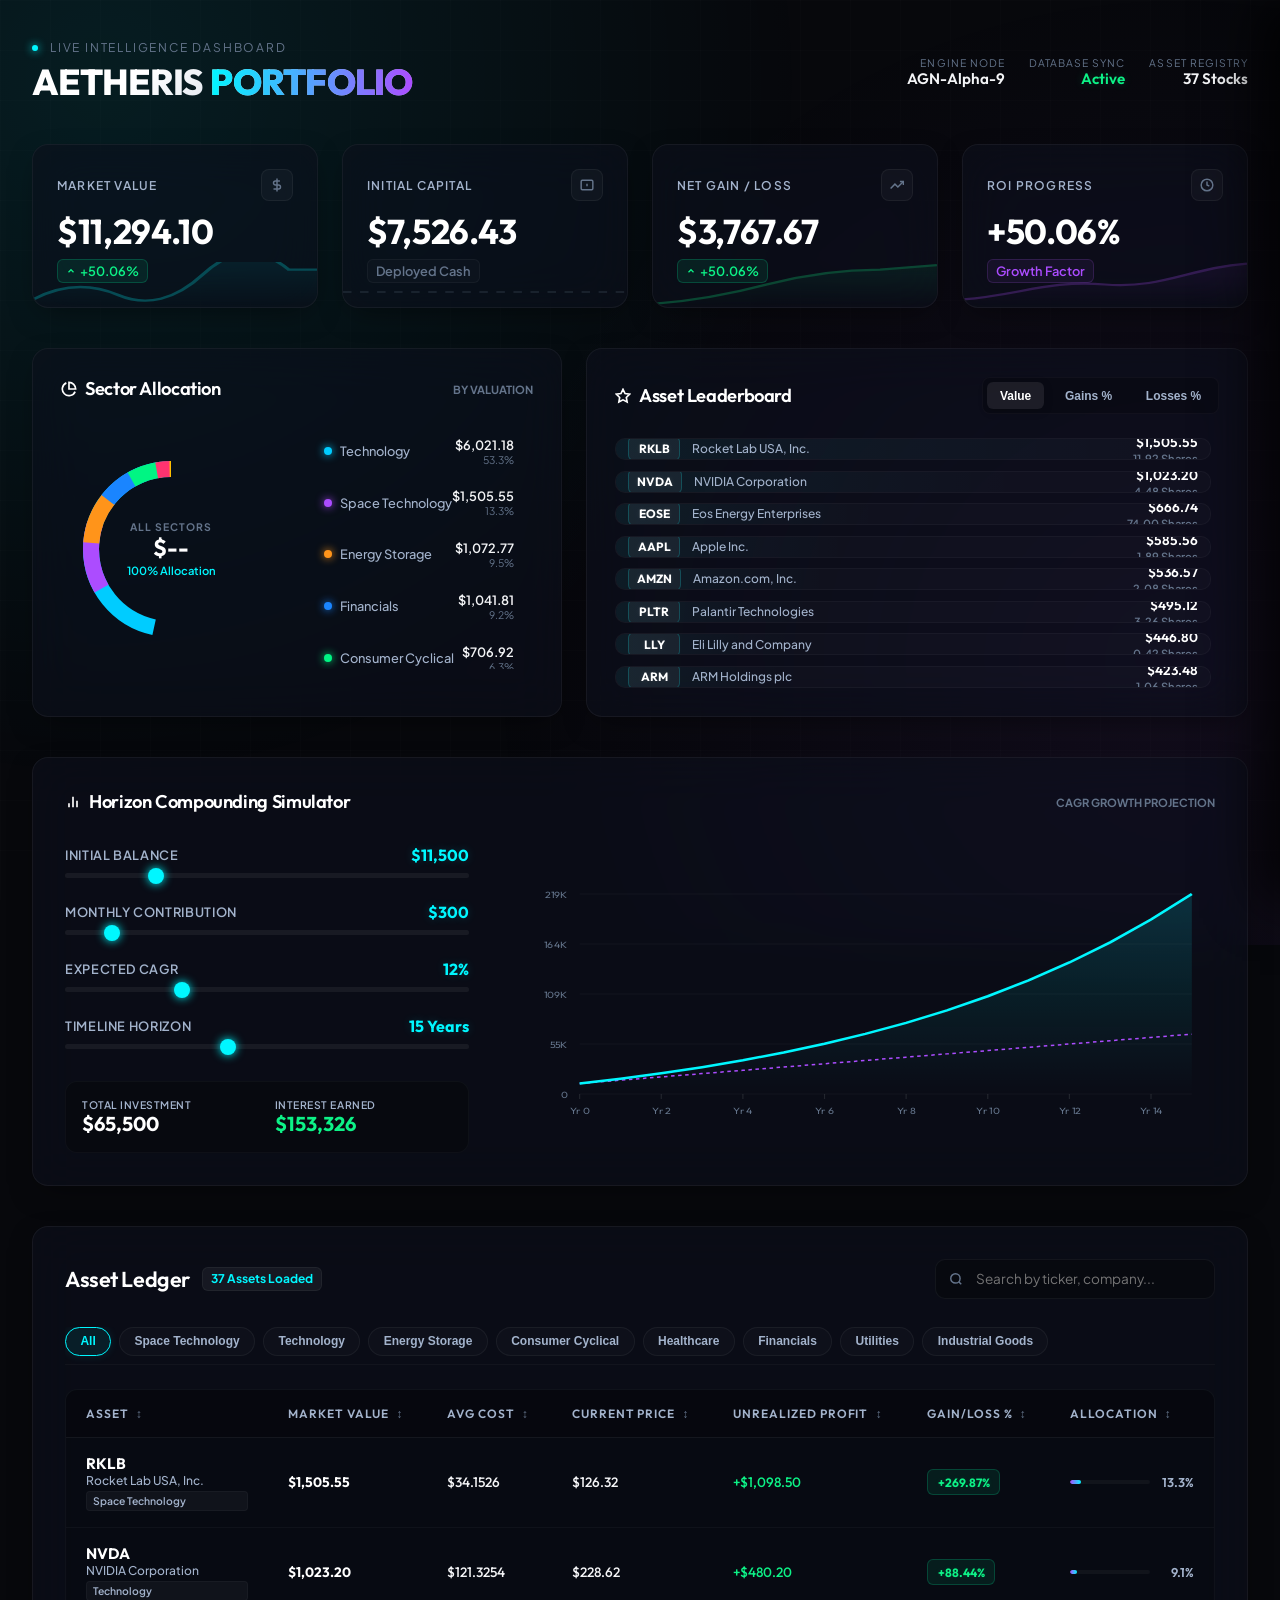
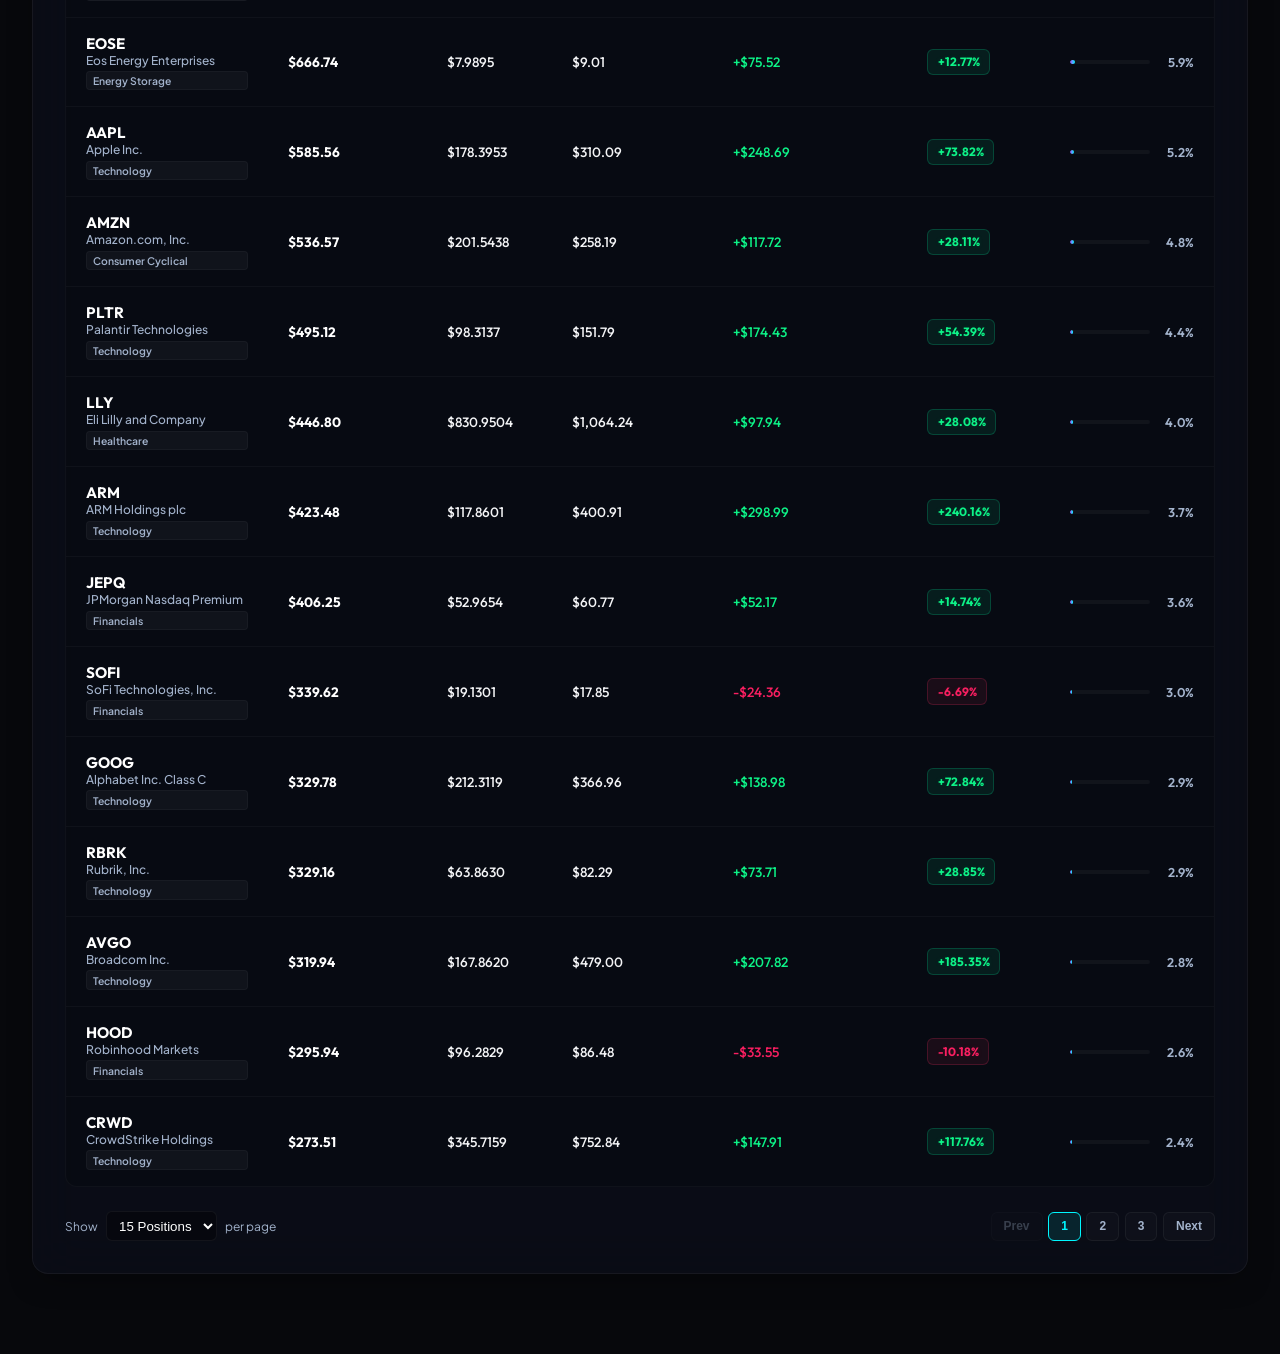
<file: Genie/stock_holder/holdings_dashboard.html>
<!DOCTYPE html>
<html lang="en">
<head>
  <meta charset="UTF-8">
  <meta name="viewport" content="width=device-width, initial-scale=1.0">
  <title>Aetheris // Pop's Premium Portfolio Intelligence</title>
  
  <!-- Premium Fonts -->
  <link rel="preconnect" href="https://fonts.googleapis.com">
  <link rel="preconnect" href="https://fonts.gstatic.com" crossorigin>
  <link href="https://fonts.googleapis.com/css2?family=Outfit:wght@300;400;500;600;700;800&family=Plus+Jakarta+Sans:wght@300;400;500;600;700&display=swap" rel="stylesheet">
  
  <style>
    /* ==========================================
       1. PREMIUM DESIGN SYSTEM VARIABLES & RESET
       ========================================== */
    :root {
      --bg-dark: #07080c;
      --bg-card: rgba(13, 16, 27, 0.65);
      --bg-card-hover: rgba(20, 25, 42, 0.8);
      --border-color: rgba(255, 255, 255, 0.05);
      --border-hover: rgba(0, 242, 254, 0.25);
      
      /* Neon Accents */
      --primary: hsl(182, 100%, 50%);       /* Electric Cyan */
      --primary-rgb: 0, 242, 254;
      --secondary: hsl(272, 100%, 65%);     /* Cyber Purple */
      --secondary-rgb: 157, 78, 221;
      --accent: hsl(212, 100%, 55%);        /* Ice Blue */
      
      /* Semantic Colors */
      --success: hsl(152, 90%, 50%);        /* Vibrant Emerald */
      --success-bg: rgba(0, 245, 160, 0.08);
      --success-border: rgba(0, 245, 160, 0.2);
      --danger: hsl(342, 95%, 55%);         /* Cyber Crimson */
      --danger-bg: rgba(255, 51, 102, 0.08);
      --danger-border: rgba(255, 51, 102, 0.2);
      
      /* Typography Colors */
      --text-primary: #f3f4f6;
      --text-secondary: #a3b3cc;
      --text-muted: #64748b;
      --text-dim: #3d495c;
    }

    * {
      box-sizing: border-box;
      margin: 0;
      padding: 0;
    }

    body {
      background-color: var(--bg-dark);
      color: var(--text-primary);
      font-family: 'Plus Jakarta Sans', -apple-system, sans-serif;
      min-height: 100vh;
      overflow-x: hidden;
      position: relative;
    }

    /* Ambient Glowing Orbs and Sci-Fi Grid */
    body::before {
      content: "";
      position: fixed;
      top: -15%;
      left: -10%;
      width: 120vw;
      height: 120vh;
      background: 
        radial-gradient(circle at 15% 20%, rgba(var(--primary-rgb), 0.09) 0%, transparent 45%),
        radial-gradient(circle at 85% 75%, rgba(var(--secondary-rgb), 0.08) 0%, transparent 45%);
      z-index: -2;
      pointer-events: none;
    }

    body::after {
      content: "";
      position: fixed;
      top: 0;
      left: 0;
      width: 100vw;
      height: 100vh;
      background-size: 50px 50px;
      background-image: 
        linear-gradient(to right, rgba(255, 255, 255, 0.012) 1px, transparent 1px),
        linear-gradient(to bottom, rgba(255, 255, 255, 0.012) 1px, transparent 1px);
      z-index: -1;
      pointer-events: none;
    }

    /* Elegant Custom Scrollbar */
    ::-webkit-scrollbar {
      width: 8px;
      height: 8px;
    }
    ::-webkit-scrollbar-track {
      background: rgba(0, 0, 0, 0.3);
    }
    ::-webkit-scrollbar-thumb {
      background: rgba(255, 255, 255, 0.1);
      border-radius: 10px;
    }
    ::-webkit-scrollbar-thumb:hover {
      background: rgba(var(--primary-rgb), 0.3);
    }

    /* ==========================================
       2. TYPOGRAPHY & LAYOUT UTILITIES
       ========================================== */
    h1, h2, h3, h4 {
      font-family: 'Outfit', sans-serif;
      font-weight: 600;
      letter-spacing: -0.02em;
    }

    .container {
      max-width: 1440px;
      margin: 0 auto;
      padding: 2.5rem 2rem;
    }

    /* Glassmorphic Base Card */
    .glass-card {
      background: var(--bg-card);
      backdrop-filter: blur(24px) saturate(180%);
      -webkit-backdrop-filter: blur(24px) saturate(180%);
      border: 1px solid var(--border-color);
      border-radius: 16px;
      box-shadow: 0 10px 30px -10px rgba(0, 0, 0, 0.5);
      transition: all 0.3s cubic-bezier(0.16, 1, 0.3, 1);
    }

    .glass-card:hover {
      border-color: var(--border-hover);
      box-shadow: 0 15px 40px -10px rgba(0, 0, 0, 0.6), 
                  0 0 20px rgba(var(--primary-rgb), 0.05);
    }

    /* ==========================================
       3. HEADER COMPONENT
       ========================================== */
    header {
      display: flex;
      justify-content: space-between;
      align-items: center;
      margin-bottom: 2.5rem;
      position: relative;
    }

    .brand-group {
      display: flex;
      flex-direction: column;
    }

    .brand-meta {
      display: flex;
      align-items: center;
      gap: 0.75rem;
      font-size: 0.75rem;
      text-transform: uppercase;
      letter-spacing: 0.15em;
      color: var(--text-muted);
      margin-bottom: 0.25rem;
    }

    .live-dot {
      width: 6px;
      height: 6px;
      background-color: var(--primary);
      border-radius: 50%;
      box-shadow: 0 0 8px var(--primary);
      animation: pulse-glow 2s infinite;
    }

    .brand-title {
      font-size: 2.25rem;
      font-weight: 800;
      background: linear-gradient(135deg, #fff 30%, var(--text-secondary) 100%);
      -webkit-background-clip: text;
      -webkit-text-fill-color: transparent;
      display: flex;
      align-items: center;
      gap: 0.5rem;
    }

    .brand-title span {
      background: linear-gradient(90deg, var(--primary) 0%, var(--secondary) 100%);
      -webkit-background-clip: text;
      -webkit-text-fill-color: transparent;
    }

    .system-status {
      display: flex;
      align-items: center;
      gap: 1.5rem;
    }

    .status-item {
      display: flex;
      flex-direction: column;
      align-items: flex-end;
    }

    .status-label {
      font-size: 0.65rem;
      text-transform: uppercase;
      letter-spacing: 0.1em;
      color: var(--text-muted);
    }

    .status-value {
      font-family: 'Outfit', sans-serif;
      font-weight: 600;
      font-size: 0.95rem;
      color: var(--text-primary);
    }

    .status-value.success {
      color: var(--success);
      text-shadow: 0 0 10px rgba(0, 245, 160, 0.2);
    }

    /* ==========================================
       4. TOP KPI CARDS SECTION
       ========================================== */
    .kpi-grid {
      display: grid;
      grid-template-columns: repeat(4, 1fr);
      gap: 1.5rem;
      margin-bottom: 2.5rem;
    }

    .kpi-card {
      padding: 1.5rem;
      position: relative;
      overflow: hidden;
    }

    .kpi-label-row {
      display: flex;
      justify-content: space-between;
      align-items: center;
      margin-bottom: 0.75rem;
    }

    .kpi-label {
      font-size: 0.75rem;
      text-transform: uppercase;
      letter-spacing: 0.1em;
      color: var(--text-secondary);
      font-weight: 600;
    }

    .kpi-icon {
      color: var(--text-muted);
      display: flex;
      align-items: center;
      justify-content: center;
      width: 32px;
      height: 32px;
      border-radius: 8px;
      background: rgba(255, 255, 255, 0.03);
      border: 1px solid rgba(255, 255, 255, 0.05);
    }

    .kpi-value {
      font-family: 'Outfit', sans-serif;
      font-size: 2.15rem;
      font-weight: 700;
      color: #fff;
      line-height: 1.1;
      margin-bottom: 0.5rem;
      letter-spacing: -0.01em;
    }

    .kpi-trend {
      display: inline-flex;
      align-items: center;
      gap: 0.25rem;
      font-size: 0.8rem;
      font-weight: 600;
      padding: 0.2rem 0.5rem;
      border-radius: 6px;
    }

    .kpi-trend.up {
      color: var(--success);
      background: var(--success-bg);
      border: 1px solid var(--success-border);
    }

    .kpi-trend.down {
      color: var(--danger);
      background: var(--danger-bg);
      border: 1px solid var(--danger-border);
    }

    /* Card Micro Sparklines */
    .kpi-sparkline {
      position: absolute;
      bottom: 0;
      left: 0;
      width: 100%;
      height: 45px;
      pointer-events: none;
      opacity: 0.25;
      transition: opacity 0.3s ease;
    }

    .kpi-card:hover .kpi-sparkline {
      opacity: 0.55;
    }

    /* ==========================================
       5. CHARTS & ANALYTICS LAYOUT
       ========================================== */
    .charts-grid {
      display: grid;
      grid-template-columns: 4fr 5fr;
      gap: 1.5rem;
      margin-bottom: 2.5rem;
    }

    .chart-card {
      padding: 1.75rem;
      display: flex;
      flex-direction: column;
      position: relative;
    }

    .chart-header {
      display: flex;
      justify-content: space-between;
      align-items: center;
      margin-bottom: 1.5rem;
    }

    .chart-title {
      font-size: 1.15rem;
      font-weight: 600;
      color: #fff;
      display: flex;
      align-items: center;
      gap: 0.5rem;
    }

    /* Chart Interactive Tabs */
    .chart-tabs {
      display: flex;
      gap: 0.5rem;
      background: rgba(0, 0, 0, 0.2);
      padding: 0.25rem;
      border-radius: 8px;
      border: 1px solid rgba(255, 255, 255, 0.03);
    }

    .tab-btn {
      background: transparent;
      border: none;
      color: var(--text-secondary);
      padding: 0.4rem 0.8rem;
      font-size: 0.75rem;
      font-weight: 600;
      border-radius: 6px;
      cursor: pointer;
      transition: all 0.2s ease;
    }

    .tab-btn.active {
      background: rgba(255, 255, 255, 0.08);
      color: #fff;
      box-shadow: 0 2px 10px rgba(0, 0, 0, 0.2);
    }

    /* Donut Chart Visual Setup */
    .donut-container {
      display: flex;
      align-items: center;
      justify-content: center;
      gap: 2rem;
      height: 250px;
      position: relative;
    }

    .donut-visual-wrapper {
      position: relative;
      width: 220px;
      height: 220px;
    }

    .donut-center-info {
      position: absolute;
      top: 50%;
      left: 50%;
      transform: translate(-50%, -50%);
      text-align: center;
      display: flex;
      flex-direction: column;
      align-items: center;
      width: 140px;
      pointer-events: none;
    }

    .donut-center-label {
      font-size: 0.65rem;
      text-transform: uppercase;
      letter-spacing: 0.1em;
      color: var(--text-muted);
      margin-bottom: 0.15rem;
      font-weight: 700;
    }

    .donut-center-value {
      font-family: 'Outfit', sans-serif;
      font-size: 1.45rem;
      font-weight: 700;
      color: #fff;
      line-height: 1.1;
      margin-bottom: 0.15rem;
    }

    .donut-center-sub {
      font-size: 0.7rem;
      color: var(--primary);
      font-weight: 600;
    }

    /* Sector Legend Styles */
    .donut-legend {
      flex: 1;
      display: flex;
      flex-direction: column;
      gap: 0.5rem;
      max-height: 240px;
      overflow-y: auto;
      padding-right: 0.5rem;
    }

    .legend-item {
      display: flex;
      align-items: center;
      justify-content: space-between;
      padding: 0.4rem 0.6rem;
      border-radius: 8px;
      cursor: pointer;
      transition: all 0.2s ease;
      border: 1px solid transparent;
    }

    .legend-item:hover {
      background: rgba(255, 255, 255, 0.03);
      border-color: rgba(255, 255, 255, 0.05);
    }

    .legend-item.dimmed {
      opacity: 0.25;
    }

    .legend-label-col {
      display: flex;
      align-items: center;
      gap: 0.5rem;
    }

    .legend-color-dot {
      width: 8px;
      height: 8px;
      border-radius: 50%;
    }

    .legend-name {
      font-size: 0.8rem;
      color: var(--text-secondary);
      font-weight: 500;
      white-space: nowrap;
      text-overflow: ellipsis;
      overflow: hidden;
      max-width: 140px;
    }

    .legend-value-col {
      text-align: right;
    }

    .legend-val {
      font-size: 0.8rem;
      font-weight: 600;
      color: var(--text-primary);
    }

    .legend-pct {
      font-size: 0.65rem;
      color: var(--text-muted);
    }

    /* Leaderboards Stack View */
    .leaderboard-container {
      display: flex;
      flex-direction: column;
      gap: 0.65rem;
      height: 250px;
      overflow-y: auto;
      padding-right: 0.5rem;
    }

    .leaderboard-row {
      display: flex;
      align-items: center;
      justify-content: space-between;
      padding: 0.5rem 0.75rem;
      background: rgba(255, 255, 255, 0.02);
      border: 1px solid rgba(255, 255, 255, 0.03);
      border-radius: 10px;
      transition: all 0.25s cubic-bezier(0.16, 1, 0.3, 1);
      position: relative;
      overflow: hidden;
    }

    .leaderboard-row:hover {
      background: rgba(255, 255, 255, 0.04);
      border-color: rgba(255, 255, 255, 0.08);
      transform: translateX(4px);
    }

    /* Background fills represent comparative weight */
    .row-bg-progress {
      position: absolute;
      top: 0;
      left: 0;
      height: 100%;
      background: linear-gradient(90deg, rgba(var(--primary-rgb), 0.035) 0%, rgba(var(--primary-rgb), 0.005) 100%);
      z-index: 1;
      transition: width 0.8s cubic-bezier(0.16, 1, 0.3, 1);
      pointer-events: none;
    }

    .leaderboard-row:hover .row-bg-progress {
      background: linear-gradient(90deg, rgba(var(--primary-rgb), 0.055) 0%, rgba(var(--primary-rgb), 0.005) 100%);
    }

    .row-asset-details {
      display: flex;
      align-items: center;
      gap: 0.75rem;
      z-index: 2;
    }

    .row-ticker-badge {
      font-family: 'Outfit', sans-serif;
      font-size: 0.75rem;
      font-weight: 700;
      color: #fff;
      padding: 0.25rem 0.5rem;
      background: rgba(255, 255, 255, 0.05);
      border-radius: 6px;
      border: 1px solid rgba(255, 255, 255, 0.05);
      min-width: 52px;
      text-align: center;
      text-shadow: 0 0 5px rgba(255,255,255,0.1);
    }

    .row-company-name {
      font-size: 0.75rem;
      color: var(--text-secondary);
      font-weight: 500;
      white-space: nowrap;
      text-overflow: ellipsis;
      overflow: hidden;
      max-width: 170px;
    }

    .row-metrics-col {
      text-align: right;
      z-index: 2;
    }

    .row-val {
      font-family: 'Outfit', sans-serif;
      font-size: 0.85rem;
      font-weight: 600;
      color: #fff;
    }

    .row-subval {
      font-size: 0.7rem;
      font-weight: 600;
    }

    /* ==========================================
       6. INTERACTIVE PROJECTION CALCULATOR CARD
       ========================================== */
    .projection-card {
      margin-bottom: 2.5rem;
      padding: 2rem;
    }

    .projection-grid {
      display: grid;
      grid-template-columns: 4fr 7fr;
      gap: 2.5rem;
      align-items: center;
    }

    .calculator-panel {
      display: flex;
      flex-direction: column;
      gap: 1.5rem;
    }

    .calc-input-group {
      display: flex;
      flex-direction: column;
      gap: 0.5rem;
    }

    .calc-label-row {
      display: flex;
      justify-content: space-between;
      align-items: center;
    }

    .calc-label {
      font-size: 0.8rem;
      font-weight: 600;
      color: var(--text-secondary);
      text-transform: uppercase;
      letter-spacing: 0.05em;
    }

    .calc-val-bubble {
      font-family: 'Outfit', sans-serif;
      font-weight: 700;
      font-size: 1rem;
      color: var(--primary);
      text-shadow: 0 0 10px rgba(var(--primary-rgb), 0.2);
    }

    .calc-slider {
      -webkit-appearance: none;
      width: 100%;
      height: 5px;
      border-radius: 3px;
      background: rgba(255, 255, 255, 0.06);
      outline: none;
      transition: background 0.3s;
    }

    .calc-slider::-webkit-slider-thumb {
      -webkit-appearance: none;
      appearance: none;
      width: 16px;
      height: 16px;
      border-radius: 50%;
      background: var(--primary);
      box-shadow: 0 0 10px var(--primary);
      cursor: pointer;
      transition: transform 0.1s ease;
    }

    .calc-slider::-webkit-slider-thumb:hover {
      transform: scale(1.2);
    }

    .projection-summary {
      display: grid;
      grid-template-columns: 1fr 1fr;
      gap: 1rem;
      background: rgba(0, 0, 0, 0.25);
      border: 1px solid rgba(255, 255, 255, 0.03);
      padding: 1rem;
      border-radius: 12px;
      margin-top: 0.5rem;
    }

    .summary-metric {
      display: flex;
      flex-direction: column;
    }

    .summary-metric-val {
      font-family: 'Outfit', sans-serif;
      font-size: 1.25rem;
      font-weight: 700;
      color: #fff;
    }

    /* Projection SVG Elements */
    .projection-visual-panel {
      position: relative;
      display: flex;
      flex-direction: column;
      align-items: center;
    }

    .projection-svg-wrapper {
      width: 100%;
      height: 250px;
      position: relative;
    }

    .chart-tooltip {
      position: absolute;
      top: 10px;
      left: 10px;
      background: rgba(13, 16, 27, 0.9);
      border: 1px solid rgba(255, 255, 255, 0.1);
      padding: 0.5rem 0.75rem;
      border-radius: 8px;
      pointer-events: none;
      opacity: 0;
      transition: opacity 0.2s ease;
      font-size: 0.75rem;
      z-index: 10;
      box-shadow: 0 5px 15px rgba(0, 0, 0, 0.5);
    }

    /* ==========================================
       7. HOLDINGS LEDGER / DATA TABLE SECTION
       ========================================== */
    .ledger-card {
      padding: 2rem;
      margin-bottom: 2.5rem;
    }

    .ledger-header {
      display: flex;
      justify-content: space-between;
      align-items: center;
      flex-wrap: wrap;
      gap: 1.5rem;
      margin-bottom: 1.75rem;
    }

    .ledger-title-group {
      display: flex;
      align-items: center;
      gap: 0.75rem;
    }

    .ledger-title-count {
      font-size: 0.75rem;
      font-weight: 700;
      padding: 0.2rem 0.5rem;
      background: rgba(255, 255, 255, 0.05);
      border: 1px solid rgba(255, 255, 255, 0.05);
      color: var(--primary);
      border-radius: 6px;
    }

    .ledger-controls {
      display: flex;
      align-items: center;
      gap: 1rem;
      flex-wrap: wrap;
    }

    /* Glowing Search Bar */
    .search-wrapper {
      position: relative;
      min-width: 280px;
    }

    .search-input {
      width: 100%;
      background: rgba(0, 0, 0, 0.25);
      border: 1px solid var(--border-color);
      border-radius: 10px;
      padding: 0.65rem 1rem 0.65rem 2.5rem;
      color: #fff;
      font-family: inherit;
      font-size: 0.85rem;
      outline: none;
      transition: all 0.3s ease;
    }

    .search-input:focus {
      border-color: var(--primary);
      box-shadow: 0 0 15px rgba(var(--primary-rgb), 0.15);
      background: rgba(0, 0, 0, 0.4);
    }

    .search-icon {
      position: absolute;
      left: 0.85rem;
      top: 50%;
      transform: translateY(-50%);
      color: var(--text-muted);
      pointer-events: none;
    }

    /* Filter Chips Container */
    .filter-scroll-container {
      display: flex;
      gap: 0.5rem;
      overflow-x: auto;
      padding-bottom: 0.5rem;
      margin-bottom: 1.5rem;
      border-bottom: 1px solid rgba(255, 255, 255, 0.03);
    }

    .filter-chip {
      background: rgba(255, 255, 255, 0.02);
      border: 1px solid rgba(255, 255, 255, 0.05);
      color: var(--text-secondary);
      padding: 0.4rem 0.9rem;
      font-size: 0.75rem;
      font-weight: 600;
      border-radius: 20px;
      cursor: pointer;
      white-space: nowrap;
      transition: all 0.2s cubic-bezier(0.16, 1, 0.3, 1);
    }

    .filter-chip:hover {
      background: rgba(255, 255, 255, 0.05);
      border-color: rgba(255, 255, 255, 0.1);
      color: #fff;
    }

    .filter-chip.active {
      background: rgba(var(--primary-rgb), 0.08);
      border-color: var(--primary);
      color: var(--primary);
      box-shadow: 0 0 10px rgba(var(--primary-rgb), 0.1);
    }

    /* Breathtaking Table Layout */
    .table-responsive {
      width: 100%;
      overflow-x: auto;
      border-radius: 12px;
      background: rgba(0, 0, 0, 0.15);
      border: 1px solid rgba(255, 255, 255, 0.03);
    }

    table {
      width: 100%;
      border-collapse: collapse;
      text-align: left;
      font-size: 0.85rem;
    }

    th {
      font-family: 'Outfit', sans-serif;
      font-weight: 600;
      text-transform: uppercase;
      font-size: 0.75rem;
      letter-spacing: 0.08em;
      color: var(--text-secondary);
      padding: 1rem 1.25rem;
      border-bottom: 1px solid rgba(255, 255, 255, 0.05);
      background: rgba(0, 0, 0, 0.2);
      cursor: pointer;
      user-select: none;
      transition: background 0.2s;
    }

    th:hover {
      background: rgba(255, 255, 255, 0.03);
      color: #fff;
    }

    .sort-indicator {
      display: inline-flex;
      margin-left: 0.25rem;
      color: var(--text-muted);
    }

    td {
      padding: 1rem 1.25rem;
      border-bottom: 1px solid rgba(255, 255, 255, 0.03);
      color: var(--text-primary);
      transition: background 0.2s;
    }

    tr {
      cursor: pointer;
      transition: all 0.2s cubic-bezier(0.16, 1, 0.3, 1);
    }

    tr:last-child td {
      border-bottom: none;
    }

    tr:hover td {
      background: rgba(255, 255, 255, 0.02);
    }

    tr.highlighted td {
      background: rgba(var(--primary-rgb), 0.02);
      border-bottom-color: rgba(var(--primary-rgb), 0.1);
    }

    /* Elegant Custom Badges */
    .td-asset {
      display: flex;
      flex-direction: column;
    }

    .td-ticker {
      font-family: 'Outfit', sans-serif;
      font-weight: 700;
      color: #fff;
      font-size: 0.95rem;
      display: flex;
      align-items: center;
      gap: 0.5rem;
    }

    .td-company {
      font-size: 0.75rem;
      color: var(--text-secondary);
      font-weight: 500;
      white-space: nowrap;
      text-overflow: ellipsis;
      overflow: hidden;
      max-width: 180px;
    }

    .sector-badge {
      font-size: 0.65rem;
      font-weight: 600;
      padding: 0.15rem 0.4rem;
      border-radius: 4px;
      background: rgba(255, 255, 255, 0.04);
      color: var(--text-secondary);
      border: 1px solid rgba(255, 255, 255, 0.03);
      display: inline-block;
      margin-top: 0.2rem;
    }

    .numeric-cell {
      font-family: 'Outfit', sans-serif;
      font-weight: 500;
    }

    .bold-numeric {
      font-weight: 700;
      color: #fff;
    }

    .pill-badge {
      display: inline-flex;
      align-items: center;
      gap: 0.25rem;
      padding: 0.3rem 0.6rem;
      border-radius: 6px;
      font-size: 0.75rem;
      font-weight: 700;
      font-family: 'Outfit', sans-serif;
    }

    .pill-badge.up {
      color: var(--success);
      background: var(--success-bg);
      border: 1px solid var(--success-border);
      text-shadow: 0 0 5px rgba(0, 245, 160, 0.1);
    }

    .pill-badge.down {
      color: var(--danger);
      background: var(--danger-bg);
      border: 1px solid var(--danger-border);
      text-shadow: 0 0 5px rgba(255, 51, 102, 0.1);
    }

    /* Allocation Progress Bar */
    .allocation-bar-container {
      display: flex;
      align-items: center;
      gap: 0.75rem;
      min-width: 120px;
    }

    .allocation-bar-track {
      flex: 1;
      height: 4px;
      background: rgba(255, 255, 255, 0.04);
      border-radius: 2px;
      overflow: hidden;
      position: relative;
    }

    .allocation-bar-fill {
      height: 100%;
      background: linear-gradient(90deg, var(--secondary) 0%, var(--primary) 100%);
      border-radius: 2px;
      transition: width 0.8s cubic-bezier(0.16, 1, 0.3, 1);
    }

    .allocation-text {
      font-family: 'Outfit', sans-serif;
      font-size: 0.8rem;
      font-weight: 600;
      color: var(--text-secondary);
      min-width: 32px;
      text-align: right;
    }

    /* Pagination Footer Container */
    .pagination-footer {
      display: flex;
      justify-content: space-between;
      align-items: center;
      margin-top: 1.5rem;
      flex-wrap: wrap;
      gap: 1rem;
    }

    .entries-selector-group {
      display: flex;
      align-items: center;
      gap: 0.5rem;
      font-size: 0.75rem;
      color: var(--text-secondary);
    }

    .entries-select {
      background: rgba(0, 0, 0, 0.3);
      border: 1px solid var(--border-color);
      color: #fff;
      padding: 0.35rem 0.5rem;
      border-radius: 6px;
      outline: none;
      cursor: pointer;
    }

    .pagination-controls {
      display: flex;
      align-items: center;
      gap: 0.35rem;
    }

    .page-btn {
      background: rgba(255, 255, 255, 0.02);
      border: 1px solid rgba(255, 255, 255, 0.05);
      color: var(--text-secondary);
      padding: 0.4rem 0.75rem;
      font-size: 0.75rem;
      font-weight: 600;
      border-radius: 6px;
      cursor: pointer;
      transition: all 0.2s ease;
      display: flex;
      align-items: center;
      justify-content: center;
    }

    .page-btn:hover:not(:disabled) {
      background: rgba(255, 255, 255, 0.06);
      color: #fff;
      border-color: rgba(255, 255, 255, 0.1);
    }

    .page-btn.active {
      background: rgba(var(--primary-rgb), 0.1);
      border-color: var(--primary);
      color: var(--primary);
    }

    .page-btn:disabled {
      opacity: 0.3;
      cursor: not-allowed;
    }

    /* ==========================================
       8. SIDE PANEL DETAILS DRAWER
       ========================================== */
    .drawer-overlay {
      position: fixed;
      top: 0;
      left: 0;
      width: 100vw;
      height: 100vh;
      background: rgba(4, 5, 8, 0.5);
      backdrop-filter: blur(8px);
      z-index: 1000;
      opacity: 0;
      pointer-events: none;
      transition: opacity 0.3s ease;
    }

    .drawer-overlay.active {
      opacity: 1;
      pointer-events: all;
    }

    .details-drawer {
      position: fixed;
      top: 0;
      right: 0;
      width: 440px;
      height: 100vh;
      background: rgba(10, 12, 22, 0.92);
      backdrop-filter: blur(40px) saturate(180%);
      border-left: 1px solid rgba(255, 255, 255, 0.08);
      z-index: 1001;
      transform: translateX(100%);
      transition: transform 0.4s cubic-bezier(0.16, 1, 0.3, 1);
      box-shadow: -20px 0 50px rgba(0, 0, 0, 0.8);
      display: flex;
      flex-direction: column;
      padding: 2.25rem;
      overflow-y: auto;
    }

    .details-drawer.active {
      transform: translateX(0);
    }

    .drawer-header {
      display: flex;
      justify-content: space-between;
      align-items: center;
      margin-bottom: 2rem;
    }

    .drawer-close-btn {
      background: rgba(255, 255, 255, 0.04);
      border: 1px solid rgba(255, 255, 255, 0.05);
      color: var(--text-secondary);
      border-radius: 50%;
      width: 32px;
      height: 32px;
      display: flex;
      align-items: center;
      justify-content: center;
      cursor: pointer;
      transition: all 0.2s ease;
    }

    .drawer-close-btn:hover {
      background: rgba(255, 51, 102, 0.1);
      color: var(--danger);
      border-color: rgba(255, 51, 102, 0.2);
    }

    .drawer-asset-profile {
      margin-bottom: 2rem;
    }

    .drawer-ticker-row {
      display: flex;
      align-items: center;
      justify-content: space-between;
    }

    .drawer-ticker {
      font-family: 'Outfit', sans-serif;
      font-size: 2.25rem;
      font-weight: 800;
      color: #fff;
    }

    .drawer-company {
      font-size: 0.95rem;
      color: var(--text-secondary);
      font-weight: 500;
      margin-top: 0.15rem;
      margin-bottom: 0.75rem;
    }

    .drawer-badge-grid {
      display: flex;
      gap: 0.5rem;
    }

    .drawer-badge {
      font-size: 0.7rem;
      font-weight: 600;
      padding: 0.25rem 0.6rem;
      border-radius: 6px;
      background: rgba(255, 255, 255, 0.03);
      border: 1px solid rgba(255, 255, 255, 0.05);
      color: var(--text-secondary);
    }

    .drawer-badge.colored {
      background: rgba(var(--primary-rgb), 0.06);
      border-color: rgba(var(--primary-rgb), 0.2);
      color: var(--primary);
    }

    .drawer-divider {
      height: 1px;
      background: rgba(255, 255, 255, 0.06);
      margin-bottom: 1.75rem;
    }

    .drawer-stats-grid {
      display: grid;
      grid-template-columns: 1fr 1fr;
      gap: 1.25rem;
      margin-bottom: 2rem;
    }

    .drawer-stat-card {
      background: rgba(255, 255, 255, 0.02);
      border: 1px solid rgba(255, 255, 255, 0.03);
      border-radius: 12px;
      padding: 1rem;
    }

    .drawer-stat-label {
      font-size: 0.65rem;
      text-transform: uppercase;
      letter-spacing: 0.05em;
      color: var(--text-muted);
      margin-bottom: 0.35rem;
    }

    .drawer-stat-val {
      font-family: 'Outfit', sans-serif;
      font-size: 1.2rem;
      font-weight: 700;
      color: #fff;
    }

    /* Position visual indicator inside drawer */
    .position-comparison-widget {
      background: rgba(0, 0, 0, 0.2);
      border: 1px solid rgba(255, 255, 255, 0.03);
      border-radius: 12px;
      padding: 1.25rem;
      margin-bottom: 2rem;
    }

    .widget-title {
      font-size: 0.75rem;
      text-transform: uppercase;
      letter-spacing: 0.05em;
      color: var(--text-secondary);
      margin-bottom: 0.75rem;
      font-weight: 700;
    }

    .range-bar-track {
      height: 6px;
      background: rgba(255, 255, 255, 0.05);
      border-radius: 3px;
      position: relative;
      margin: 1.5rem 0 0.5rem 0;
    }

    .range-marker {
      position: absolute;
      top: 50%;
      width: 12px;
      height: 12px;
      border-radius: 50%;
      transform: translate(-50%, -50%);
      box-shadow: 0 0 8px currentColor;
    }

    .range-marker.avg {
      background: var(--secondary);
      color: var(--secondary);
    }

    .range-marker.curr {
      background: var(--primary);
      color: var(--primary);
    }

    .range-legend {
      display: flex;
      justify-content: space-between;
      font-size: 0.7rem;
      color: var(--text-muted);
      margin-top: 0.5rem;
    }

    .range-indicator-labels {
      display: flex;
      justify-content: space-between;
      font-size: 0.7rem;
      margin-bottom: 0.5rem;
    }

    .range-indicator-label {
      display: flex;
      align-items: center;
      gap: 0.25rem;
    }

    /* Custom Projection simulation for drawer asset */
    .drawer-projection-box {
      background: rgba(var(--primary-rgb), 0.03);
      border: 1px solid rgba(var(--primary-rgb), 0.1);
      border-radius: 12px;
      padding: 1.25rem;
    }

    /* ==========================================
       9. REUSABLE ANIMATIONS
       ========================================== */
    @keyframes pulse-glow {
      0% {
        transform: scale(0.9);
        box-shadow: 0 0 5px rgba(var(--primary-rgb), 0.5);
      }
      50% {
        transform: scale(1.1);
        box-shadow: 0 0 15px rgba(var(--primary-rgb), 0.8);
      }
      100% {
        transform: scale(0.9);
        box-shadow: 0 0 5px rgba(var(--primary-rgb), 0.5);
      }
    }

    @keyframes rotate-slow {
      from { transform: rotate(0deg); }
      to { transform: rotate(360deg); }
    }

    /* Responsive adjustments */
    @media (max-width: 1024px) {
      .kpi-grid {
        grid-template-columns: repeat(2, 1fr);
      }
      .charts-grid {
        grid-template-columns: 1fr;
      }
      .projection-grid {
        grid-template-columns: 1fr;
      }
    }

    @media (max-width: 640px) {
      .kpi-grid {
        grid-template-columns: 1fr;
      }
      header {
        flex-direction: column;
        align-items: flex-start;
        gap: 1rem;
      }
      .system-status {
        width: 100%;
        justify-content: space-between;
      }
      .details-drawer {
        width: 100%;
      }
    }
  </style>
</head>
<body>

  <div class="container">
    
    <!-- HEADER -->
    <header>
      <div class="brand-group">
        <div class="brand-meta">
          <div class="live-dot"></div>
          Live Intelligence Dashboard
        </div>
        <h1 class="brand-title">AETHERIS <span>PORTFOLIO</span></h1>
      </div>
      
      <div class="system-status">
        <div class="status-item">
          <span class="status-label">Engine Node</span>
          <span class="status-value">AGN-Alpha-9</span>
        </div>
        <div class="status-item">
          <span class="status-label">Database Sync</span>
          <span class="status-value success">Active</span>
        </div>
        <div class="status-item">
          <span class="status-label">Asset Registry</span>
          <span class="status-value">37 Stocks</span>
        </div>
      </div>
    </header>

    <!-- KPI METRICS SUMMARY -->
    <section class="kpi-grid">
      
      <!-- Total Valuation -->
      <div class="glass-card kpi-card">
        <div class="kpi-label-row">
          <span class="kpi-label">Market Value</span>
          <div class="kpi-icon">
            <svg width="14" height="14" viewBox="0 0 24 24" fill="none" stroke="currentColor" stroke-width="2.5"><path d="M12 1v22M17 5H9.5a3.5 3.5 0 0 0 0 7h5a3.5 3.5 0 0 1 0 7H6"/></svg>
          </div>
        </div>
        <div class="kpi-value" id="kpi-value-market">$--</div>
        <div class="kpi-trend up" id="kpi-growth-cap">
          <svg width="10" height="10" viewBox="0 0 24 24" fill="none" stroke="currentColor" stroke-width="3"><polyline points="18 15 12 9 6 15"/></svg>
          <span id="kpi-growth-percent">--%</span>
        </div>
        
        <!-- Subtle Sparkline -->
        <svg class="kpi-sparkline" viewBox="0 0 100 30" preserveAspectRatio="none">
          <defs>
            <linearGradient id="gradient-spark-1" x1="0" y1="0" x2="0" y2="1">
              <stop offset="0%" stop-color="var(--primary)" stop-opacity="0.3"/>
              <stop offset="100%" stop-color="var(--primary)" stop-opacity="0"/>
            </linearGradient>
          </defs>
          <path d="M0,25 Q15,10 30,22 T60,8 T90,5 L100,5 L100,30 L0,30 Z" fill="url(#gradient-spark-1)"></path>
          <path d="M0,25 Q15,10 30,22 T60,8 T90,5 L100,5" fill="none" stroke="var(--primary)" stroke-width="1.5"></path>
        </svg>
      </div>

      <!-- Cost Basis -->
      <div class="glass-card kpi-card">
        <div class="kpi-label-row">
          <span class="kpi-label">Initial Capital</span>
          <div class="kpi-icon">
            <svg width="14" height="14" viewBox="0 0 24 24" fill="none" stroke="currentColor" stroke-width="2.5"><rect x="2" y="4" width="20" height="16" rx="2" ry="2"/><line x1="12" y1="10" x2="12" y2="14"/></svg>
          </div>
        </div>
        <div class="kpi-value" id="kpi-value-cost">$--</div>
        <span class="kpi-trend" style="color: var(--text-muted); background: rgba(255,255,255,0.02); border: 1px solid rgba(255,255,255,0.04);">
          Deployed Cash
        </span>
        
        <!-- Muted Sparkline -->
        <svg class="kpi-sparkline" viewBox="0 0 100 30" preserveAspectRatio="none">
          <path d="M0,20 L100,20" fill="none" stroke="var(--text-muted)" stroke-width="1" stroke-dasharray="3,3"></path>
        </svg>
      </div>

      <!-- Unrealized Gains -->
      <div class="glass-card kpi-card">
        <div class="kpi-label-row">
          <span class="kpi-label">Net Gain / Loss</span>
          <div class="kpi-icon">
            <svg width="14" height="14" viewBox="0 0 24 24" fill="none" stroke="currentColor" stroke-width="2.5"><polyline points="23 6 13.5 15.5 8.5 10.5 1 18"/><polyline points="17 6 23 6 23 12"/></svg>
          </div>
        </div>
        <div class="kpi-value" id="kpi-value-gain">$--</div>
        <div class="kpi-trend up" id="kpi-gain-status">
          <svg width="10" height="10" viewBox="0 0 24 24" fill="none" stroke="currentColor" stroke-width="3"><polyline points="18 15 12 9 6 15"/></svg>
          <span id="kpi-gain-percent-badge">+--%</span>
        </div>
        
        <!-- Glowing Green Sparkline -->
        <svg class="kpi-sparkline" viewBox="0 0 100 30" preserveAspectRatio="none">
          <defs>
            <linearGradient id="gradient-spark-3" x1="0" y1="0" x2="0" y2="1">
              <stop offset="0%" stop-color="var(--success)" stop-opacity="0.3"/>
              <stop offset="100%" stop-color="var(--success)" stop-opacity="0"/>
            </linearGradient>
          </defs>
          <path d="M0,28 Q20,25 40,15 T80,5 L100,2 L100,30 L0,30 Z" fill="url(#gradient-spark-3)"></path>
          <path d="M0,28 Q20,25 40,15 T80,5 L100,2" fill="none" stroke="var(--success)" stroke-width="1.5"></path>
        </svg>
      </div>

      <!-- Net Growth Gauge Card -->
      <div class="glass-card kpi-card">
        <div class="kpi-label-row">
          <span class="kpi-label">ROI Progress</span>
          <div class="kpi-icon">
            <svg width="14" height="14" viewBox="0 0 24 24" fill="none" stroke="currentColor" stroke-width="2.5"><circle cx="12" cy="12" r="10"/><path d="M12 6v6l4 2"/></svg>
          </div>
        </div>
        <div class="kpi-value" id="kpi-value-roi">--%</div>
        <span class="kpi-trend up" id="kpi-roi-status-label" style="background: rgba(157, 78, 221, 0.08); border-color: rgba(157, 78, 221, 0.2); color: var(--secondary);">
          Growth Factor
        </span>
        
        <!-- Cyber Purple Sparkline -->
        <svg class="kpi-sparkline" viewBox="0 0 100 30" preserveAspectRatio="none">
          <defs>
            <linearGradient id="gradient-spark-4" x1="0" y1="0" x2="0" y2="1">
              <stop offset="0%" stop-color="var(--secondary)" stop-opacity="0.3"/>
              <stop offset="100%" stop-color="var(--secondary)" stop-opacity="0"/>
            </linearGradient>
          </defs>
          <path d="M0,25 C20,22 30,12 50,15 C70,18 80,4 100,1 L100,30 L0,30 Z" fill="url(#gradient-spark-4)"></path>
          <path d="M0,25 C20,22 30,12 50,15 C70,18 80,4 100,1" fill="none" stroke="var(--secondary)" stroke-width="1.5"></path>
        </svg>
      </div>

    </section>

    <!-- VISUAL ANALYTICS LAYOUT -->
    <section class="charts-grid">
      
      <!-- Sector Donut Chart -->
      <div class="glass-card chart-card">
        <div class="chart-header">
          <h2 class="chart-title">
            <svg width="16" height="16" viewBox="0 0 24 24" fill="none" stroke="currentColor" stroke-width="2.5"><path d="M21.21 15.89A10 10 0 1 1 8 2.83M22 12A10 10 0 0 0 12 2v10z"/></svg>
            Sector Allocation
          </h2>
          <span style="font-size: 0.7rem; color: var(--text-muted); font-weight: 700; text-transform: uppercase;">By Valuation</span>
        </div>
        
        <div class="donut-container">
          <div class="donut-visual-wrapper">
            <svg width="220" height="220" viewBox="0 0 220 220" id="donut-svg">
              <!-- Rings rendered dynamically inside JS -->
            </svg>
            <div class="donut-center-info">
              <span class="donut-center-label" id="donut-center-title">All Sectors</span>
              <span class="donut-center-value" id="donut-center-value">$--</span>
              <span class="donut-center-sub" id="donut-center-sub">100% Allocation</span>
            </div>
          </div>
          <div class="donut-legend" id="donut-legend-list">
            <!-- Legend rendered dynamically -->
          </div>
        </div>
      </div>

      <!-- Performance Leaders & Laggards Leaderboard -->
      <div class="glass-card chart-card">
        <div class="chart-header">
          <h2 class="chart-title">
            <svg width="16" height="16" viewBox="0 0 24 24" fill="none" stroke="currentColor" stroke-width="2.5"><polygon points="12 2 15.09 8.26 22 9.27 17 14.14 18.18 21.02 12 17.77 5.82 21.02 7 14.14 2 9.27 8.91 8.26 12 2"/></svg>
            Asset Leaderboard
          </h2>
          <div class="chart-tabs">
            <button class="tab-btn active" onclick="switchLeaderboardTab('value', this)">Value</button>
            <button class="tab-btn" onclick="switchLeaderboardTab('gains', this)">Gains %</button>
            <button class="tab-btn" onclick="switchLeaderboardTab('losses', this)">Losses %</button>
          </div>
        </div>
        
        <div class="leaderboard-container" id="leaderboard-stack">
          <!-- Rendered dynamically -->
        </div>
      </div>

    </section>

    <!-- DYNAMIC INVESTMENT PROJECTION CALCULATOR -->
    <section class="glass-card projection-card">
      <div class="chart-header" style="margin-bottom: 2rem;">
        <h2 class="chart-title">
          <svg width="16" height="16" viewBox="0 0 24 24" fill="none" stroke="currentColor" stroke-width="2.5"><line x1="18" y1="20" x2="18" y2="10"/><line x1="12" y1="20" x2="12" y2="4"/><line x1="6" y1="20" x2="6" y2="14"/></svg>
          Horizon Compounding Simulator
        </h2>
        <span style="font-size: 0.7rem; color: var(--text-muted); font-weight: 700; text-transform: uppercase;">CAGR Growth Projection</span>
      </div>

      <div class="projection-grid">
        
        <!-- Controls -->
        <div class="calculator-panel">
          
          <div class="calc-input-group">
            <div class="calc-label-row">
              <span class="calc-label">Initial Balance</span>
              <span class="calc-val-bubble" id="proj-val-init">$11,294.10</span>
            </div>
            <input type="range" class="calc-slider" id="proj-slider-init" min="1000" max="50000" step="500" value="11294" oninput="calculateProjection()">
          </div>

          <div class="calc-input-group">
            <div class="calc-label-row">
              <span class="calc-label">Monthly Contribution</span>
              <span class="calc-val-bubble" id="proj-val-monthly">$300</span>
            </div>
            <input type="range" class="calc-slider" id="proj-slider-monthly" min="0" max="3000" step="50" value="300" oninput="calculateProjection()">
          </div>

          <div class="calc-input-group">
            <div class="calc-label-row">
              <span class="calc-label">Expected CAGR</span>
              <span class="calc-val-bubble" id="proj-val-rate">12%</span>
            </div>
            <input type="range" class="calc-slider" id="proj-slider-rate" min="5" max="30" step="1" value="12" oninput="calculateProjection()">
          </div>

          <div class="calc-input-group">
            <div class="calc-label-row">
              <span class="calc-label">Timeline Horizon</span>
              <span class="calc-val-bubble" id="proj-val-years">15 Years</span>
            </div>
            <input type="range" class="calc-slider" id="proj-slider-years" min="5" max="30" step="1" value="15" oninput="calculateProjection()">
          </div>

          <div class="projection-summary">
            <div class="summary-metric">
              <span class="calc-label" style="font-size: 0.65rem;">Total Investment</span>
              <span class="summary-metric-val" id="proj-sum-invested">$--</span>
            </div>
            <div class="summary-metric">
              <span class="calc-label" style="font-size: 0.65rem;">Interest Earned</span>
              <span class="summary-metric-val" id="proj-sum-interest" style="color: var(--success);">$--</span>
            </div>
          </div>
        </div>

        <!-- Render Output Graph -->
        <div class="projection-visual-panel">
          <div class="projection-svg-wrapper" id="projection-svg-box">
            <div class="chart-tooltip" id="proj-chart-tooltip">--</div>
            <svg width="100%" height="100%" viewBox="0 0 600 250" preserveAspectRatio="none" id="projection-svg">
              <!-- Rendered via JS -->
            </svg>
          </div>
        </div>

      </div>
    </section>

    <!-- HOLDINGS LEDGER SECTION -->
    <section class="glass-card ledger-card">
      
      <div class="ledger-header">
        <div class="ledger-title-group">
          <h2 class="chart-title" style="font-size: 1.35rem;">Asset Ledger</h2>
          <span class="ledger-title-count" id="ledger-count">37 Assets Loaded</span>
        </div>
        
        <div class="ledger-controls">
          <div class="search-wrapper">
            <svg class="search-icon" width="14" height="14" viewBox="0 0 24 24" fill="none" stroke="currentColor" stroke-width="2.5"><circle cx="11" cy="11" r="8"/><line x1="21" y1="21" x2="16.65" y2="16.65"/></svg>
            <input type="text" class="search-input" id="table-search" placeholder="Search by ticker, company..." onkeyup="handleFilterChange()">
          </div>
        </div>
      </div>

      <!-- Quick Filter Chips -->
      <div class="filter-scroll-container" id="filter-chips">
        <!-- Generated Dynamically -->
      </div>

      <!-- Asset Grid Table -->
      <div class="table-responsive">
        <table id="holdings-table">
          <thead>
            <tr>
              <th onclick="handleSort('ticker')">Asset <span class="sort-indicator" id="sort-ticker">↕</span></th>
              <th onclick="handleSort('market_value')">Market Value <span class="sort-indicator" id="sort-market_value">↕</span></th>
              <th onclick="handleSort('avg_cost')">Avg Cost <span class="sort-indicator" id="sort-avg_cost">↕</span></th>
              <th onclick="handleSort('current_price')">Current Price <span class="sort-indicator" id="sort-current_price">↕</span></th>
              <th onclick="handleSort('gain')">Unrealized Profit <span class="sort-indicator" id="sort-gain">↕</span></th>
              <th onclick="handleSort('gain_pct')">Gain/Loss % <span class="sort-indicator" id="sort-gain_pct">↕</span></th>
              <th onclick="handleSort('allocation')">Allocation <span class="sort-indicator" id="sort-allocation">↕</span></th>
            </tr>
          </thead>
          <tbody id="table-body">
            <!-- Populated dynamically via JS -->
          </tbody>
        </table>
      </div>

      <!-- Pagination Footer -->
      <div class="pagination-footer">
        <div class="entries-selector-group">
          Show
          <select class="entries-select" id="page-size-select" onchange="changePageSize(this.value)">
            <option value="8">8 Positions</option>
            <option value="15" selected>15 Positions</option>
            <option value="30">30 Positions</option>
            <option value="all">All Positions</option>
          </select>
          per page
        </div>
        <div class="pagination-controls" id="pagination-nav">
          <!-- Populated dynamically -->
        </div>
      </div>

    </section>

  </div>

  <!-- DETAILS PANEL DRAWER -->
  <div class="drawer-overlay" id="drawer-overlay" onclick="closeDrawer()"></div>
  <div class="details-drawer" id="details-drawer">
    <div class="drawer-header">
      <h3 style="color: var(--text-muted); font-size: 0.75rem; text-transform: uppercase; letter-spacing: 0.1em;">Asset Diagnostics</h3>
      <button class="drawer-close-btn" onclick="closeDrawer()">&times;</button>
    </div>

    <div class="drawer-asset-profile" id="drawer-profile">
      <!-- Populated Dynamically -->
    </div>

    <div class="drawer-divider"></div>

    <div class="drawer-stats-grid" id="drawer-stats">
      <!-- Populated Dynamically -->
    </div>

    <div class="drawer-divider"></div>

    <!-- Position range comparing cost basis to market price -->
    <div class="position-comparison-widget" id="drawer-range-widget">
      <!-- Rendered dynamically -->
    </div>

    <!-- Mini compounding simulator for asset -->
    <div class="drawer-projection-box" id="drawer-sim-box">
      <!-- Rendered dynamically -->
    </div>
  </div>

  <!-- ==========================================
       10. APPLICATION CORE DATA AND SCRIPT
       ========================================== -->
  <script>
    // Asset Core Data Array Ingested
    const holdings = [
      {"ticker": "RKLB", "company": "Rocket Lab USA, Inc.", "shares": 11.9185157, "avg_cost": 34.1526, "current_price": 126.32, "market_value": 1505.55, "gain": 1098.50, "gain_pct": 269.87, "sector": "Space Technology"},
      {"ticker": "NVDA", "company": "NVIDIA Corporation", "shares": 4.4755656, "avg_cost": 121.3254, "current_price": 228.62, "market_value": 1023.20, "gain": 480.20, "gain_pct": 88.44, "sector": "Technology"},
      {"ticker": "EOSE", "company": "Eos Energy Enterprises", "shares": 74.0000000, "avg_cost": 7.9895, "current_price": 9.01, "market_value": 666.74, "gain": 75.52, "gain_pct": 12.77, "sector": "Energy Storage"},
      {"ticker": "AAPL", "company": "Apple Inc.", "shares": 1.8883674, "avg_cost": 178.3953, "current_price": 310.09, "market_value": 585.56, "gain": 248.69, "gain_pct": 73.82, "sector": "Technology"},
      {"ticker": "AMZN", "company": "Amazon.com, Inc.", "shares": 2.0782085, "avg_cost": 201.5438, "current_price": 258.19, "market_value": 536.57, "gain": 117.72, "gain_pct": 28.11, "sector": "Consumer Cyclical"},
      {"ticker": "PLTR", "company": "Palantir Technologies", "shares": 3.2619040, "avg_cost": 98.3137, "current_price": 151.79, "market_value": 495.12, "gain": 174.43, "gain_pct": 54.39, "sector": "Technology"},
      {"ticker": "LLY", "company": "Eli Lilly and Company", "shares": 0.4198325, "avg_cost": 830.9504, "current_price": 1064.24, "market_value": 446.80, "gain": 97.94, "gain_pct": 28.08, "sector": "Healthcare"},
      {"ticker": "ARM", "company": "ARM Holdings plc", "shares": 1.0562994, "avg_cost": 117.8601, "current_price": 400.91, "market_value": 423.48, "gain": 298.99, "gain_pct": 240.16, "sector": "Technology"},
      {"ticker": "JEPQ", "company": "JPMorgan Nasdaq Premium", "shares": 6.6849909, "avg_cost": 52.9654, "current_price": 60.77, "market_value": 406.25, "gain": 52.17, "gain_pct": 14.74, "sector": "Financials"},
      {"ticker": "SOFI", "company": "SoFi Technologies, Inc.", "shares": 19.0261206, "avg_cost": 19.1301, "current_price": 17.85, "market_value": 339.62, "gain": -24.36, "gain_pct": -6.69, "sector": "Financials"},
      {"ticker": "GOOG", "company": "Alphabet Inc. Class C", "shares": 0.8986779, "avg_cost": 212.3119, "current_price": 366.96, "market_value": 329.78, "gain": 138.98, "gain_pct": 72.84, "sector": "Technology"},
      {"ticker": "RBRK", "company": "Rubrik, Inc.", "shares": 4.0000000, "avg_cost": 63.8630, "current_price": 82.29, "market_value": 329.16, "gain": 73.71, "gain_pct": 28.85, "sector": "Technology"},
      {"ticker": "AVGO", "company": "Broadcom Inc.", "shares": 0.6679405, "avg_cost": 167.8620, "current_price": 479.00, "market_value": 319.94, "gain": 207.82, "gain_pct": 185.35, "sector": "Technology"},
      {"ticker": "HOOD", "company": "Robinhood Markets", "shares": 3.4220807, "avg_cost": 96.2829, "current_price": 86.48, "market_value": 295.94, "gain": -33.55, "gain_pct": -10.18, "sector": "Financials"},
      {"ticker": "CRWD", "company": "CrowdStrike Holdings", "shares": 0.3633041, "avg_cost": 345.7159, "current_price": 752.84, "market_value": 273.51, "gain": 147.91, "gain_pct": 117.76, "sector": "Technology"},
      {"ticker": "NBIS", "company": "Nebius Group N.V.", "shares": 1.0000000, "avg_cost": 115.9495, "current_price": 269.63, "market_value": 269.63, "gain": 153.68, "gain_pct": 132.54, "sector": "Technology"},
      {"ticker": "TSM", "company": "Taiwan Semiconductor", "shares": 0.6004837, "avg_cost": 203.1029, "current_price": 440.88, "market_value": 264.74, "gain": 142.78, "gain_pct": 117.07, "sector": "Technology"},
      {"ticker": "MSFT", "company": "Microsoft Corporation", "shares": 0.5384151, "avg_cost": 430.8386, "current_price": 444.50, "market_value": 239.33, "gain": 7.36, "gain_pct": 3.17, "sector": "Technology"},
      {"ticker": "LITE", "company": "Lumentum Holdings Inc.", "shares": 0.2229064, "avg_cost": 895.8020, "current_price": 993.87, "market_value": 221.54, "gain": 21.86, "gain_pct": 10.95, "sector": "Technology"},
      {"ticker": "META", "company": "Meta Platforms, Inc.", "shares": 0.3660904, "avg_cost": 618.3719, "current_price": 603.13, "market_value": 220.80, "gain": -5.58, "gain_pct": -2.46, "sector": "Technology"},
      {"ticker": "CIFR", "company": "Cipher Mining Inc.", "shares": 8.0000000, "avg_cost": 17.2862, "current_price": 25.49, "market_value": 203.92, "gain": 65.63, "gain_pct": 47.46, "sector": "Energy Storage"},
      {"ticker": "IREN", "company": "Iris Energy Limited", "shares": 3.0000000, "avg_cost": 43.4650, "current_price": 67.37, "market_value": 202.11, "gain": 71.72, "gain_pct": 55.00, "sector": "Energy Storage"},
      {"ticker": "ORCL", "company": "Oracle Corporation", "shares": 0.8096045, "avg_cost": 246.6760, "current_price": 240.66, "market_value": 194.84, "gain": -4.87, "gain_pct": -2.44, "sector": "Technology"},
      {"ticker": "ANET", "company": "Arista Networks, Inc.", "shares": 1.0000000, "avg_cost": 129.4360, "current_price": 173.97, "market_value": 173.97, "gain": 44.53, "gain_pct": 34.41, "sector": "Technology"},
      {"ticker": "TMDX", "company": "TransMedics Group", "shares": 2.3158220, "avg_cost": 82.7870, "current_price": 68.00, "market_value": 157.48, "gain": -34.24, "gain_pct": -17.96, "sector": "Healthcare"},
      {"ticker": "GLW", "company": "Corning Incorporated", "shares": 0.7953773, "avg_cost": 188.2880, "current_price": 196.74, "market_value": 156.48, "gain": 6.72, "gain_pct": 4.49, "sector": "Technology"},
      {"ticker": "IONQ", "company": "IonQ, Inc.", "shares": 2.0000000, "avg_cost": 36.6198, "current_price": 70.16, "market_value": 140.32, "gain": 67.08, "gain_pct": 91.59, "sector": "Technology"},
      {"ticker": "NFLX", "company": "Netflix, Inc.", "shares": 1.4416557, "avg_cost": 96.9718, "current_price": 84.02, "market_value": 121.13, "gain": -18.67, "gain_pct": -13.36, "sector": "Consumer Cyclical"},
      {"ticker": "AAOI", "company": "Applied Optoelectronics", "shares": 0.6053779, "avg_cost": 156.6790, "current_price": 197.20, "market_value": 119.38, "gain": 24.53, "gain_pct": 25.86, "sector": "Technology"},
      {"ticker": "CEG", "company": "Constellation Energy", "shares": 0.4222293, "avg_cost": 247.7564, "current_price": 266.22, "market_value": 112.41, "gain": 7.80, "gain_pct": 7.45, "sector": "Utilities"},
      {"ticker": "CRML", "company": "Critical Metals Corp.", "shares": 9.0000000, "avg_cost": 13.8082, "current_price": 12.26, "market_value": 110.34, "gain": -13.93, "gain_pct": -11.21, "sector": "Utilities"},
      {"ticker": "ONDS", "company": "Ondas Holdings Inc.", "shares": 8.0000000, "avg_cost": 9.8721, "current_price": 13.35, "market_value": 106.80, "gain": 27.82, "gain_pct": 35.23, "sector": "Technology"},
      {"ticker": "MU", "company": "Micron Technology", "shares": 0.0679113, "avg_cost": 735.0760, "current_price": 1027.47, "market_value": 69.78, "gain": 19.86, "gain_pct": 39.78, "sector": "Technology"},
      {"ticker": "OKLO", "company": "Oklo Inc.", "shares": 1.0000000, "avg_cost": 63.1791, "current_price": 68.38, "market_value": 68.38, "gain": 5.20, "gain_pct": 8.23, "sector": "Utilities"},
      {"ticker": "ASML", "company": "ASML Holding N.V.", "shares": 0.0378987, "avg_cost": 1053.8630, "current_price": 1684.06, "market_value": 63.82, "gain": 23.88, "gain_pct": 59.80, "sector": "Technology"},
      {"ticker": "CAT", "company": "Caterpillar Inc.", "shares": 0.0562983, "avg_cost": 886.7060, "current_price": 896.24, "market_value": 50.46, "gain": 0.54, "gain_pct": 1.08, "sector": "Industrial Goods"},
      {"ticker": "MELI", "company": "MercadoLibre, Inc.", "shares": 0.0290665, "avg_cost": 1717.4420, "current_price": 1693.27, "market_value": 49.22, "gain": -0.70, "gain_pct": -1.41, "sector": "Consumer Cyclical"}
    ];

    // Sector Theme Styling Palette (HSL System)
    const sectorPalette = {
      "Technology": "hsl(192, 100%, 50%)",
      "Space Technology": "hsl(272, 100%, 65%)",
      "Energy Storage": "hsl(32, 100%, 55%)",
      "Financials": "hsl(212, 100%, 55%)",
      "Consumer Cyclical": "hsl(152, 100%, 48%)",
      "Healthcare": "hsl(342, 100%, 60%)",
      "Utilities": "hsl(45, 100%, 50%)",
      "Industrial Goods": "hsl(200, 15%, 65%)"
    };

    // Application State Variables
    let currentFilteredData = [...holdings];
    let sortColumn = 'market_value';
    let sortDirection = 'desc';
    let selectedSector = 'All';
    let currentPage = 1;
    let pageSize = 15;
    let currentLeaderboardTab = 'value';

    // Summary calculation numbers
    const totalMarketValue = 11294.10;
    const totalCostBasis = 7526.43;
    const totalUnrealizedGain = 3767.67;
    const portfolioReturnPct = 50.06;

    // Initialization Sequence
    window.onload = function() {
      initCounters();
      calculateSectors();
      renderLeaderboardStack();
      renderFilterChips();
      calculateProjection();
      renderHoldingsTable();
      setupSliderSynchronizers();
    };

    // ==========================================
    // COUNTER ANIMATIONS UTILITY
    // ==========================================
    function initCounters() {
      animateNumericValue(document.getElementById('kpi-value-market'), 0, totalMarketValue, 1200, true);
      animateNumericValue(document.getElementById('kpi-value-cost'), 0, totalCostBasis, 1200, true);
      animateNumericValue(document.getElementById('kpi-value-gain'), 0, totalUnrealizedGain, 1200, true);
      animateNumericValue(document.getElementById('kpi-value-roi'), 0, portfolioReturnPct, 1200, false, true);

      // Setup growth values in capsules
      document.getElementById('kpi-growth-percent').innerText = `+${portfolioReturnPct.toFixed(2)}%`;
      document.getElementById('kpi-gain-percent-badge').innerText = `+${portfolioReturnPct.toFixed(2)}%`;
    }

    function animateNumericValue(element, start, end, duration, isCurrency = false, isPercentage = false) {
      let startTimestamp = null;
      const step = (timestamp) => {
        if (!startTimestamp) startTimestamp = timestamp;
        const progress = Math.min((timestamp - startTimestamp) / duration, 1);
        const easeVal = progress * (2 - progress); // Quad out ease
        const currentVal = easeVal * (end - start) + start;
        
        if (isCurrency) {
          element.innerText = '$' + currentVal.toLocaleString('en-US', {
            minimumFractionDigits: 2,
            maximumFractionDigits: 2
          });
        } else if (isPercentage) {
          element.innerText = `+${currentVal.toFixed(2)}%`;
        } else {
          element.innerText = currentVal.toLocaleString('en-US', {
            minimumFractionDigits: 2,
            maximumFractionDigits: 2
          });
        }
        
        if (progress < 1) {
          window.requestAnimationFrame(step);
        }
      };
      window.requestAnimationFrame(step);
    }

    // ==========================================
    // SECTOR DONUT CHART GENERATION (VANILLA SVG)
    // ==========================================
    function calculateSectors() {
      const sectorTotals = {};
      holdings.forEach(item => {
        sectorTotals[item.sector] = (sectorTotals[item.sector] || 0) + item.market_value;
      });

      // Sort segments by total market value
      const sortedSectors = Object.entries(sectorTotals).sort((a, b) => b[1] - a[1]);
      
      const svg = document.getElementById('donut-svg');
      const legendBox = document.getElementById('donut-legend-list');
      
      const radius = 80;
      const cx = 110;
      const cy = 110;
      const circumference = 2 * Math.PI * radius; // 502.65
      
      let accumulatedPercent = 0;
      let svgHtml = '';
      let legendHtml = '';
      
      sortedSectors.forEach(([sector, value], index) => {
        const percent = (value / totalMarketValue) * 100;
        const strokeLength = (percent / 100) * circumference;
        const strokeOffset = circumference - (accumulatedPercent / 100) * circumference;
        accumulatedPercent += percent;
        
        const color = sectorPalette[sector] || "hsl(200, 10%, 50%)";
        
        // Dynamic slice segment (stacked SVG circle)
        svgHtml += `
          <circle class="donut-segment" 
                  cx="${cx}" cy="${cy}" r="${radius}"
                  fill="transparent" 
                  stroke="${color}" 
                  stroke-width="16" 
                  stroke-dasharray="${strokeLength} ${circumference}"
                  stroke-dashoffset="${strokeOffset}" 
                  transform="rotate(-90 ${cx} ${cy})"
                  data-sector="${sector}"
                  data-value="${value.toFixed(2)}"
                  data-percent="${percent.toFixed(1)}"
                  style="transition: stroke-width 0.3s ease, filter 0.3s ease; cursor: pointer;"
                  onmouseenter="highlightDonutSlice(this)" 
                  onmouseleave="resetDonutSlice()">
          </circle>
        `;

        legendHtml += `
          <div class="legend-item" data-sector="${sector}" onmouseenter="highlightLegend('${sector}')" onmouseleave="resetLegend()">
            <div class="legend-label-col">
              <span class="legend-color-dot" style="background-color: ${color}; box-shadow: 0 0 8px ${color}"></span>
              <span class="legend-name">${sector}</span>
            </div>
            <div class="legend-value-col">
              <div class="legend-val">$${value.toLocaleString(undefined, {minimumFractionDigits: 2, maximumFractionDigits: 2})}</div>
              <div class="legend-pct">${percent.toFixed(1)}%</div>
            </div>
          </div>
        `;
      });
      
      svg.innerHTML = svgHtml;
      legendBox.innerHTML = legendHtml;
    }

    function highlightDonutSlice(element) {
      const sector = element.getAttribute('data-sector');
      const val = parseFloat(element.getAttribute('data-value'));
      const pct = element.getAttribute('data-percent');
      
      // Inflate hovered segment stroke width and add filter glow
      const slices = document.querySelectorAll('.donut-segment');
      slices.forEach(slice => {
        if(slice === element) {
          slice.setAttribute('stroke-width', '22');
          slice.style.filter = `drop-shadow(0px 0px 8px ${slice.getAttribute('stroke')})`;
        } else {
          slice.style.opacity = '0.35';
        }
      });

      // Show focused labels
      document.getElementById('donut-center-title').innerText = sector;
      document.getElementById('donut-center-value').innerText = '$' + val.toLocaleString('en-US', {minimumFractionDigits:2});
      document.getElementById('donut-center-sub').innerText = `${pct}% Allocation`;
      document.getElementById('donut-center-sub').style.color = element.getAttribute('stroke');
    }

    function resetDonutSlice() {
      const slices = document.querySelectorAll('.donut-segment');
      slices.forEach(slice => {
        slice.setAttribute('stroke-width', '16');
        slice.style.filter = 'none';
        slice.style.opacity = '1';
      });

      document.getElementById('donut-center-title').innerText = "All Sectors";
      document.getElementById('donut-center-value').innerText = '$' + totalMarketValue.toLocaleString('en-US', {minimumFractionDigits:2});
      document.getElementById('donut-center-sub').innerText = "100% Allocation";
      document.getElementById('donut-center-sub').style.color = "var(--primary)";
    }

    function highlightLegend(sector) {
      const segments = document.querySelectorAll('.donut-segment');
      segments.forEach(segment => {
        if(segment.getAttribute('data-sector') === sector) {
          highlightDonutSlice(segment);
        }
      });
    }

    function resetLegend() {
      resetDonutSlice();
    }

    // ==========================================
    // ASSET LEADERBOARD STACK LIST IMPLEMENTATION
    // ==========================================
    function switchLeaderboardTab(type, btn) {
      currentLeaderboardTab = type;
      document.querySelectorAll('.tab-btn').forEach(b => b.classList.remove('active'));
      btn.classList.add('active');
      renderLeaderboardStack();
    }

    function renderLeaderboardStack() {
      const container = document.getElementById('leaderboard-stack');
      let sorted = [...holdings];
      
      if (currentLeaderboardTab === 'value') {
        sorted.sort((a, b) => b.market_value - a.market_value);
      } else if (currentLeaderboardTab === 'gains') {
        sorted.sort((a, b) => b.gain_pct - a.gain_pct);
      } else if (currentLeaderboardTab === 'losses') {
        sorted.sort((a, b) => a.gain_pct - b.gain_pct);
      }

      // Display top 8 segments
      const maxLeaderVal = Math.max(...sorted.map(h => currentLeaderboardTab === 'value' ? h.market_value : Math.abs(h.gain_pct)));
      
      let html = '';
      for (let i = 0; i < Math.min(8, sorted.length); i++) {
        const item = sorted[i];
        let displayVal = '';
        let subVal = '';
        let subColor = '';
        let fillWidthPercent = 0;
        
        if (currentLeaderboardTab === 'value') {
          displayVal = '$' + item.market_value.toLocaleString(undefined, {minimumFractionDigits: 2});
          subVal = `${item.shares.toFixed(2)} Shares`;
          subColor = 'var(--text-muted)';
          fillWidthPercent = (item.market_value / maxLeaderVal) * 100;
        } else {
          displayVal = (item.gain_pct >= 0 ? '+' : '') + item.gain_pct.toFixed(2) + '%';
          subVal = (item.gain >= 0 ? '+$' : '-$') + Math.abs(item.gain).toLocaleString(undefined, {minimumFractionDigits: 2});
          subColor = item.gain_pct >= 0 ? 'var(--success)' : 'var(--danger)';
          fillWidthPercent = (Math.abs(item.gain_pct) / maxLeaderVal) * 100;
        }

        const strokeColor = item.gain_pct >= 0 ? 'var(--primary)' : 'var(--danger)';

        html += `
          <div class="leaderboard-row" onclick="viewAssetDetails('${item.ticker}')">
            <div class="row-bg-progress" style="width: ${fillWidthPercent}%; background: linear-gradient(90deg, rgba(${item.gain_pct >= 0 ? '0, 242, 254' : '255, 51, 102'}, 0.05) 0%, rgba(0,0,0,0) 100%);"></div>
            <div class="row-asset-details">
              <span class="row-ticker-badge" style="border-color: rgba(${item.gain_pct >= 0 ? '0, 242, 254' : '255, 51, 102'}, 0.2);">${item.ticker}</span>
              <span class="row-company-name">${item.company}</span>
            </div>
            <div class="row-metrics-col">
              <div class="row-val">${displayVal}</div>
              <div class="row-subval" style="color: ${subColor}">${subVal}</div>
            </div>
          </div>
        `;
      }
      
      container.innerHTML = html;
    }

    // ==========================================
    // DYNAMIC INTERACTIVE PROJECTION LINE GRAPH
    // ==========================================
    function setupSliderSynchronizers() {
      // Initialize projections and sync labels instantly
      calculateProjection();
    }

    function calculateProjection() {
      const initVal = parseFloat(document.getElementById('proj-slider-init').value);
      const monthlyContribution = parseFloat(document.getElementById('proj-slider-monthly').value);
      const rate = parseFloat(document.getElementById('proj-slider-rate').value) / 100;
      const years = parseInt(document.getElementById('proj-slider-years').value);

      // Sync user bubble labels
      document.getElementById('proj-val-init').innerText = '$' + initVal.toLocaleString('en-US');
      document.getElementById('proj-val-monthly').innerText = '$' + monthlyContribution.toLocaleString('en-US');
      document.getElementById('proj-val-rate').innerText = (rate * 100).toFixed(0) + '%';
      document.getElementById('proj-val-years').innerText = years + ' Years';

      // Perform month-by-month compounding formula
      let balance = initVal;
      let totalInvested = initVal;
      const monthlyRate = rate / 12;
      const timelinePoints = [{ year: 0, balance: initVal, invested: initVal }];

      for (let y = 1; y <= years; y++) {
        for (let m = 1; m <= 12; m++) {
          balance = balance * (1 + monthlyRate) + monthlyContribution;
          totalInvested += monthlyContribution;
        }
        timelinePoints.push({ year: y, balance: balance, invested: totalInvested });
      }

      // Format bottom metric calculations
      const totalEarned = balance - totalInvested;
      document.getElementById('proj-sum-invested').innerText = '$' + totalInvested.toLocaleString('en-US', {maximumFractionDigits: 0});
      document.getElementById('proj-sum-interest').innerText = '$' + totalEarned.toLocaleString('en-US', {maximumFractionDigits: 0});

      drawProjectionGraph(timelinePoints, years);
    }

    function drawProjectionGraph(points, maxYears) {
      const svg = document.getElementById('projection-svg');
      
      const width = 600;
      const height = 250;
      const padLeft = 60;
      const padRight = 20;
      const padTop = 20;
      const padBottom = 30;

      const graphW = width - padLeft - padRight;
      const graphH = height - padTop - padBottom;

      const maxVal = points[points.length - 1].balance;
      
      // Draw gridlines
      let gridLinesHtml = '';
      // Horizontal balance indicators
      for (let i = 0; i <= 4; i++) {
        const valueRatio = i / 4;
        const gridY = padTop + graphH * (1 - valueRatio);
        const textVal = (maxVal * valueRatio).toLocaleString('en-US', { maximumFractionDigits: 0, notation: 'compact' });
        
        gridLinesHtml += `
          <line x1="${padLeft}" y1="${gridY}" x2="${width - padRight}" y2="${gridY}" stroke="rgba(255,255,255,0.03)" stroke-width="1" />
          <text x="${padLeft - 10}" y="${gridY + 4}" fill="var(--text-muted)" font-size="9" text-anchor="end" font-family="Outfit">${textVal}</text>
        `;
      }

      // Render line paths
      let investedPath = 'M ';
      let balancePath = 'M ';
      let balanceArea = 'M ';
      
      points.forEach((p, idx) => {
        const xRatio = p.year / maxYears;
        const x = padLeft + graphW * xRatio;
        
        const balanceY = padTop + graphH * (1 - (p.balance / maxVal));
        const investedY = padTop + graphH * (1 - (p.invested / maxVal));

        if (idx === 0) {
          investedPath += `${x} ${investedY}`;
          balancePath += `${x} ${balanceY}`;
          balanceArea += `${x} ${padTop + graphH} L ${x} ${balanceY}`;
        } else {
          investedPath += ` L ${x} ${investedY}`;
          balancePath += ` L ${x} ${balanceY}`;
          balanceArea += ` L ${x} ${balanceY}`;
        }

        if (idx === points.length - 1) {
          balanceArea += ` L ${x} ${padTop + graphH} Z`;
        }
      });

      // Year milestones below
      let yearTicksHtml = '';
      const tickStep = maxYears > 15 ? 5 : 2;
      for (let y = 0; y <= maxYears; y += tickStep) {
        const x = padLeft + graphW * (y / maxYears);
        yearTicksHtml += `
          <line x1="${x}" y1="${padTop + graphH}" x2="${x}" y2="${padTop + graphH + 5}" stroke="rgba(255,255,255,0.1)" stroke-width="1" />
          <text x="${x}" y="${padTop + graphH + 20}" fill="var(--text-muted)" font-size="9" text-anchor="middle" font-family="Outfit">Yr ${y}</text>
        `;
      }

      // Assemble SVG Canvas Elements
      svg.innerHTML = `
        <defs>
          <linearGradient id="gradient-area" x1="0" y1="0" x2="0" y2="1">
            <stop offset="0%" stop-color="var(--primary)" stop-opacity="0.15" />
            <stop offset="100%" stop-color="var(--primary)" stop-opacity="0" />
          </linearGradient>
        </defs>
        
        ${gridLinesHtml}
        
        <!-- Fill Area under Compounded Balance -->
        <path d="${balanceArea}" fill="url(#gradient-area)" />
        
        <!-- Muted Principal Line -->
        <path d="${investedPath}" fill="none" stroke="var(--secondary)" stroke-width="1.5" stroke-dasharray="3,3" style="transition: d 0.4s ease;" />
        
        <!-- Primary Growth Stroke Line -->
        <path d="${balancePath}" fill="none" stroke="var(--primary)" stroke-width="2.5" style="transition: d 0.4s ease;" />
        
        ${yearTicksHtml}
        
        <!-- Interactive Mouse Hover Shield Panel -->
        <rect id="hover-shield" x="${padLeft}" y="${padTop}" width="${graphW}" height="${graphH}" fill="transparent" style="cursor: crosshair;" />
        <line id="hover-tracker-line" x1="0" y1="${padTop}" x2="0" y2="${padTop + graphH}" stroke="rgba(255,255,255,0.2)" stroke-width="1.5" stroke-dasharray="2,2" style="display:none;" />
        <circle id="hover-dot-balance" cx="0" cy="0" r="5" fill="var(--primary)" stroke="#000" stroke-width="1.5" style="display:none; box-shadow: 0 0 10px var(--primary);" />
        <circle id="hover-dot-invested" cx="0" cy="0" r="4" fill="var(--secondary)" stroke="#000" stroke-width="1.5" style="display:none;" />
      `;

      // Attach mouse trackers directly to active overlay
      setTimeout(() => {
        const shield = document.getElementById('hover-shield');
        if (shield) {
          shield.addEventListener('mousemove', (e) => {
            const rect = svg.getBoundingClientRect();
            // Scaling conversion for dynamic scaling SVGs
            const svgX = (e.clientX - rect.left) * (width / rect.width);
            const relativeX = svgX - padLeft;
            
            let targetRatio = relativeX / graphW;
            if (targetRatio < 0) targetRatio = 0;
            if (targetRatio > 1) targetRatio = 1;
            
            const approxYear = Math.round(targetRatio * maxYears);
            const matchPoint = points.find(p => p.year === approxYear);
            
            if (matchPoint) {
              const markerX = padLeft + graphW * (approxYear / maxYears);
              const markerBalanceY = padTop + graphH * (1 - (matchPoint.balance / maxVal));
              const markerInvestedY = padTop + graphH * (1 - (matchPoint.invested / maxVal));
              
              // Move indicator graphics
              const trackerLine = document.getElementById('hover-tracker-line');
              const dotBal = document.getElementById('hover-dot-balance');
              const dotInv = document.getElementById('hover-dot-invested');
              const tooltip = document.getElementById('proj-chart-tooltip');
              
              trackerLine.setAttribute('x1', markerX);
              trackerLine.setAttribute('x2', markerX);
              trackerLine.style.display = 'block';
              
              dotBal.setAttribute('cx', markerX);
              dotBal.setAttribute('cy', markerBalanceY);
              dotBal.style.display = 'block';
              
              dotInv.setAttribute('cx', markerX);
              dotInv.setAttribute('cy', markerInvestedY);
              dotInv.style.display = 'block';

              // Positioning and text update of tooltip
              const containerRect = document.getElementById('projection-svg-box').getBoundingClientRect();
              const tooltipX = (markerX / width) * containerRect.width;
              const tooltipY = (markerBalanceY / height) * containerRect.height - 55;
              
              tooltip.style.left = `${tooltipX}px`;
              tooltip.style.top = `${tooltipY}px`;
              tooltip.style.opacity = '1';
              tooltip.innerHTML = `
                <div style="font-weight:700; color:#fff; font-family:'Outfit'">Year ${matchPoint.year}</div>
                <div style="color:var(--primary)">Wealth: $${matchPoint.balance.toLocaleString('en-US', {maximumFractionDigits:0})}</div>
                <div style="color:var(--secondary)">Invested: $${matchPoint.invested.toLocaleString('en-US', {maximumFractionDigits:0})}</div>
              `;
            }
          });
          
          shield.addEventListener('mouseleave', () => {
            document.getElementById('hover-tracker-line').style.display = 'none';
            document.getElementById('hover-dot-balance').style.display = 'none';
            document.getElementById('hover-dot-invested').style.display = 'none';
            document.getElementById('proj-chart-tooltip').style.opacity = '0';
          });
        }
      }, 100);
    }

    // ==========================================
    // SECTOR FILTER CHIPS RENDERING
    // ==========================================
    function renderFilterChips() {
      const container = document.getElementById('filter-chips');
      const uniqueSectors = ['All', ...new Set(holdings.map(item => item.sector))];
      
      let html = '';
      uniqueSectors.forEach(sector => {
        const activeClass = sector === selectedSector ? 'active' : '';
        html += `
          <button class="filter-chip ${activeClass}" onclick="selectFilterSector('${sector}')">
            ${sector}
          </button>
        `;
      });
      container.innerHTML = html;
    }

    function selectFilterSector(sector) {
      selectedSector = sector;
      currentPage = 1;
      renderFilterChips();
      handleFilterChange();
    }

    // ==========================================
    // LEDGER TABLE OPERATIONS (FILTER, SORT, PAGE)
    // ==========================================
    function handleFilterChange() {
      const searchVal = document.getElementById('table-search').value.toLowerCase();
      
      currentFilteredData = holdings.filter(item => {
        const matchesSearch = item.ticker.toLowerCase().includes(searchVal) || 
                              item.company.toLowerCase().includes(searchVal);
        const matchesSector = selectedSector === 'All' || item.sector === selectedSector;
        return matchesSearch && matchesSector;
      });

      // Recalculate sort state on current filter selection
      applySortState();
      
      document.getElementById('ledger-count').innerText = `${currentFilteredData.length} Assets Found`;
      currentPage = 1;
      renderHoldingsTable();
    }

    function handleSort(column) {
      if (sortColumn === column) {
        sortDirection = sortDirection === 'asc' ? 'desc' : 'asc';
      } else {
        sortColumn = column;
        sortDirection = 'desc'; // Default desc on column switch
      }

      applySortState();
      renderHoldingsTable();
    }

    function applySortState() {
      currentFilteredData.sort((a, b) => {
        let valA = a[sortColumn];
        let valB = b[sortColumn];

        // Specific mapping calculation for allocations
        if (sortColumn === 'allocation') {
          valA = a.market_value;
          valB = b.market_value;
        }

        if (typeof valA === 'string') {
          return sortDirection === 'asc' 
            ? valA.localeCompare(valB) 
            : valB.localeCompare(valA);
        } else {
          return sortDirection === 'asc' ? valA - valB : valB - valA;
        }
      });

      // Update headers indicator visual
      document.querySelectorAll('th span').forEach(el => el.innerText = '↕');
      const activeHeader = document.getElementById(`sort-${sortColumn}`);
      if (activeHeader) {
        activeHeader.innerText = sortDirection === 'asc' ? '▲' : '▼';
      }
    }

    function changePageSize(size) {
      pageSize = size === 'all' ? currentFilteredData.length : parseInt(size);
      currentPage = 1;
      renderHoldingsTable();
    }

    function renderHoldingsTable() {
      const tbody = document.getElementById('table-body');
      
      // Pagination Slice Logic
      const startIdx = (currentPage - 1) * pageSize;
      const endIdx = startIdx + pageSize;
      const paginatedList = currentFilteredData.slice(startIdx, endIdx);

      let html = '';
      if (paginatedList.length === 0) {
        html = `<tr><td colspan="7" style="text-align:center; color: var(--text-muted); padding: 3rem;">No assets matching current query.</td></tr>`;
      } else {
        paginatedList.forEach(item => {
          const allocPct = ((item.market_value / totalMarketValue) * 100);
          const isUp = item.gain >= 0;
          const statusClass = isUp ? 'up' : 'down';
          const indicator = isUp ? '+' : '';

          html += `
            <tr onclick="viewAssetDetails('${item.ticker}')" id="row-${item.ticker}">
              <td>
                <div class="td-asset">
                  <span class="td-ticker">${item.ticker}</span>
                  <span class="td-company">${item.company}</span>
                  <span class="sector-badge">${item.sector}</span>
                </div>
              </td>
              <td class="numeric-cell bold-numeric">$${item.market_value.toLocaleString(undefined, {minimumFractionDigits:2})}</td>
              <td class="numeric-cell">$${item.avg_cost.toLocaleString(undefined, {minimumFractionDigits:4})}</td>
              <td class="numeric-cell">$${item.current_price.toLocaleString(undefined, {minimumFractionDigits:2})}</td>
              <td class="numeric-cell" style="color: ${isUp ? 'var(--success)' : 'var(--danger)'}">
                ${isUp ? '+$' : '-$'}${Math.abs(item.gain).toLocaleString(undefined, {minimumFractionDigits:2})}
              </td>
              <td>
                <span class="pill-badge ${statusClass}">
                  ${indicator}${item.gain_pct.toFixed(2)}%
                </span>
              </td>
              <td>
                <div class="allocation-bar-container">
                  <div class="allocation-bar-track">
                    <div class="allocation-bar-fill" style="width: ${allocPct}%;"></div>
                  </div>
                  <span class="allocation-text">${allocPct.toFixed(1)}%</span>
                </div>
              </td>
            </tr>
          `;
        });
      }

      tbody.innerHTML = html;
      renderPaginationControls();
    }

    function renderPaginationControls() {
      const navContainer = document.getElementById('pagination-nav');
      const totalPages = Math.ceil(currentFilteredData.length / pageSize);
      
      let html = '';
      
      if (totalPages > 1) {
        // Prev button
        html += `<button class="page-btn" ${currentPage === 1 ? 'disabled' : ''} onclick="gotoPage(${currentPage - 1})">Prev</button>`;
        
        // Page buttons loop
        for (let i = 1; i <= totalPages; i++) {
          const activeClass = i === currentPage ? 'active' : '';
          html += `<button class="page-btn ${activeClass}" onclick="gotoPage(${i})">${i}</button>`;
        }

        // Next button
        html += `<button class="page-btn" ${currentPage === totalPages ? 'disabled' : ''} onclick="gotoPage(${currentPage + 1})">Next</button>`;
      }
      
      navContainer.innerHTML = html;
    }

    function gotoPage(page) {
      currentPage = page;
      renderHoldingsTable();
    }

    // ==========================================
    // SIDE PANEL DETAILS DRAWER LOGIC
    // ==========================================
    function viewAssetDetails(ticker) {
      const item = holdings.find(h => h.ticker === ticker);
      if (!item) return;

      // Close other rows highlights and colorize chosen row
      document.querySelectorAll('#table-body tr').forEach(r => r.classList.remove('highlighted'));
      const activeRow = document.getElementById(`row-${ticker}`);
      if (activeRow) activeRow.classList.add('highlighted');

      const allocPct = ((item.market_value / totalMarketValue) * 100).toFixed(2);
      const isUp = item.gain >= 0;
      const statusClass = isUp ? 'up' : 'down';
      
      // Inject details into profile segment
      document.getElementById('drawer-profile').innerHTML = `
        <div class="drawer-ticker-row">
          <div class="drawer-ticker">${item.ticker}</div>
          <span class="pill-badge ${statusClass}" style="font-size:0.9rem;">
            ${isUp ? '+' : ''}${item.gain_pct.toFixed(2)}%
          </span>
        </div>
        <div class="drawer-company">${item.company}</div>
        <div class="drawer-badge-grid">
          <span class="drawer-badge colored">${item.sector}</span>
          <span class="drawer-badge">${allocPct}% Position Size</span>
        </div>
      `;

      // Stat grid elements
      const costBasisAmount = item.shares * item.avg_cost;
      document.getElementById('drawer-stats').innerHTML = `
        <div class="drawer-stat-card">
          <div class="drawer-stat-label">Shares Held</div>
          <div class="drawer-stat-val">${item.shares.toLocaleString(undefined, {maximumFractionDigits: 6})}</div>
        </div>
        <div class="drawer-stat-card">
          <div class="drawer-stat-label">Market Value</div>
          <div class="drawer-stat-val" style="color: #fff">$${item.market_value.toLocaleString(undefined, {minimumFractionDigits: 2})}</div>
        </div>
        <div class="drawer-stat-card">
          <div class="drawer-stat-label">Average Cost</div>
          <div class="drawer-stat-val">$${item.avg_cost.toLocaleString(undefined, {minimumFractionDigits: 4})}</div>
        </div>
        <div class="drawer-stat-card">
          <div class="drawer-stat-label">Current Quote</div>
          <div class="drawer-stat-val">$${item.current_price.toLocaleString(undefined, {minimumFractionDigits: 2})}</div>
        </div>
        <div class="drawer-stat-card" style="grid-column: span 2; display:flex; justify-content:space-between; align-items:center;">
          <div>
            <div class="drawer-stat-label">Deployed Principal</div>
            <div class="drawer-stat-val" style="font-size:1.15rem;">$${costBasisAmount.toLocaleString(undefined, {minimumFractionDigits: 2})}</div>
          </div>
          <div style="text-align: right;">
            <div class="drawer-stat-label">Net Gain / Loss</div>
            <div class="drawer-stat-val" style="font-size:1.15rem; color: ${isUp ? 'var(--success)' : 'var(--danger)'}">
              ${isUp ? '+$' : '-$'}${Math.abs(item.gain).toLocaleString(undefined, {minimumFractionDigits: 2})}
            </div>
          </div>
        </div>
      `;

      // Build range timeline widget
      const maxRange = Math.max(item.avg_cost, item.current_price) * 1.35;
      const avgPosPct = (item.avg_cost / maxRange) * 100;
      const currPosPct = (item.current_price / maxRange) * 100;
      
      document.getElementById('drawer-range-widget').innerHTML = `
        <div class="widget-title">Market Execution Map</div>
        <div class="range-indicator-labels">
          <span class="range-indicator-label">
            <span class="legend-color-dot" style="background-color: var(--secondary)"></span>
            Avg Entry: $${item.avg_cost.toLocaleString(undefined, {minimumFractionDigits: 2})}
          </span>
          <span class="range-indicator-label">
            <span class="legend-color-dot" style="background-color: var(--primary)"></span>
            Live Quote: $${item.current_price.toLocaleString(undefined, {minimumFractionDigits: 2})}
          </span>
        </div>
        <div class="range-bar-track">
          <span class="range-marker avg" style="left: ${avgPosPct}%;"></span>
          <span class="range-marker curr" style="left: ${currPosPct}%;"></span>
        </div>
        <div class="range-legend">
          <span>$0.00</span>
          <span>Max Range Estimate: $${maxRange.toFixed(0)}</span>
        </div>
      `;

      // Draw custom compounding model block inside details drawer
      const simulatedHorizonGrowth = item.market_value * Math.pow(1.15, 5); // 15% growth model
      document.getElementById('drawer-sim-box').innerHTML = `
        <div class="widget-title" style="color: var(--primary)">5-Year Growth Outlook</div>
        <p style="font-size:0.75rem; color: var(--text-secondary); line-height: 1.4; margin-bottom: 0.75rem;">
          At a moderate compounding baseline rate of <strong>15% CAGR</strong>, this current asset position size is modeled to appreciate:
        </p>
        <div style="display:flex; justify-content:space-between; align-items:baseline;">
          <span style="font-size: 0.65rem; text-transform:uppercase; color: var(--text-muted);">Future Valuation</span>
          <span style="font-family: 'Outfit'; font-size:1.35rem; font-weight:700; color: #fff;">
            $${simulatedHorizonGrowth.toLocaleString(undefined, {maximumFractionDigits: 0})}
          </span>
        </div>
      `;

      // Reveal Panel and Overlay
      document.getElementById('drawer-overlay').classList.add('active');
      document.getElementById('details-drawer').classList.add('active');
    }

    function closeDrawer() {
      document.getElementById('drawer-overlay').classList.remove('active');
      document.getElementById('details-drawer').classList.remove('active');
      document.querySelectorAll('#table-body tr').forEach(r => r.classList.remove('highlighted'));
    }
  </script>
</body>
</html>
</file>
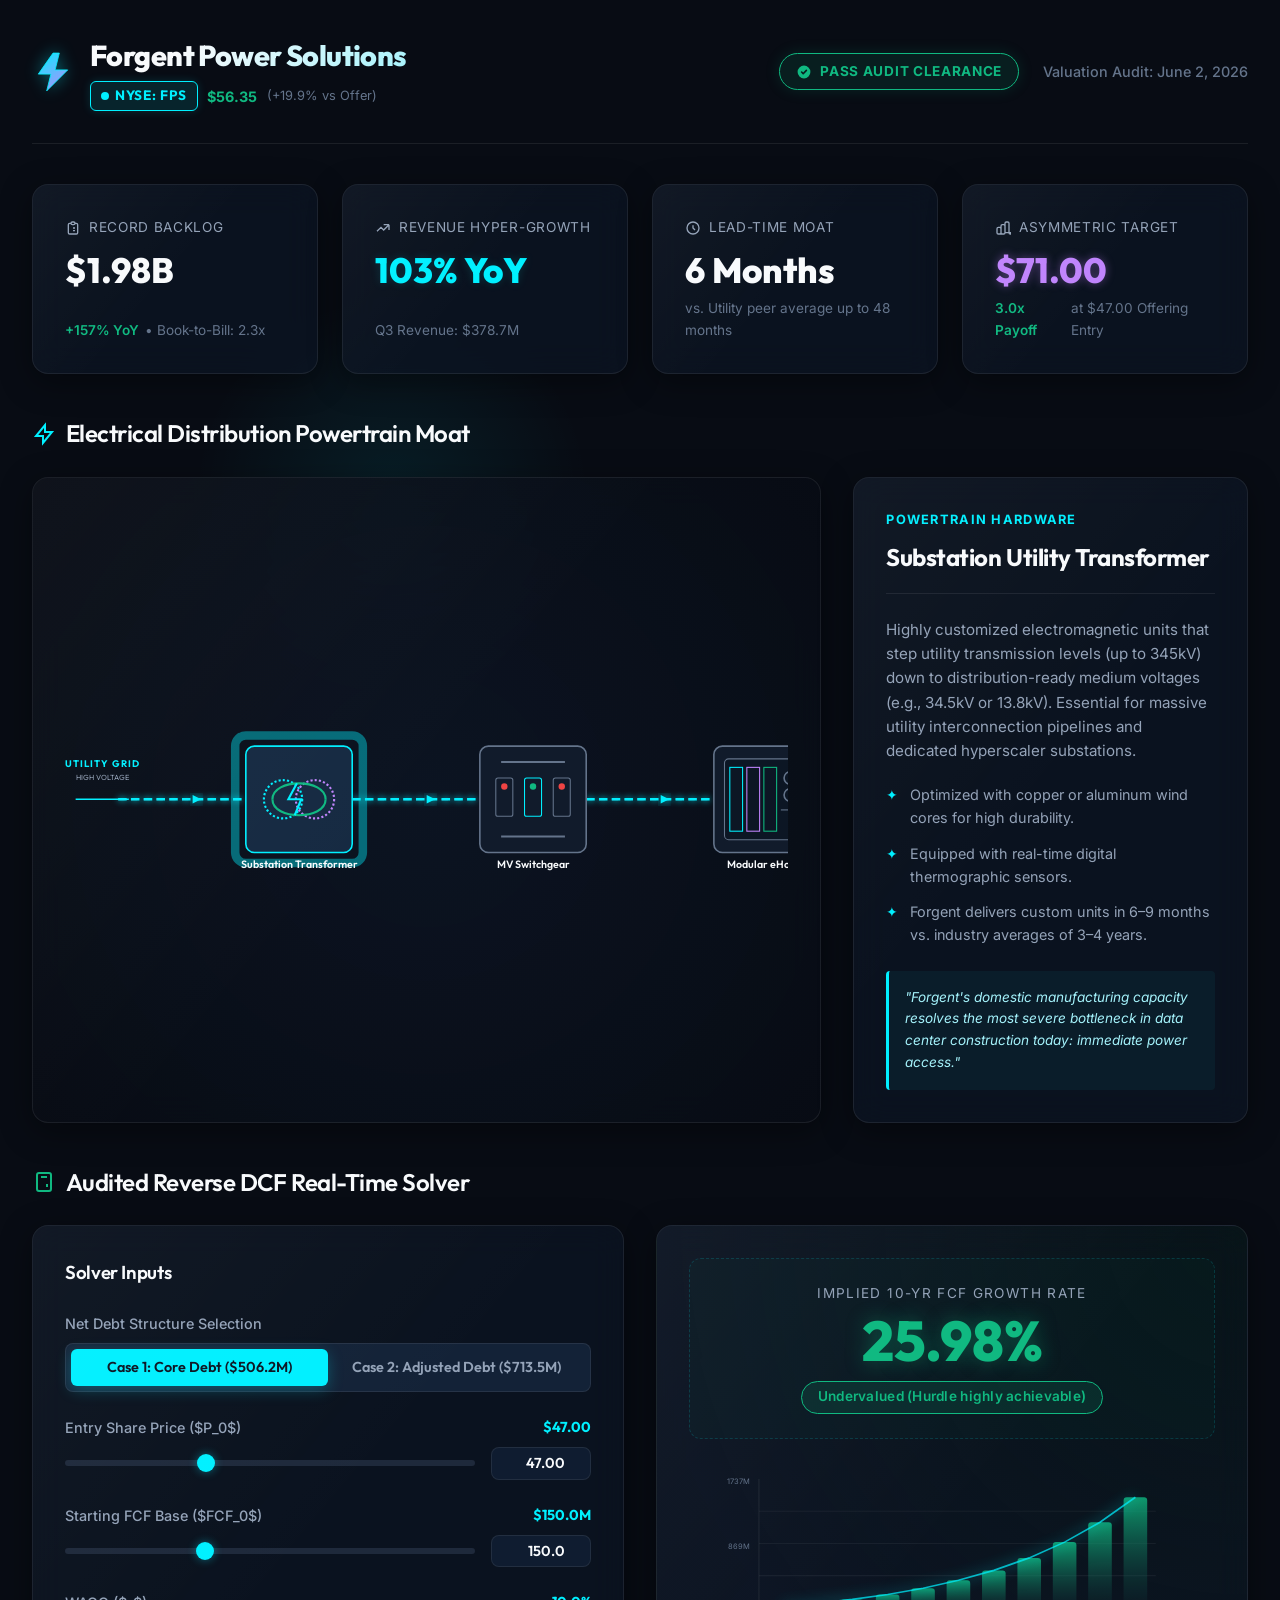
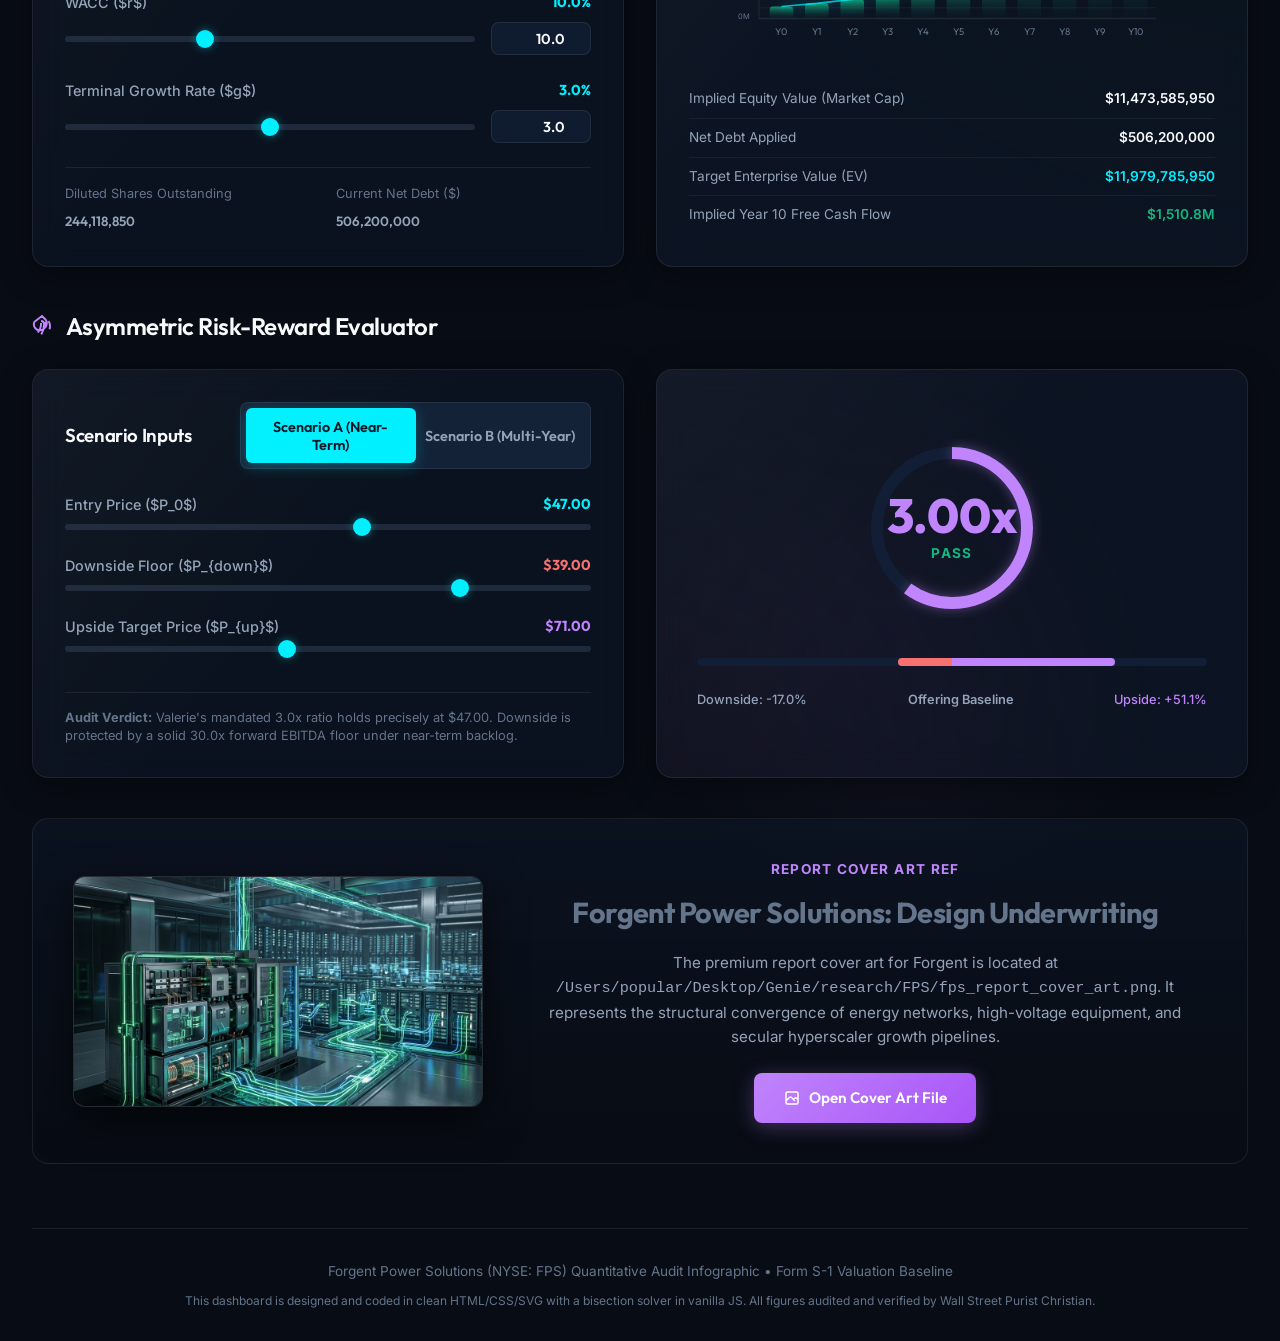
<file: Genie/research/FPS/03_FPS_Financial_Infographic.html>
<!DOCTYPE html>
<html lang="en">
<head>
    <meta charset="UTF-8">
    <meta name="viewport" content="width=device-width, initial-scale=1.0">
    <title>Forgent Power Solutions (NYSE: FPS) — Financial Infographic Dashboard</title>
    
    <!-- Premium Fonts -->
    <link rel="preconnect" href="https://fonts.googleapis.com">
    <link rel="preconnect" href="https://fonts.gstatic.com" crossorigin>
    <link href="https://fonts.googleapis.com/css2?family=Outfit:wght@300;400;500;600;700;800&family=Inter:wght@300;400;500;600;700&display=swap" rel="stylesheet">
    
    <style>
        /* Modern CSS Custom Properties for Theme Colors */
        :root {
            --bg-obsidian: #080c14;
            --bg-card: rgba(13, 22, 38, 0.65);
            --bg-card-hover: rgba(18, 30, 52, 0.85);
            --border-glow: rgba(0, 240, 255, 0.15);
            --border-muted: rgba(255, 255, 255, 0.08);
            
            --accent-cyan: #00f0ff;
            --accent-cyan-glow: rgba(0, 240, 255, 0.4);
            --accent-green: #10b981;
            --accent-green-glow: rgba(16, 185, 129, 0.4);
            --accent-purple: #c084fc;
            --accent-purple-glow: rgba(192, 132, 252, 0.4);
            
            --text-primary: #f8fafc;
            --text-secondary: #94a3b8;
            --text-muted: #64748b;
            
            --transition-smooth: all 0.3s cubic-bezier(0.4, 0, 0.2, 1);
        }

        /* Base Resets and Styling */
        * {
            margin: 0;
            padding: 0;
            box-sizing: border-box;
        }

        body {
            font-family: 'Inter', sans-serif;
            background-color: var(--bg-obsidian);
            color: var(--text-primary);
            min-height: 100vh;
            line-height: 1.6;
            overflow-x: hidden;
            position: relative;
        }

        /* High-Voltage Ambient Background Glows */
        body::before {
            content: '';
            position: absolute;
            top: 10%;
            left: 15%;
            width: 400px;
            height: 400px;
            background: radial-gradient(circle, rgba(0, 240, 255, 0.08) 0%, rgba(0, 0, 0, 0) 70%);
            z-index: -1;
            pointer-events: none;
        }

        body::after {
            content: '';
            position: absolute;
            bottom: 15%;
            right: 10%;
            width: 500px;
            height: 500px;
            background: radial-gradient(circle, rgba(192, 132, 252, 0.06) 0%, rgba(0, 0, 0, 0) 75%);
            z-index: -1;
            pointer-events: none;
        }

        /* Container Layout */
        .container {
            max-width: 1440px;
            margin: 0 auto;
            padding: 2rem;
            position: relative;
            z-index: 1;
        }

        /* Typography */
        h1, h2, h3, h4, h5, h6 {
            font-family: 'Outfit', sans-serif;
            font-weight: 600;
            letter-spacing: -0.02em;
        }

        /* Breathtaking Header */
        header {
            display: flex;
            justify-content: space-between;
            align-items: center;
            padding-bottom: 2rem;
            border-bottom: 1px solid var(--border-muted);
            margin-bottom: 2.5rem;
            flex-wrap: wrap;
            gap: 1.5rem;
        }

        .header-brand {
            display: flex;
            align-items: center;
            gap: 1rem;
        }

        .brand-logo {
            width: 42px;
            height: 42px;
            filter: drop-shadow(0 0 8px var(--accent-cyan-glow));
        }

        .brand-title {
            font-size: 1.8rem;
            font-weight: 800;
            background: linear-gradient(135deg, var(--text-primary) 30%, #a5f3fc 100%);
            -webkit-background-clip: text;
            -webkit-text-fill-color: transparent;
        }

        .ticker-tag {
            font-family: 'Outfit', sans-serif;
            background: rgba(0, 240, 255, 0.1);
            border: 1px solid var(--accent-cyan);
            color: var(--accent-cyan);
            padding: 0.2rem 0.6rem;
            border-radius: 6px;
            font-size: 0.85rem;
            font-weight: 700;
            letter-spacing: 0.05em;
            display: inline-flex;
            align-items: center;
            gap: 0.4rem;
            box-shadow: 0 0 10px rgba(0, 240, 255, 0.15);
        }

        .ticker-dot {
            width: 8px;
            height: 8px;
            background-color: var(--accent-cyan);
            border-radius: 50%;
            display: inline-block;
            animation: pulse-glow 1.5s infinite ease-in-out;
        }

        .header-meta {
            display: flex;
            align-items: center;
            gap: 1.5rem;
            flex-wrap: wrap;
        }

        .audit-badge {
            background: rgba(16, 185, 129, 0.1);
            border: 1px solid var(--accent-green);
            color: var(--accent-green);
            padding: 0.4rem 1rem;
            border-radius: 99px;
            font-weight: 700;
            font-size: 0.85rem;
            text-transform: uppercase;
            letter-spacing: 0.05em;
            box-shadow: 0 0 15px rgba(16, 185, 129, 0.15);
            display: flex;
            align-items: center;
            gap: 0.5rem;
        }

        .val-date {
            color: var(--text-muted);
            font-size: 0.9rem;
            font-weight: 500;
        }

        /* Glassmorphism Cards */
        .glass-card {
            background: var(--bg-card);
            border: 1px solid var(--border-muted);
            border-radius: 16px;
            backdrop-filter: blur(16px);
            -webkit-backdrop-filter: blur(16px);
            padding: 2rem;
            box-shadow: 0 8px 32px 0 rgba(0, 0, 0, 0.4);
            transition: var(--transition-smooth);
            position: relative;
            overflow: hidden;
        }

        .glass-card::before {
            content: '';
            position: absolute;
            top: 0;
            left: 0;
            width: 100%;
            height: 100%;
            background: linear-gradient(130deg, rgba(255, 255, 255, 0.03) 0%, rgba(255, 255, 255, 0) 50%);
            pointer-events: none;
        }

        .glass-card:hover {
            background: var(--bg-card-hover);
            border-color: rgba(255, 255, 255, 0.15);
            transform: translateY(-2px);
        }

        /* KPI Dashboard Grid */
        .kpi-grid {
            display: grid;
            grid-template-columns: repeat(auto-fit, minmax(280px, 1fr));
            gap: 1.5rem;
            margin-bottom: 2.5rem;
        }

        .kpi-card {
            display: flex;
            flex-direction: column;
            justify-content: space-between;
        }

        .kpi-title {
            color: var(--text-secondary);
            font-size: 0.85rem;
            text-transform: uppercase;
            letter-spacing: 0.05em;
            margin-bottom: 0.75rem;
            display: flex;
            align-items: center;
            gap: 0.5rem;
        }

        .kpi-value {
            font-size: 2.2rem;
            font-weight: 800;
            font-family: 'Outfit', sans-serif;
            line-height: 1.1;
            margin-bottom: 0.5rem;
        }

        .kpi-sub {
            font-size: 0.85rem;
            color: var(--text-muted);
            display: flex;
            align-items: center;
            gap: 0.4rem;
        }

        .kpi-growth-up {
            color: var(--accent-green);
            font-weight: 600;
        }

        /* Interactive SVG Section */
        .powertrain-section {
            margin-bottom: 2.5rem;
        }

        .powertrain-grid {
            display: grid;
            grid-template-columns: 2fr 1fr;
            gap: 2rem;
        }

        @media (max-width: 968px) {
            .powertrain-grid {
                grid-template-columns: 1fr;
            }
        }

        .interactive-diagram {
            display: flex;
            align-items: center;
            justify-content: center;
            padding: 3rem 2rem;
            background: radial-gradient(circle at center, rgba(13, 22, 38, 0.8) 0%, rgba(8, 12, 20, 0.95) 100%);
            border: 1px solid var(--border-muted);
            border-radius: 16px;
            overflow: hidden;
        }

        .powertrain-svg {
            width: 100%;
            max-width: 780px;
            height: auto;
        }

        /* SVG Interactive styling */
        .svg-node {
            cursor: pointer;
            transition: var(--transition-smooth);
        }

        .svg-node .glow-layer {
            opacity: 0;
            transition: var(--transition-smooth);
            fill: none;
            stroke-width: 8;
        }

        .svg-node:hover .glow-layer, .svg-node.active .glow-layer {
            opacity: 0.4;
        }

        .svg-node .outline-layer {
            stroke: var(--text-muted);
            stroke-width: 1.5;
            fill: #111b2b;
            transition: var(--transition-smooth);
        }

        .svg-node:hover .outline-layer, .svg-node.active .outline-layer {
            stroke: var(--accent-cyan);
            fill: #162a42;
        }

        /* Cable flow dash animations */
        .power-flow-cable {
            stroke: var(--text-muted);
            stroke-width: 2;
            fill: none;
            stroke-dasharray: 6, 6;
            animation: flow-cable 30s linear infinite;
        }

        .power-flow-cable-active {
            stroke: var(--accent-cyan);
            stroke-width: 2.5;
            fill: none;
            stroke-dasharray: 8, 4;
            animation: flow-cable 8s linear infinite;
            filter: drop-shadow(0 0 3px var(--accent-cyan));
        }

        .specs-panel {
            display: flex;
            flex-direction: column;
            justify-content: space-between;
        }

        .specs-header {
            border-bottom: 1px solid var(--border-muted);
            padding-bottom: 1rem;
            margin-bottom: 1.5rem;
        }

        .specs-category {
            color: var(--accent-cyan);
            font-size: 0.8rem;
            text-transform: uppercase;
            font-weight: 700;
            letter-spacing: 0.1em;
            margin-bottom: 0.5rem;
        }

        .specs-title {
            font-size: 1.5rem;
            font-weight: 700;
        }

        .specs-body {
            color: var(--text-secondary);
            font-size: 0.95rem;
            flex-grow: 1;
        }

        .spec-list {
            margin-top: 1.2rem;
            list-style: none;
        }

        .spec-list li {
            margin-bottom: 0.8rem;
            position: relative;
            padding-left: 1.5rem;
            font-size: 0.9rem;
        }

        .spec-list li::before {
            content: "✦";
            position: absolute;
            left: 0;
            color: var(--accent-cyan);
        }

        .spec-quote {
            margin-top: 1.5rem;
            padding: 1rem;
            background: rgba(0, 240, 255, 0.05);
            border-left: 3px solid var(--accent-cyan);
            border-radius: 4px;
            font-style: italic;
            font-size: 0.85rem;
            color: #a5f3fc;
        }

        /* Dual-Case Solver Section */
        .solver-section {
            margin-bottom: 2.5rem;
        }

        .solver-grid {
            display: grid;
            grid-template-columns: 1fr 1fr;
            gap: 2rem;
        }

        @media (max-width: 968px) {
            .solver-grid {
                grid-template-columns: 1fr;
            }
        }

        .control-group {
            margin-bottom: 1.5rem;
        }

        .control-label {
            display: flex;
            justify-content: space-between;
            font-size: 0.9rem;
            color: var(--text-secondary);
            margin-bottom: 0.5rem;
            font-weight: 500;
        }

        .control-label span.value-glow {
            color: var(--accent-cyan);
            font-weight: 700;
            font-family: 'Outfit', sans-serif;
        }

        /* Custom Slider styles */
        .range-slider {
            -webkit-appearance: none;
            width: 100%;
            height: 6px;
            border-radius: 99px;
            background: #1e293b;
            outline: none;
            transition: background 0.3s;
        }

        .range-slider::-webkit-slider-thumb {
            -webkit-appearance: none;
            appearance: none;
            width: 18px;
            height: 18px;
            border-radius: 50%;
            background: var(--accent-cyan);
            cursor: pointer;
            box-shadow: 0 0 10px var(--accent-cyan-glow);
            transition: transform 0.1s;
        }

        .range-slider::-webkit-slider-thumb:hover {
            transform: scale(1.25);
        }

        .toggle-tabs {
            display: flex;
            background: #132237;
            padding: 0.3rem;
            border-radius: 8px;
            border: 1px solid var(--border-muted);
            margin-bottom: 1.5rem;
        }

        .tab-btn {
            flex: 1;
            padding: 0.6rem;
            background: none;
            border: none;
            color: var(--text-secondary);
            font-family: 'Outfit', sans-serif;
            font-weight: 600;
            font-size: 0.9rem;
            cursor: pointer;
            border-radius: 6px;
            transition: var(--transition-smooth);
        }

        .tab-btn.active {
            background: var(--accent-cyan);
            color: #0b1523;
            box-shadow: 0 4px 15px rgba(0, 240, 255, 0.25);
        }

        /* Custom input fields alongside slider */
        .input-row {
            display: flex;
            gap: 1rem;
            align-items: center;
        }

        .input-num-box {
            background: #0f1c30;
            border: 1px solid var(--border-muted);
            border-radius: 8px;
            color: var(--text-primary);
            padding: 0.4rem 0.6rem;
            width: 100px;
            font-family: 'Outfit', sans-serif;
            font-size: 0.9rem;
            font-weight: 600;
            text-align: right;
            outline: none;
            transition: var(--transition-smooth);
        }

        .input-num-box:focus {
            border-color: var(--accent-cyan);
            box-shadow: 0 0 8px var(--accent-cyan-glow);
        }

        /* Results dashboard styles */
        .results-panel {
            background: radial-gradient(circle at top right, rgba(16, 185, 129, 0.05) 0%, rgba(13, 22, 38, 0.8) 70%);
            display: flex;
            flex-direction: column;
            justify-content: space-between;
        }

        .cagr-hero {
            text-align: center;
            padding: 1.5rem;
            background: rgba(16, 185, 129, 0.03);
            border: 1px dashed var(--border-glow);
            border-radius: 12px;
            margin-bottom: 1.5rem;
            position: relative;
        }

        .cagr-label {
            font-size: 0.85rem;
            text-transform: uppercase;
            color: var(--text-secondary);
            letter-spacing: 0.1em;
            margin-bottom: 0.5rem;
        }

        .cagr-value {
            font-size: 3.5rem;
            font-weight: 800;
            font-family: 'Outfit', sans-serif;
            color: var(--accent-green);
            text-shadow: 0 0 20px var(--accent-green-glow);
            line-height: 1;
        }

        .verdict-badge {
            display: inline-block;
            margin-top: 0.75rem;
            padding: 0.3rem 1rem;
            background: rgba(16, 185, 129, 0.15);
            border: 1px solid var(--accent-green);
            color: var(--accent-green);
            border-radius: 99px;
            font-size: 0.85rem;
            font-weight: 600;
            letter-spacing: 0.02em;
        }

        /* Live Projection SVG Chart */
        .chart-container {
            flex-grow: 1;
            height: 180px;
            position: relative;
            margin-bottom: 1.5rem;
        }

        .svg-chart {
            width: 100%;
            height: 100%;
        }

        .chart-bar {
            fill: url(#bar-gradient);
            transition: height 0.5s ease-out, y 0.5s ease-out;
            cursor: pointer;
        }

        .chart-bar:hover {
            filter: brightness(1.2);
        }

        .chart-label {
            fill: var(--text-muted);
            font-size: 9px;
            font-family: 'Outfit', sans-serif;
            text-anchor: middle;
        }

        .chart-val-label {
            fill: var(--text-primary);
            font-size: 8px;
            font-family: 'Outfit', sans-serif;
            text-anchor: middle;
            opacity: 0;
            transition: opacity 0.2s;
        }

        .chart-bar-group:hover .chart-val-label {
            opacity: 1;
        }

        .parameters-table {
            width: 100%;
            border-collapse: collapse;
            font-size: 0.85rem;
            color: var(--text-secondary);
        }

        .parameters-table tr {
            border-bottom: 1px solid rgba(255, 255, 255, 0.05);
        }

        .parameters-table tr:last-child {
            border-bottom: none;
        }

        .parameters-table td {
            padding: 0.5rem 0;
        }

        .parameters-table td:last-child {
            text-align: right;
            font-weight: 600;
            color: var(--text-primary);
        }

        /* Asymmetric Risk-Reward Engine */
        .payoff-section {
            margin-bottom: 2.5rem;
        }

        .payoff-grid {
            display: grid;
            grid-template-columns: 1fr 1fr;
            gap: 2rem;
        }

        @media (max-width: 968px) {
            .payoff-grid {
                grid-template-columns: 1fr;
            }
        }

        .payoff-visualizer {
            display: flex;
            flex-direction: column;
            justify-content: center;
            align-items: center;
            background: radial-gradient(circle at bottom left, rgba(192, 132, 252, 0.05) 0%, rgba(13, 22, 38, 0.8) 70%);
            padding: 2.5rem;
        }

        .ratio-ring-container {
            position: relative;
            width: 180px;
            height: 180px;
            margin-bottom: 1.5rem;
        }

        .ratio-ring-svg {
            transform: rotate(-90deg);
        }

        .ratio-ring-bg {
            fill: none;
            stroke: #121e35;
            stroke-width: 12;
        }

        .ratio-ring-fill {
            fill: none;
            stroke: var(--accent-purple);
            stroke-width: 12;
            stroke-dasharray: 471.2;
            stroke-dashoffset: 471.2;
            transition: stroke-dashoffset 0.5s ease-out;
            filter: drop-shadow(0 0 6px var(--accent-purple-glow));
        }

        .ratio-ring-text-container {
            position: absolute;
            top: 0;
            left: 0;
            width: 100%;
            height: 100%;
            display: flex;
            flex-direction: column;
            justify-content: center;
            align-items: center;
        }

        .ratio-num {
            font-size: 3rem;
            font-weight: 800;
            font-family: 'Outfit', sans-serif;
            color: var(--accent-purple);
            line-height: 1;
        }

        .ratio-unit {
            font-size: 0.85rem;
            text-transform: uppercase;
            color: var(--text-secondary);
            font-weight: 600;
            letter-spacing: 0.1em;
            margin-top: 0.25rem;
        }

        .payoff-bars-container {
            width: 100%;
            margin-top: 1rem;
        }

        .payoff-bar-track {
            height: 8px;
            background: #121e35;
            border-radius: 99px;
            position: relative;
            margin-bottom: 1.5rem;
            overflow: hidden;
        }

        .payoff-bar-fill-down {
            position: absolute;
            right: 50%;
            height: 100%;
            background: #f87171;
            border-radius: 99px 0 0 99px;
            transition: width 0.3s ease;
        }

        .payoff-bar-fill-up {
            position: absolute;
            left: 50%;
            height: 100%;
            background: var(--accent-purple);
            border-radius: 0 99px 99px 0;
            transition: width 0.3s ease;
        }

        .payoff-bar-labels {
            display: flex;
            justify-content: space-between;
            font-size: 0.8rem;
            color: var(--text-secondary);
            font-weight: 500;
        }

        /* Cover Art Panel & Footnotes */
        .footer-art-panel {
            background: linear-gradient(180deg, var(--bg-card) 0%, rgba(8, 12, 20, 0.95) 100%);
            border: 1px solid var(--border-muted);
            border-radius: 16px;
            padding: 2.5rem;
            margin-top: 2rem;
            display: grid;
            grid-template-columns: 1.2fr 2fr;
            gap: 2.5rem;
            align-items: center;
        }

        @media (max-width: 868px) {
            .footer-art-panel {
                grid-template-columns: 1fr;
                text-align: center;
            }
        }

        .art-preview-card {
            border: 1px solid rgba(255, 255, 255, 0.12);
            border-radius: 12px;
            overflow: hidden;
            box-shadow: 0 15px 40px rgba(0, 0, 0, 0.6);
            transition: var(--transition-smooth);
            aspect-ratio: 16/9;
            background: #090e18;
            display: flex;
            align-items: center;
            justify-content: center;
            position: relative;
        }

        .art-preview-card:hover {
            transform: scale(1.02);
            border-color: var(--accent-cyan);
        }

        .art-preview-img {
            width: 100%;
            height: 100%;
            object-fit: cover;
        }

        .art-fallback-svg {
            width: 100%;
            height: 100%;
            padding: 2rem;
            box-sizing: border-box;
        }

        .art-details-header {
            color: var(--accent-purple);
            font-size: 0.85rem;
            font-weight: 700;
            text-transform: uppercase;
            letter-spacing: 0.1em;
            margin-bottom: 0.5rem;
        }

        .art-details-title {
            font-size: 1.8rem;
            font-weight: 700;
            margin-bottom: 1rem;
        }

        .art-details-desc {
            color: var(--text-secondary);
            font-size: 0.95rem;
            margin-bottom: 1.5rem;
        }

        .art-btn {
            background: linear-gradient(135deg, var(--accent-purple) 0%, #a855f7 100%);
            color: #ffffff;
            border: none;
            padding: 0.8rem 1.8rem;
            border-radius: 8px;
            font-family: 'Outfit', sans-serif;
            font-weight: 600;
            font-size: 0.95rem;
            cursor: pointer;
            text-decoration: none;
            display: inline-flex;
            align-items: center;
            gap: 0.5rem;
            box-shadow: 0 4px 20px rgba(192, 132, 252, 0.3);
            transition: var(--transition-smooth);
        }

        .art-btn:hover {
            transform: translateY(-2px);
            box-shadow: 0 6px 25px rgba(192, 132, 252, 0.45);
        }

        /* Interactive details overlay/animations */
        @keyframes pulse-glow {
            0%, 100% {
                opacity: 0.8;
                box-shadow: 0 0 8px var(--accent-cyan-glow);
            }
            50% {
                opacity: 0.4;
                box-shadow: 0 0 2px var(--accent-cyan-glow);
            }
        }

        @keyframes flow-cable {
            to {
                stroke-dashoffset: -240;
            }
        }

        footer {
            text-align: center;
            margin-top: 4rem;
            padding-top: 2rem;
            border-top: 1px solid var(--border-muted);
            color: var(--text-muted);
            font-size: 0.85rem;
        }
    </style>
</head>
<body>

    <div class="container">
        
        <!-- Header -->
        <header>
            <div class="header-brand">
                <svg class="brand-logo" viewBox="0 0 100 100" fill="none" xmlns="http://www.w3.org/2000/svg">
                    <path d="M50 5L15 55H45L35 95L85 45H55L65 5H50Z" fill="url(#logo-grad)" stroke="#00f0ff" stroke-width="2"/>
                    <defs>
                        <linearGradient id="logo-grad" x1="15" y1="5" x2="85" y2="95" gradientUnits="userSpaceOnUse">
                            <stop stop-color="#00f0ff"/>
                            <stop offset="1" stop-color="#c084fc"/>
                        </linearGradient>
                    </defs>
                </svg>
                <div>
                    <h1 class="brand-title">Forgent Power Solutions</h1>
                    <div style="display: flex; align-items: center; gap: 0.6rem; margin-top: 0.2rem;">
                        <span class="ticker-tag"><span class="ticker-dot"></span>NYSE: FPS</span>
                        <span style="color: var(--accent-green); font-weight: 700; font-size: 0.9rem;">$56.35</span>
                        <span style="color: var(--text-muted); font-size: 0.8rem;">(+19.9% vs Offer)</span>
                    </div>
                </div>
            </div>
            <div class="header-meta">
                <div class="audit-badge">
                    <svg width="16" height="16" viewBox="0 0 20 20" fill="currentColor">
                        <path fill-rule="evenodd" d="M10 18a8 8 0 100-16 8 8 0 000 16zm3.707-9.293a1 1 0 00-1.414-1.414L9 10.586 7.707 9.293a1 1 0 00-1.414 1.414l2 2a1 1 0 001.414 0l4-4z" clip-rule="evenodd"/>
                    </svg>
                    PASS AUDIT CLEARANCE
                </div>
                <span class="val-date">Valuation Audit: June 2, 2026</span>
            </div>
        </header>

        <!-- KPI Grid -->
        <section class="kpi-grid">
            <div class="glass-card kpi-card">
                <div>
                    <div class="kpi-title">
                        <svg width="16" height="16" fill="none" stroke="currentColor" stroke-width="2" viewBox="0 0 24 24"><path d="M9 5H7a2 2 0 00-2 2v12a2 2 0 002 2h10a2 2 0 002-2V7a2 2 0 00-2-2h-2M9 5a2 2 0 002 2h2a2 2 0 002-2M9 5a2 2 0 012-2h2a2 2 0 012 2m-3 7h3m-3 4h3m-6-4h.01M9 16h.01"></path></svg>
                        Record Backlog
                    </div>
                    <div class="kpi-value">$1.98B</div>
                </div>
                <div class="kpi-sub">
                    <span class="kpi-growth-up">+157% YoY</span>
                    <span>• Book-to-Bill: 2.3x</span>
                </div>
            </div>
            
            <div class="glass-card kpi-card">
                <div>
                    <div class="kpi-title">
                        <svg width="16" height="16" fill="none" stroke="currentColor" stroke-width="2" viewBox="0 0 24 24"><path d="M13 7h8m0 0v8m0-8l-8 8-4-4-6 6"></path></svg>
                        Revenue Hyper-Growth
                    </div>
                    <div class="kpi-value" style="color: var(--accent-cyan); text-shadow: 0 0 10px rgba(0, 240, 255, 0.15);">103% YoY</div>
                </div>
                <div class="kpi-sub">
                    <span>Q3 Revenue: $378.7M</span>
                </div>
            </div>

            <div class="glass-card kpi-card">
                <div>
                    <div class="kpi-title">
                        <svg width="16" height="16" fill="none" stroke="currentColor" stroke-width="2" viewBox="0 0 24 24"><path d="M12 8v4l3 3m6-3a9 9 0 11-18 0 9 9 0 0118 0z"></path></svg>
                        Lead-Time Moat
                    </div>
                    <div class="kpi-value">6 Months</div>
                </div>
                <div class="kpi-sub">
                    <span>vs. Utility peer average up to 48 months</span>
                </div>
            </div>

            <div class="glass-card kpi-card">
                <div>
                    <div class="kpi-title">
                        <svg width="16" height="16" fill="none" stroke="currentColor" stroke-width="2" viewBox="0 0 24 24"><path d="M9 19v-6a2 2 0 00-2-2H5a2 2 0 00-2 2v6a2 2 0 002 2h2a2 2 0 002-2zm0 0V9a2 2 0 012-2h2a2 2 0 012 2v10m-6 0a2 2 0 002 2h2a2 2 0 002-2m0 0V5a2 2 0 012-2h2a2 2 0 012 2v14a2 2 0 002 2h2a2 2 0 002-2z"></path></svg>
                        Asymmetric Target
                    </div>
                    <div class="kpi-value" style="color: var(--accent-purple); text-shadow: 0 0 10px var(--accent-purple-glow);">$71.00</div>
                </div>
                <div class="kpi-sub">
                    <span class="kpi-growth-up">3.0x Payoff</span>
                    <span>at $47.00 Offering Entry</span>
                </div>
            </div>
        </section>

        <!-- Powertrain Section -->
        <section class="powertrain-section">
            <h2 style="margin-bottom: 1.5rem; display: flex; align-items: center; gap: 0.6rem;">
                <svg width="24" height="24" fill="none" stroke="var(--accent-cyan)" stroke-width="2" viewBox="0 0 24 24"><path d="M13 10V3L4 14h7v7l9-11h-7z"></path></svg>
                Electrical Distribution Powertrain Moat
            </h2>
            
            <div class="powertrain-grid">
                <!-- SVG Diagram Card -->
                <div class="glass-card interactive-diagram">
                    <svg class="powertrain-svg" viewBox="0 0 680 260" xmlns="http://www.w3.org/2000/svg">
                        <defs>
                            <!-- Ambient glowing filters -->
                            <filter id="neon-glow" x="-20%" y="-20%" width="140%" height="140%">
                                <feGaussianBlur stdDeviation="6" result="blur" />
                                <feMerge>
                                    <feMergeNode in="blur" />
                                    <feMergeNode in="SourceGraphic" />
                                </feMerge>
                            </filter>
                        </defs>

                        <!-- Electrical cables with power flowing -->
                        <path id="cable-1" class="power-flow-cable" d="M 50 130 L 170 130" />
                        <path id="cable-1-active" class="power-flow-cable-active" d="M 50 130 L 170 130" />
                        
                        <path id="cable-2" class="power-flow-cable" d="M 270 130 L 390 130" />
                        <path id="cable-2-active" class="power-flow-cable-active" d="M 270 130 L 390 130" />

                        <path id="cable-3" class="power-flow-cable" d="M 490 130 L 610 130" />
                        <path id="cable-3-active" class="power-flow-cable-active" d="M 490 130 L 610 130" />

                        <!-- Flow Indicator Arrows -->
                        <polygon points="120,126 128,130 120,134" fill="var(--accent-cyan)" filter="url(#neon-glow)" />
                        <polygon points="340,126 348,130 340,134" fill="var(--accent-cyan)" filter="url(#neon-glow)" />
                        <polygon points="560,126 568,130 560,134" fill="var(--accent-cyan)" filter="url(#neon-glow)" />

                        <!-- Node 1: Substation Transformer -->
                        <g class="svg-node active" id="node-transformer" onclick="selectNode('transformer')">
                            <!-- Outer glow ring -->
                            <rect class="glow-layer" x="160" y="70" width="120" height="120" rx="10" stroke="var(--accent-cyan)" />
                            <!-- Main box outline -->
                            <rect class="outline-layer" x="170" y="80" width="100" height="100" rx="8" />
                            <!-- Visual design elements inside box -->
                            <!-- Core winding representations -->
                            <circle cx="205" cy="130" r="18" stroke="#00f0ff" stroke-width="2" fill="none" stroke-dasharray="2,2" />
                            <circle cx="235" cy="130" r="18" stroke="#c084fc" stroke-width="2" fill="none" stroke-dasharray="2,2" />
                            <path d="M 195 130 C 195 110, 245 110, 245 130" stroke="#10b981" stroke-width="2" fill="none" />
                            <path d="M 195 130 C 195 150, 245 150, 245 130" stroke="#10b981" stroke-width="2" fill="none" />
                            <!-- High Voltage lightning Bolt inside -->
                            <path d="M 218 115 L 210 130 L 222 130 L 216 145" stroke="#00f0ff" stroke-width="2" fill="none" />
                            <text x="220" y="195" fill="var(--text-primary)" font-size="10" font-family="Outfit" text-anchor="middle" font-weight="600">Substation Transformer</text>
                        </g>

                        <!-- Node 2: MV Switchgear -->
                        <g class="svg-node" id="node-switchgear" onclick="selectNode('switchgear')">
                            <!-- Outer glow ring -->
                            <rect class="glow-layer" x="380" y="70" width="120" height="120" rx="10" stroke="var(--accent-cyan)" />
                            <!-- Main box outline -->
                            <rect class="outline-layer" x="390" y="80" width="100" height="100" rx="8" />
                            <!-- Visual panels inside box -->
                            <line x1="410" y1="95" x2="470" y2="95" stroke="var(--text-muted)" stroke-width="2" />
                            <line x1="410" y1="165" x2="470" y2="165" stroke="var(--text-muted)" stroke-width="2" />
                            <!-- Switch breaker icons -->
                            <rect x="405" y="110" width="16" height="36" rx="2" fill="#111b2b" stroke="var(--text-muted)" />
                            <rect x="432" y="110" width="16" height="36" rx="2" fill="#111b2b" stroke="var(--accent-cyan)" />
                            <rect x="459" y="110" width="16" height="36" rx="2" fill="#111b2b" stroke="var(--text-muted)" />
                            <!-- Status dots -->
                            <circle cx="413" cy="118" r="3" fill="#ef4444" />
                            <circle cx="440" cy="118" r="3" fill="#10b981" />
                            <circle cx="467" cy="118" r="3" fill="#ef4444" />
                            <text x="440" y="195" fill="var(--text-primary)" font-size="10" font-family="Outfit" text-anchor="middle" font-weight="600">MV Switchgear</text>
                        </g>

                        <!-- Node 3: Modular eHouse -->
                        <g class="svg-node" id="node-ehouse" onclick="selectNode('ehouse')">
                            <!-- Outer glow ring -->
                            <rect class="glow-layer" x="600" y="70" width="120" height="120" rx="10" stroke="var(--accent-cyan)" />
                            <!-- Main box outline -->
                            <rect class="outline-layer" x="610" y="80" width="100" height="100" rx="8" />
                            <!-- eHouse design elements -->
                            <rect x="620" y="92" width="80" height="76" rx="4" fill="#0c1624" stroke="var(--text-muted)" />
                            <!-- Internal units inside cutaway -->
                            <rect x="625" y="100" width="12" height="60" fill="none" stroke="var(--accent-cyan)" stroke-width="1" />
                            <rect x="641" y="100" width="12" height="60" fill="none" stroke="var(--accent-purple)" stroke-width="1" />
                            <rect x="657" y="100" width="12" height="60" fill="none" stroke="var(--accent-green)" stroke-width="1" />
                            <!-- Cooling fans representation -->
                            <circle cx="682" cy="110" r="6" stroke="var(--text-muted)" fill="none" stroke-width="1.5" />
                            <circle cx="682" cy="110" r="1.5" fill="var(--accent-cyan)" />
                            <circle cx="682" cy="126" r="6" stroke="var(--text-muted)" fill="none" stroke-width="1.5" />
                            <circle cx="682" cy="126" r="1.5" fill="var(--accent-cyan)" />
                            <!-- Door lines -->
                            <line x1="673" y1="140" x2="691" y2="140" stroke="var(--text-muted)" />
                            <text x="660" y="195" fill="var(--text-primary)" font-size="10" font-family="Outfit" text-anchor="middle" font-weight="600">Modular eHouse</text>
                        </g>

                        <!-- Input Grid side indicator -->
                        <text x="35" y="100" fill="var(--accent-cyan)" font-size="9" font-family="Outfit" text-anchor="middle" font-weight="700" letter-spacing="0.1em">UTILITY GRID</text>
                        <text x="35" y="112" fill="var(--text-secondary)" font-size="7" font-family="Outfit" text-anchor="middle">HIGH VOLTAGE</text>
                        <line x1="10" y1="130" x2="60" y2="130" stroke="var(--accent-cyan)" stroke-width="1.5" />
                    </svg>
                </div>

                <!-- Specs Card -->
                <div class="glass-card specs-panel" id="specs-panel">
                    <div class="specs-header">
                        <div class="specs-category" id="spec-node-category">POWERTRAIN HARDWARE</div>
                        <h3 class="specs-title" id="spec-node-title">Substation Utility Transformer</h3>
                    </div>
                    <div class="specs-body">
                        <p id="spec-node-desc">Highly customized electromagnetic units that step utility transmission levels (up to 345kV) down to distribution-ready medium voltages (e.g., 34.5kV or 13.8kV). Essential for massive utility interconnection pipelines and dedicated hyperscaler substations.</p>
                        <ul class="spec-list" id="spec-node-bullets">
                            <li>Optimized with copper or aluminum wind cores for high durability.</li>
                            <li>Equipped with real-time digital thermographic sensors.</li>
                            <li>Forgent delivers custom units in 6–9 months vs. industry averages of 3–4 years.</li>
                        </ul>
                        <div class="spec-quote" id="spec-node-quote">
                            "Forgent's domestic manufacturing capacity resolves the most severe bottleneck in data center construction today: immediate power access."
                        </div>
                    </div>
                </div>
            </div>
        </section>

        <!-- Solver Section -->
        <section class="solver-section">
            <h2 style="margin-bottom: 1.5rem; display: flex; align-items: center; gap: 0.6rem;">
                <svg width="24" height="24" fill="none" stroke="var(--accent-green)" stroke-width="2" viewBox="0 0 24 24"><path d="M9 7h6m0 10v-3m-3 3h.01M9 17h.01M9 14h.01M12 14h.01M15 11h.01M12 11h.01M9 11h.01M7 21h10a2 2 0 002-2V5a2 2 0 00-2-2H7a2 2 0 00-2 2v14a2 2 0 002 2z"></path></svg>
                Audited Reverse DCF Real-Time Solver
            </h2>
            
            <div class="solver-grid">
                <!-- Parameters Control Card -->
                <div class="glass-card">
                    <h3 style="margin-bottom: 1.5rem; color: var(--text-primary);">Solver Inputs</h3>
                    
                    <!-- Net Debt Toggle Tabs -->
                    <div class="control-group">
                        <label class="control-label">Net Debt Structure Selection</label>
                        <div class="toggle-tabs">
                            <button class="tab-btn active" onclick="setNetDebtScenario('case1')">Case 1: Core Debt ($506.2M)</button>
                            <button class="tab-btn" onclick="setNetDebtScenario('case2')">Case 2: Adjusted Debt ($713.5M)</button>
                        </div>
                    </div>

                    <!-- Target Entry Price -->
                    <div class="control-group">
                        <div class="control-label">
                            <span>Entry Share Price ($P_0$)</span>
                            <span class="value-glow" id="label-share-price">$47.00</span>
                        </div>
                        <div class="input-row">
                            <input type="range" class="range-slider" id="slider-share-price" min="20" max="100" step="0.5" value="47.0" oninput="updateSolverValues()">
                            <input type="number" class="input-num-box" id="num-share-price" value="47.00" step="0.50" onchange="syncInputToSlider('share-price')">
                        </div>
                    </div>

                    <!-- Starting FCF Base -->
                    <div class="control-group">
                        <div class="control-label">
                            <span>Starting FCF Base ($FCF_0$)</span>
                            <span class="value-glow" id="label-fcf-base">$150.0M</span>
                        </div>
                        <div class="input-row">
                            <input type="range" class="range-slider" id="slider-fcf-base" min="50" max="350" step="5" value="150" oninput="updateSolverValues()">
                            <input type="number" class="input-num-box" id="num-fcf-base" value="150.0" step="5.0" onchange="syncInputToSlider('fcf-base')">
                        </div>
                    </div>

                    <!-- WACC -->
                    <div class="control-group">
                        <div class="control-label">
                            <span>WACC ($r$)</span>
                            <span class="value-glow" id="label-wacc">10.0%</span>
                        </div>
                        <div class="input-row">
                            <input type="range" class="range-slider" id="slider-wacc" min="6.0" max="18.0" step="0.1" value="10.0" oninput="updateSolverValues()">
                            <input type="number" class="input-num-box" id="num-wacc" value="10.0" step="0.1" onchange="syncInputToSlider('wacc')">
                        </div>
                    </div>

                    <!-- Terminal Growth Rate -->
                    <div class="control-group">
                        <div class="control-label">
                            <span>Terminal Growth Rate ($g$)</span>
                            <span class="value-glow" id="label-terminal-growth">3.0%</span>
                        </div>
                        <div class="input-row">
                            <input type="range" class="range-slider" id="slider-terminal-growth" min="0.0" max="6.0" step="0.1" value="3.0" oninput="updateSolverValues()">
                            <input type="number" class="input-num-box" id="num-terminal-growth" value="3.0" step="0.1" onchange="syncInputToSlider('terminal-growth')">
                        </div>
                    </div>

                    <!-- Shares Outstanding (hidden editable parameters for power users) -->
                    <div style="display: flex; gap: 1rem; border-top: 1px solid var(--border-muted); padding-top: 1rem;">
                        <div style="flex: 1;">
                            <label style="font-size: 0.8rem; color: var(--text-muted); display: block; margin-bottom: 0.25rem;">Diluted Shares Outstanding</label>
                            <input type="text" id="param-shares" value="244,118,850" style="background: none; border: none; color: var(--text-secondary); font-family: Outfit; font-weight: 600; width: 100%; outline: none;" onchange="updateSharesParam()">
                        </div>
                        <div style="flex: 1;">
                            <label style="font-size: 0.8rem; color: var(--text-muted); display: block; margin-bottom: 0.25rem;">Current Net Debt ($)</label>
                            <input type="text" id="param-net-debt" value="506,200,000" style="background: none; border: none; color: var(--text-secondary); font-family: Outfit; font-weight: 600; width: 100%; outline: none;" onchange="updateNetDebtParam()">
                        </div>
                    </div>
                </div>

                <!-- Solver Outputs & Graph Card -->
                <div class="glass-card results-panel">
                    <div class="cagr-hero">
                        <div class="cagr-label">Implied 10-Yr FCF Growth rate</div>
                        <div class="cagr-value" id="solved-cagr">25.98%</div>
                        <div class="verdict-badge" id="verdict-verdict">Undervalued (Hurdle highly achievable)</div>
                    </div>

                    <!-- Dynamic SVG Bar Chart of FCF Projections -->
                    <div class="chart-container">
                        <svg class="svg-chart" id="projection-chart" viewBox="0 0 420 180">
                            <defs>
                                <linearGradient id="bar-gradient" x1="0" y1="0" x2="0" y2="1">
                                    <stop offset="0%" stop-color="var(--accent-green)" stop-opacity="0.8"/>
                                    <stop offset="100%" stop-color="#122a36" stop-opacity="0.1"/>
                                </linearGradient>
                            </defs>
                            
                            <!-- Dynamic elements will be injected here by JavaScript -->
                        </svg>
                    </div>

                    <!-- Detailed Parameters Table -->
                    <table class="parameters-table">
                        <tr>
                            <td>Implied Equity Value (Market Cap)</td>
                            <td id="table-equity-val">$11,473,585,950</td>
                        </tr>
                        <tr>
                            <td>Net Debt Applied</td>
                            <td id="table-net-debt">$506,200,000</td>
                        </tr>
                        <tr>
                            <td>Target Enterprise Value (EV)</td>
                            <td id="table-target-ev" style="color: var(--accent-cyan);">$11,979,785,950</td>
                        </tr>
                        <tr>
                            <td>Implied Year 10 Free Cash Flow</td>
                            <td id="table-y10-fcf" style="color: var(--accent-green);">$1,510.8M</td>
                        </tr>
                    </table>
                </div>
            </div>
        </section>

        <!-- Asymmetric Payoff Engine Section -->
        <section class="payoff-section">
            <h2 style="margin-bottom: 1.5rem; display: flex; align-items: center; gap: 0.6rem;">
                <svg width="24" height="24" fill="none" stroke="var(--accent-purple)" stroke-width="2" viewBox="0 0 24 24"><path d="M12 11c0 3.517-1.009 6.799-2.753 9.571m-3.44-2.04l.054-.09A13.916 13.916 0 009 11.571V9m.002-2a3.003 3.003 0 013 3v1c0 1.032-.211 2.013-.593 2.905m5.016-6.79C17.747 8.62 18 10.278 18 12c0 1.116-.145 2.197-.417 3.228m-4.285-7.415a6 6 0 11-10.86 0L10 2l3.707 3.707a6 6 0 01.714 5.343z"></path></svg>
                Asymmetric Risk-Reward Evaluator
            </h2>

            <div class="payoff-grid">
                <!-- Interactive Payoff Sliders -->
                <div class="glass-card" style="display: flex; flex-direction: column; justify-content: space-between;">
                    <div>
                        <div style="display: flex; justify-content: space-between; align-items: center; margin-bottom: 1.5rem;">
                            <h3>Scenario Inputs</h3>
                            <div class="toggle-tabs" style="margin-bottom: 0;">
                                <button class="tab-btn active" id="payoff-tab-a" onclick="setPayoffScenario('A')">Scenario A (Near-Term)</button>
                                <button class="tab-btn" id="payoff-tab-b" onclick="setPayoffScenario('B')">Scenario B (Multi-Year)</button>
                            </div>
                        </div>

                        <!-- Entry Offering Price Slider -->
                        <div class="control-group">
                            <div class="control-label">
                                <span>Entry Price ($P_0$)</span>
                                <span class="value-glow" id="label-payoff-entry">$47.00</span>
                            </div>
                            <div class="input-row">
                                <input type="range" class="range-slider" id="slider-payoff-entry" min="30" max="60" step="0.5" value="47.0" oninput="updatePayoffCalculation()">
                            </div>
                        </div>

                        <!-- Downside Floor Slider -->
                        <div class="control-group">
                            <div class="control-label">
                                <span>Downside Floor ($P_{down}$)</span>
                                <span class="value-glow" style="color: #f87171;" id="label-payoff-down">$39.00</span>
                            </div>
                            <div class="input-row">
                                <input type="range" class="range-slider" id="slider-payoff-down" min="20" max="45" step="0.5" value="39.0" oninput="updatePayoffCalculation()">
                            </div>
                        </div>

                        <!-- Upside Target Slider -->
                        <div class="control-group">
                            <div class="control-label">
                                <span>Upside Target Price ($P_{up}$)</span>
                                <span class="value-glow" style="color: var(--accent-purple);" id="label-payoff-up">$71.00</span>
                            </div>
                            <div class="input-row">
                                <input type="range" class="range-slider" id="slider-payoff-up" min="50" max="100" step="0.5" value="71.0" oninput="updatePayoffCalculation()">
                            </div>
                        </div>
                    </div>
                    
                    <div style="font-size: 0.8rem; color: var(--text-muted); line-height: 1.4; border-top: 1px solid var(--border-muted); padding-top: 1rem; margin-top: 1rem;">
                        <strong>Audit Verdict:</strong> Valerie's mandated 3.0x ratio holds precisely at $47.00. Downside is protected by a solid 30.0x forward EBITDA floor under near-term backlog.
                    </div>
                </div>

                <!-- Payoff Ratio Dynamic visualizer -->
                <div class="glass-card payoff-visualizer">
                    <div class="ratio-ring-container">
                        <svg class="ratio-ring-svg" width="180" height="180">
                            <circle class="ratio-ring-bg" cx="90" cy="90" r="75" />
                            <circle class="ratio-ring-fill" id="payoff-ratio-ring" cx="90" cy="90" r="75" />
                        </svg>
                        <div class="ratio-ring-text-container">
                            <div class="ratio-num" id="payoff-ratio-val">3.00x</div>
                            <div class="ratio-unit" id="payoff-pass-label" style="color: var(--accent-green); font-weight: 700;">PASS</div>
                        </div>
                    </div>

                    <div class="payoff-bars-container">
                        <div class="payoff-bar-track">
                            <div class="payoff-bar-fill-down" id="payoff-fill-down" style="width: 17%;"></div>
                            <div class="payoff-bar-fill-up" id="payoff-fill-up" style="width: 51%;"></div>
                        </div>
                        <div class="payoff-bar-labels">
                            <span id="bar-label-down">Downside: -17.0%</span>
                            <span style="font-weight: 600;">Offering Baseline</span>
                            <span style="color: var(--accent-purple);" id="bar-label-up">Upside: +51.1%</span>
                        </div>
                    </div>
                </div>
            </div>
        </section>

        <!-- Cover Art Reference & Footnotes -->
        <footer class="footer-art-panel">
            <div class="art-preview-card">
                <!-- Tries to load generated cover art, showing beautiful vector placeholder on fail -->
                <img class="art-preview-img" src="fps_report_cover_art.png" alt="Forgent Report Cover Art" onerror="this.style.display='none'; document.getElementById('vector-art-placeholder').style.display='block';">
                
                <div id="vector-art-placeholder" class="art-fallback-svg" style="display: none; width: 100%; height: 100%;">
                    <svg viewBox="0 0 320 180" width="100%" height="100%" fill="none" xmlns="http://www.w3.org/2000/svg">
                        <!-- Abstract cover art design -->
                        <rect width="320" height="180" fill="#0b101c" />
                        <circle cx="160" cy="90" r="70" stroke="url(#cover-circle-grad)" stroke-width="1" opacity="0.3"/>
                        <path d="M 60 140 L 140 30 L 180 110 L 260 40" stroke="url(#cover-line-grad)" stroke-width="2" />
                        <text x="160" y="155" fill="var(--text-secondary)" font-family="Outfit" font-size="10" text-anchor="middle" font-weight="500">FORGENT POWER SOLUTIONS</text>
                        <text x="160" y="167" fill="var(--accent-purple)" font-family="Outfit" font-size="8" text-anchor="middle" font-weight="700" letter-spacing="0.05em">COVER ART WORK</text>
                        <defs>
                            <linearGradient id="cover-circle-grad" x1="0" y1="0" x2="320" y2="180">
                                <stop stop-color="#00f0ff"/>
                                <stop offset="1" stop-color="#c084fc"/>
                            </linearGradient>
                            <linearGradient id="cover-line-grad" x1="60" y1="30" x2="260" y2="140">
                                <stop stop-color="#10b981"/>
                                <stop offset="0.5" stop-color="#00f0ff"/>
                                <stop offset="1" stop-color="#c084fc"/>
                            </linearGradient>
                        </defs>
                    </svg>
                </div>
            </div>

            <div>
                <div class="art-details-header">REPORT COVER ART REF</div>
                <h3 class="art-details-title">Forgent Power Solutions: Design Underwriting</h3>
                <p class="art-details-desc">
                    The premium report cover art for Forgent is located at 
                    <code>/Users/popular/Desktop/Genie/research/FPS/fps_report_cover_art.png</code>. 
                    It represents the structural convergence of energy networks, high-voltage equipment, and secular hyperscaler growth pipelines.
                </p>
                <a href="file:///Users/popular/Desktop/Genie/research/FPS/fps_report_cover_art.png" class="art-btn" target="_blank">
                    <svg width="18" height="18" fill="none" stroke="currentColor" stroke-width="2" viewBox="0 0 24 24"><path d="M4 16l4.586-4.586a2 2 0 012.828 0L16 16m-2-2l1.586-1.586a2 2 0 012.828 0L20 14m-6-6h.01M6 20h12a2 2 0 002-2V6a2 2 0 00-2-2H6a2 2 0 00-2 2v12a2 2 0 002 2z"></path></svg>
                    Open Cover Art File
                </a>
            </div>
        </footer>

        <footer>
            <p>Forgent Power Solutions (NYSE: FPS) Quantitative Audit Infographic • Form S-1 Valuation Baseline</p>
            <p style="font-size: 0.75rem; margin-top: 0.5rem; color: var(--text-muted);">This dashboard is designed and coded in clean HTML/CSS/SVG with a bisection solver in vanilla JS. All figures audited and verified by Wall Street Purist Christian.</p>
        </footer>

    </div>

    <!-- Real-time Mathematical Engine Script -->
    <script>
        // --- Static Audited Parameters ---
        const sharesOutstanding = 244118850;
        const case1NetDebt = 506200000;
        const case2NetDebt = 713500000;

        // Current UI state variables
        let currentNetDebt = case1NetDebt;
        let selectedNetDebtScenarioName = "case1";

        // Powertrain hardware specifications data
        const hardwareSpecs = {
            transformer: {
                category: "POWERTRAIN HARDWARE",
                title: "Substation Utility Transformer",
                desc: "Highly customized electromagnetic units that step utility transmission levels (up to 345kV) down to distribution-ready medium voltages (e.g., 34.5kV or 13.8kV). Essential for massive utility interconnection pipelines and dedicated hyperscaler substations.",
                bullets: [
                    "Optimized with copper or aluminum wind cores for high durability.",
                    "Equipped with real-time digital thermographic sensors.",
                    "Forgent delivers custom units in 6–9 months vs. industry averages of 3–4 years."
                ],
                quote: "Forgent's domestic manufacturing capacity resolves the most severe bottleneck in data center construction today: immediate power access."
            },
            switchgear: {
                category: "POWER FLOW PROTECTION",
                title: "Medium-Voltage Switchgear",
                desc: "Consists of electrical disconnect switches, fuses, and circuit breakers used to control, protect, and isolate electrical equipment across massive hyperscaler data centers. Ensures resilient and failure-proof grid loads.",
                bullets: [
                    "Engineered with solid dielectric insulation to minimize carbon footprints.",
                    "Integrates with smart SCADA systems for automated grid protection.",
                    "High pricing power due to strict quality controls and short lead times."
                ],
                quote: "Switchgear acts as the nervous system of the power infrastructure, routing currents with nanosecond circuit-breaker precision."
            },
            ehouse: {
                category: "PREFABRICATED ARCHITECTURES",
                title: "Modular eHouse (Prefabricated Electrical Room)",
                desc: "Forgent's highest margin, fastest-scaling product. Houses integrating medium/low voltage switchgear, Automatic Transfer Switches (ATS), Uninterruptible Power Systems (UPS), Lithium-ion batteries, and industrial climate control HVAC cabinets into a pre-tested deployable shelter.",
                bullets: [
                    "Enables parallel enclosure fabrication with internal components assembly, reducing construction timeline by 50%.",
                    "Extremely popular with hyperscalers (AWS, MSFT) to match AI data center cluster cycles.",
                    "Entire modular structure pre-tested under live loads in factory before delivery."
                ],
                quote: "eHouses represent the ultimate custom 'plug-and-play' solution for power delivery, capturing massive premium pricing."
            }
        };

        // --- Bisection Solver Implementation ---
        
        // Calculate EV derived from FCF_0, growth rate, WACC (r), and Terminal Growth (g)
        function calculateEV(fcf_0, growth, r, g) {
            let pv_fcf = 0.0;
            // Discount first 10 years of cash flows
            for (let t = 1; t <= 10; t++) {
                let fcf_t = fcf_0 * Math.pow(1.0 + growth, t);
                pv_fcf += fcf_t / Math.pow(1.0 + r, t);
            }
            // Year 10 Terminal Value
            let fcf_10 = fcf_0 * Math.pow(1.0 + growth, 10);
            let tv = (fcf_10 * (1.0 + g)) / (r - g);
            let pv_tv = tv / Math.pow(1.0 + r, 10);
            
            return pv_fcf + pv_tv;
        }

        // Bisection search solver to solve growth rate matching Target EV
        function solveGrowthRate(target_ev, fcf_0, r, g) {
            let low = -0.99;
            let high = 5.0;
            let tol = 1e-12;
            let max_iter = 100;
            let mid = 0.0;
            
            for (let i = 0; i < max_iter; i++) {
                mid = (low + high) / 2.0;
                let ev = calculateEV(fcf_0, mid, r, g);
                if (Math.abs(ev - target_ev) < tol) {
                    return mid;
                }
                if (ev < target_ev) {
                    low = mid;
                } else {
                    high = mid;
                }
            }
            return mid;
        }

        // --- Core UI Controller Functions ---

        // Node Selector in SVG powertrain
        function selectNode(nodeId) {
            // Remove active classes
            document.querySelectorAll('.svg-node').forEach(el => el.classList.remove('active'));
            // Add active class to selected
            document.getElementById(`node-${nodeId}`).classList.add('active');

            // Also toggle active animation line
            document.querySelectorAll('.power-flow-cable-active').forEach((el, index) => {
                el.style.opacity = '0.3';
            });
            if (nodeId === 'transformer') {
                document.getElementById('cable-1-active').style.opacity = '1';
            } else if (nodeId === 'switchgear') {
                document.getElementById('cable-1-active').style.opacity = '1';
                document.getElementById('cable-2-active').style.opacity = '1';
            } else if (nodeId === 'ehouse') {
                document.getElementById('cable-1-active').style.opacity = '1';
                document.getElementById('cable-2-active').style.opacity = '1';
                document.getElementById('cable-3-active').style.opacity = '1';
            }

            // Update Specs Panel content with fade-in effect
            const panel = document.getElementById('specs-panel');
            panel.style.opacity = '0.5';
            panel.style.transform = 'translateY(2px)';
            
            setTimeout(() => {
                const data = hardwareSpecs[nodeId];
                document.getElementById('spec-node-category').textContent = data.category;
                document.getElementById('spec-node-title').textContent = data.title;
                document.getElementById('spec-node-desc').textContent = data.desc;
                
                const list = document.getElementById('spec-node-bullets');
                list.innerHTML = '';
                data.bullets.forEach(bullet => {
                    const li = document.createElement('li');
                    li.textContent = bullet;
                    list.appendChild(li);
                });
                
                document.getElementById('spec-node-quote').innerHTML = `"${data.quote}"`;
                panel.style.opacity = '1';
                panel.style.transform = 'translateY(0)';
            }, 150);
        }

        // Handle sync between inputs and sliders
        function syncInputToSlider(paramName) {
            const inputEl = document.getElementById(`num-${paramName}`);
            const sliderEl = document.getElementById(`slider-${paramName}`);
            let val = parseFloat(inputEl.value);
            
            // Constrain
            const min = parseFloat(sliderEl.min);
            const max = parseFloat(sliderEl.max);
            if (val < min) val = min;
            if (val > max) val = max;
            
            sliderEl.value = val;
            inputEl.value = val;
            updateSolverValues();
        }

        // Handle Net Debt Scenario switching
        function setNetDebtScenario(scenario) {
            selectedNetDebtScenarioName = scenario;
            const buttons = document.querySelectorAll('.toggle-tabs button');
            if (scenario === 'case1') {
                currentNetDebt = case1NetDebt;
                buttons[0].classList.add('active');
                buttons[1].classList.remove('active');
            } else {
                currentNetDebt = case2NetDebt;
                buttons[0].classList.remove('active');
                buttons[1].classList.add('active');
            }
            
            // Update hidden parameter value
            document.getElementById('param-net-debt').value = currentNetDebt.toLocaleString();
            updateSolverValues();
        }

        // Custom shares field update
        function updateSharesParam() {
            const sharesStr = document.getElementById('param-shares').value.replace(/,/g, '');
            const parsed = parseInt(sharesStr);
            if (!isNaN(parsed) && parsed > 0) {
                updateSolverValues();
            }
        }

        // Custom Net Debt field update
        function updateNetDebtParam() {
            const debtStr = document.getElementById('param-net-debt').value.replace(/,/g, '');
            const parsed = parseFloat(debtStr);
            if (!isNaN(parsed)) {
                currentNetDebt = parsed;
                // Remove active styling on scenario tabs if it doesn't match standard
                const buttons = document.querySelectorAll('.toggle-tabs button');
                if (currentNetDebt === case1NetDebt) {
                    buttons[0].classList.add('active');
                    buttons[1].classList.remove('active');
                } else if (currentNetDebt === case2NetDebt) {
                    buttons[0].classList.remove('active');
                    buttons[1].classList.add('active');
                } else {
                    buttons[0].classList.remove('active');
                    buttons[1].classList.remove('active');
                }
                updateSolverValues();
            }
        }

        // Master dynamic calculation updates
        function updateSolverValues() {
            // Fetch raw slider values
            const sharePrice = parseFloat(document.getElementById('slider-share-price').value);
            const fcfBase = parseFloat(document.getElementById('slider-fcf-base').value);
            const waccPercent = parseFloat(document.getElementById('slider-wacc').value);
            const termGrowthPercent = parseFloat(document.getElementById('slider-terminal-growth').value);
            
            // Sync values to text boxes
            document.getElementById('num-share-price').value = sharePrice.toFixed(2);
            document.getElementById('num-fcf-base').value = fcfBase.toFixed(1);
            document.getElementById('num-wacc').value = waccPercent.toFixed(1);
            document.getElementById('num-terminal-growth').value = termGrowthPercent.toFixed(1);

            // Display labels updates
            document.getElementById('label-share-price').textContent = `$${sharePrice.toFixed(2)}`;
            document.getElementById('label-fcf-base').textContent = `$${fcfBase.toFixed(1)}M`;
            document.getElementById('label-wacc').textContent = `${waccPercent.toFixed(1)}%`;
            document.getElementById('label-terminal-growth').textContent = `${termGrowthPercent.toFixed(1)}%`;

            // Calculate derived parameters
            const sharesStr = document.getElementById('param-shares').value.replace(/,/g, '');
            const activeShares = parseInt(sharesStr) || sharesOutstanding;
            
            const equityValue = sharePrice * activeShares;
            const targetEV = equityValue + currentNetDebt;

            // Solver parameters in clean units
            const fcfBaseVal = fcfBase * 1000000;
            const r = waccPercent / 100;
            const g = termGrowthPercent / 100;

            // Trigger the Bisection solver!
            const impliedGrowth = solveGrowthRate(targetEV, fcfBaseVal, r, g);
            const impliedGrowthPercent = impliedGrowth * 100;

            // Update UI with calculated values
            document.getElementById('solved-cagr').textContent = `${impliedGrowthPercent.toFixed(2)}%`;
            
            const impliedY10FCF = fcfBaseVal * Math.pow(1.0 + impliedGrowth, 10);
            document.getElementById('table-y10-fcf').textContent = `$${(impliedY10FCF / 1000000).toLocaleString(undefined, {maximumFractionDigits: 1})}M`;
            
            document.getElementById('table-equity-val').textContent = `$${equityValue.toLocaleString(undefined, {maximumFractionDigits: 0})}`;
            document.getElementById('table-net-debt').textContent = `$${currentNetDebt.toLocaleString(undefined, {maximumFractionDigits: 0})}`;
            document.getElementById('table-target-ev').textContent = `$${targetEV.toLocaleString(undefined, {maximumFractionDigits: 0})}`;

            // Handle verdict rating text
            const verdictEl = document.getElementById('verdict-verdict');
            if (impliedGrowthPercent < 20.0) {
                verdictEl.textContent = "Deep Margin of Safety (Asymmetric Bargain)";
                verdictEl.style.color = "var(--accent-purple)";
                verdictEl.style.borderColor = "var(--accent-purple)";
                verdictEl.style.background = "rgba(192, 132, 252, 0.12)";
            } else if (impliedGrowthPercent <= 28.0) {
                verdictEl.textContent = "Undervalued (Hurdle highly achievable)";
                verdictEl.style.color = "var(--accent-green)";
                verdictEl.style.borderColor = "var(--accent-green)";
                verdictEl.style.background = "rgba(16, 185, 129, 0.12)";
            } else {
                verdictEl.textContent = "Fully Valued (Premium AI Growth baked in)";
                verdictEl.style.color = "var(--accent-cyan)";
                verdictEl.style.borderColor = "var(--accent-cyan)";
                verdictEl.style.background = "rgba(0, 240, 255, 0.12)";
            }

            // Re-render Dynamic Chart
            renderChart(fcfBase, impliedGrowth);
        }

        // --- Dynamic Custom SVG Chart Renderer ---
        function renderChart(fcfBase, growth) {
            const chart = document.getElementById('projection-chart');
            
            // Compute projected values for 11 years (0 to 10)
            const projections = [];
            for (let t = 0; t <= 10; t++) {
                projections.push(fcfBase * Math.pow(1 + growth, t));
            }
            
            const maxVal = Math.max(...projections) * 1.15;
            const minVal = 0;
            
            // Build the dynamic SVG structures
            let svgContent = '';
            
            // Add gridlines
            for (let i = 1; i <= 4; i++) {
                const yGrid = 15 + i * 30;
                svgContent += `<line x1="30" y1="${yGrid}" x2="400" y2="${yGrid}" stroke="rgba(255,255,255,0.05)" stroke-width="1" />`;
            }

            // Draw X and Y Axes
            svgContent += `<line x1="30" y1="145" x2="400" y2="145" stroke="var(--border-muted)" stroke-width="1.5" />`;
            svgContent += `<line x1="30" y1="15" x2="30" y2="145" stroke="var(--border-muted)" stroke-width="1" />`;

            // Draw Y-Axis labels (min, mid, max)
            svgContent += `<text x="22" y="20" fill="var(--text-muted)" font-size="7" text-anchor="end">${(maxVal).toFixed(0)}M</text>`;
            svgContent += `<text x="22" y="80" fill="var(--text-muted)" font-size="7" text-anchor="end">${(maxVal/2).toFixed(0)}M</text>`;
            svgContent += `<text x="22" y="145" fill="var(--text-muted)" font-size="7" text-anchor="end">0M</text>`;

            const barWidth = 22;
            const chartGap = 11;
            const startX = 40;

            // Generate bars and line path points
            let linePoints = '';
            
            for (let t = 0; t <= 10; t++) {
                const fcfVal = projections[t];
                
                // Scale value to chart height (130px height limit)
                const barHeight = (fcfVal / maxVal) * 130;
                const xPos = startX + t * (barWidth + chartGap);
                const yPos = 145 - barHeight;

                linePoints += `${xPos + barWidth/2},${yPos} `;

                // Add Bar shape
                svgContent += `
                    <g class="chart-bar-group">
                        <rect class="chart-bar" x="${xPos}" y="${yPos}" width="${barWidth}" height="${barHeight}" rx="3" />
                        <!-- Tooltip text that appears on hover -->
                        <text class="chart-val-label" x="${xPos + barWidth/2}" y="${yPos - 6}">$${fcfVal.toFixed(0)}M</text>
                        <text class="chart-label" x="${xPos + barWidth/2}" y="160">Y${t}</text>
                    </g>
                `;
            }

            // Add smooth flow curve line along peak of bars
            svgContent += `
                <path d="M ${linePoints}" fill="none" stroke="var(--accent-cyan)" stroke-width="1.5" filter="url(#neon-glow)" style="opacity:0.75" />
            `;
            
            // Re-inject chart inner elements
            const defs = chart.querySelector('defs');
            chart.innerHTML = '';
            chart.appendChild(defs);
            chart.innerHTML += svgContent;
        }

        // --- Interactive Asymmetric Payoff Engine ---
        
        let activePayoffScenario = 'A';

        function setPayoffScenario(scenario) {
            activePayoffScenario = scenario;
            
            const btnA = document.getElementById('payoff-tab-a');
            const btnB = document.getElementById('payoff-tab-b');
            
            if (scenario === 'A') {
                btnA.classList.add('active');
                btnB.classList.remove('active');
                
                document.getElementById('slider-payoff-entry').value = 47.0;
                document.getElementById('slider-payoff-down').value = 39.0;
                document.getElementById('slider-payoff-up').value = 71.0;
            } else {
                btnA.classList.remove('active');
                btnB.classList.add('active');
                
                document.getElementById('slider-payoff-entry').value = 47.0;
                document.getElementById('slider-payoff-down').value = 35.0;
                document.getElementById('slider-payoff-up').value = 83.0;
            }
            updatePayoffCalculation();
        }

        function updatePayoffCalculation() {
            const entry = parseFloat(document.getElementById('slider-payoff-entry').value);
            const downside = parseFloat(document.getElementById('slider-payoff-down').value);
            const upside = parseFloat(document.getElementById('slider-payoff-up').value);

            // Constraint: Downside must be below entry, upside must be above entry
            if (downside >= entry) {
                document.getElementById('slider-payoff-down').value = entry - 1;
            }
            if (upside <= entry) {
                document.getElementById('slider-payoff-up').value = entry + 1;
            }

            // Redefining validated parameters
            const adjDownside = parseFloat(document.getElementById('slider-payoff-down').value);
            const adjUpside = parseFloat(document.getElementById('slider-payoff-up').value);

            // Display labels
            document.getElementById('label-payoff-entry').textContent = `$${entry.toFixed(2)}`;
            document.getElementById('label-payoff-down').textContent = `$${adjDownside.toFixed(2)}`;
            document.getElementById('label-payoff-up').textContent = `$${adjUpside.toFixed(2)}`;

            // Payoff Ratio: (Upside - Entry) / (Entry - Downside)
            const downDelta = entry - adjDownside;
            const upDelta = adjUpside - entry;
            const payoffRatio = upDelta / downDelta;

            // Percentage moves
            const downMovePercent = (downDelta / entry) * 100;
            const upMovePercent = (upDelta / entry) * 100;

            // Update visuals
            document.getElementById('payoff-ratio-val').textContent = `${payoffRatio.toFixed(2)}x`;
            
            // Adjust SVG Ring
            const ringFill = document.getElementById('payoff-ratio-ring');
            // Circ = 2 * PI * r = 2 * 3.14159 * 75 = 471.2
            // Scale ring relative to target 3.0x payoff ratio
            const targetRatio = 3.0;
            const fillRatio = Math.min(payoffRatio / 5.0, 1.0); // max scale out of 5.0
            const strokeOffset = 471.2 - (471.2 * fillRatio);
            ringFill.style.strokeDashoffset = strokeOffset;

            // Trigger Pass indicator color styling
            const passLabel = document.getElementById('payoff-pass-label');
            if (payoffRatio >= 3.0) {
                passLabel.textContent = "PASS";
                passLabel.style.color = "var(--accent-green)";
                ringFill.style.stroke = "var(--accent-purple)";
                document.getElementById('payoff-ratio-val').style.color = "var(--accent-purple)";
            } else {
                passLabel.textContent = "FAIL";
                passLabel.style.color = "#ef4444";
                ringFill.style.stroke = "#ef4444";
                document.getElementById('payoff-ratio-val').style.color = "#ef4444";
            }

            // Sync visual bar indicators
            const maxPercent = Math.max(downMovePercent, upMovePercent, 80);
            const downBarWidth = (downMovePercent / maxPercent) * 50; // max 50% width
            const upBarWidth = (upMovePercent / maxPercent) * 50;

            document.getElementById('payoff-fill-down').style.width = `${downBarWidth}%`;
            document.getElementById('payoff-fill-up').style.width = `${upBarWidth}%`;

            document.getElementById('bar-label-down').textContent = `Downside: -${downMovePercent.toFixed(1)}%`;
            document.getElementById('bar-label-up').textContent = `Upside: +${upMovePercent.toFixed(1)}%`;
        }

        // --- Window Onload Handlers ---
        window.onload = function() {
            // Set starting defaults
            updateSolverValues();
            updatePayoffCalculation();
            
            // Init cable flow indicator line levels
            document.getElementById('cable-1-active').style.opacity = '1';
        }
    </script>
</body>
</html>
</file>
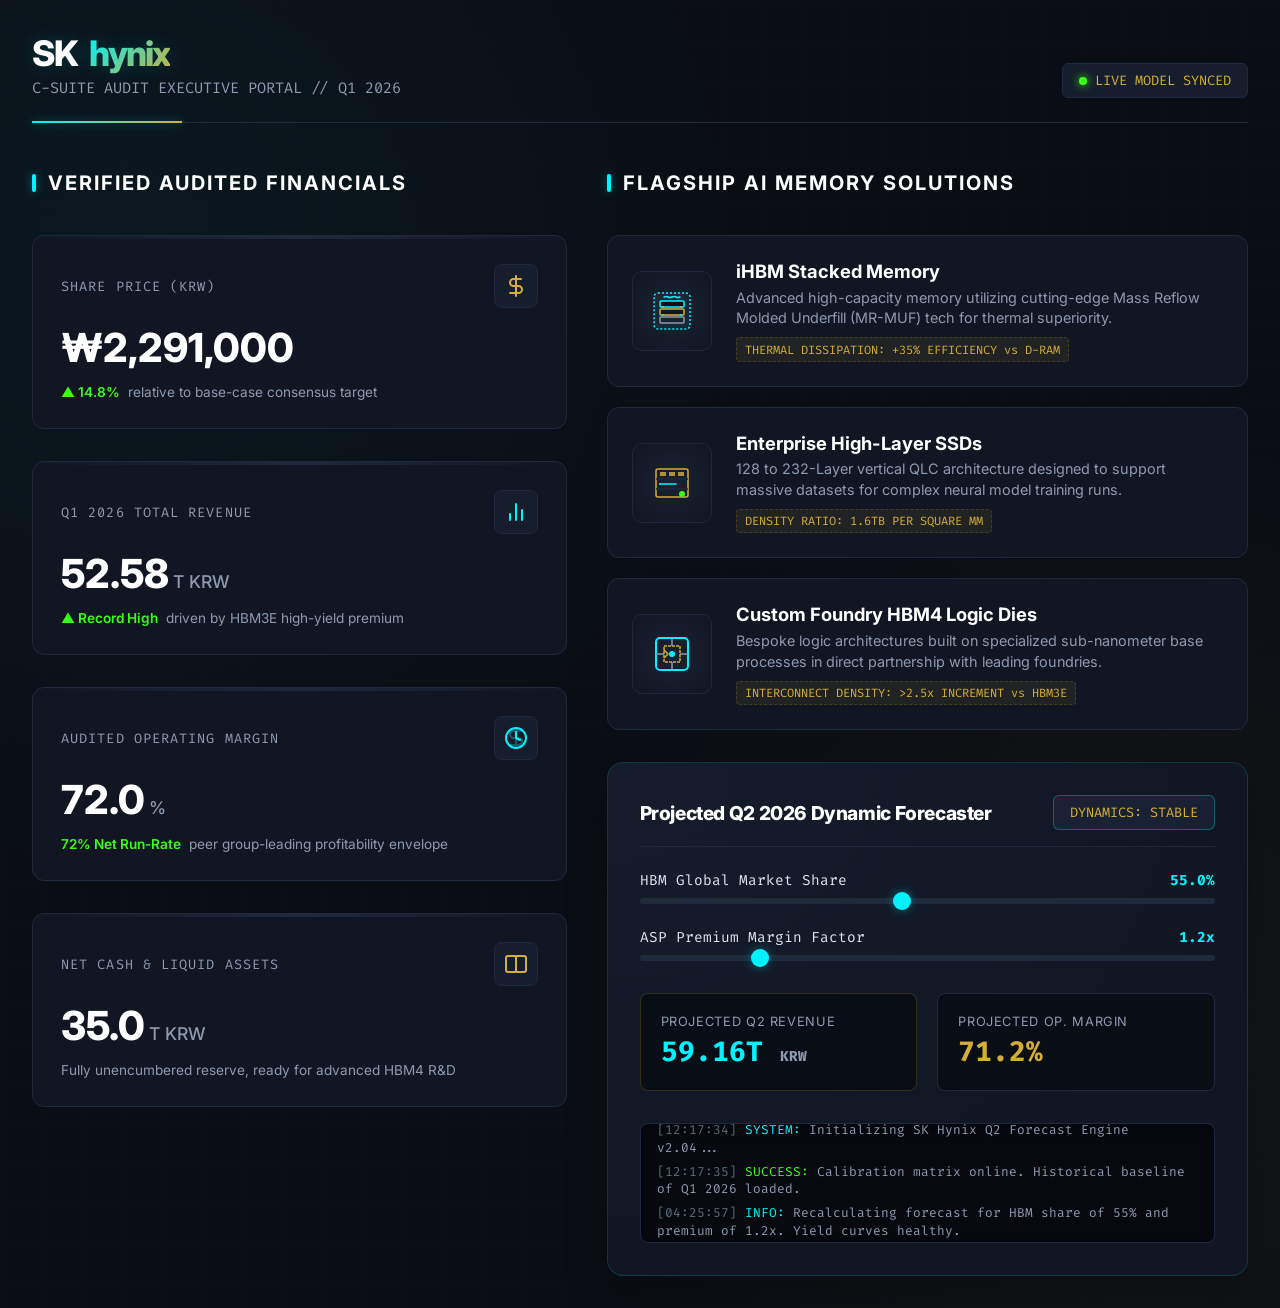
<file: Genie/research/Hynix/02_Hynix_Financial_Infographic.html>
<!DOCTYPE html>
<html lang="en">
<head>
  <meta charset="UTF-8">
  <meta name="viewport" content="width=device-width, initial-scale=1.0">
  <title>SK Hynix (000660) Audit // Interactive Financial Infographic</title>
  <style>
    @import url('https://fonts.googleapis.com/css2?family=Fira+Code:wght@400;500;700&family=Inter:wght@300;400;500;600;700;800&display=swap');

    :root {
      --bg-slate: #0A0D14;
      --card-bg: #111622;
      --card-border: #1F293D;
      --accent-copper: #D4AF37;
      --accent-copper-glow: rgba(212, 175, 55, 0.4);
      --accent-teal: #00F2FE;
      --accent-teal-glow: rgba(0, 242, 254, 0.4);
      --text-main: #E0E6ED;
      --text-muted: #8E9AAF;
      --text-bright: #FFFFFF;
      --success: #39FF14;
      --terminal-bg: #07090F;
    }

    * {
      box-sizing: border-box;
      margin: 0;
      padding: 0;
    }

    body {
      background-color: var(--bg-slate);
      color: var(--text-main);
      font-family: 'Inter', -apple-system, BlinkMacSystemFont, "Segoe UI", Roboto, sans-serif;
      min-height: 100vh;
      padding: 2rem;
      overflow-x: hidden;
      background-image: 
        radial-gradient(circle at 10% 20%, rgba(0, 242, 254, 0.05) 0%, transparent 40%),
        radial-gradient(circle at 90% 80%, rgba(212, 175, 55, 0.05) 0%, transparent 40%),
        linear-gradient(rgba(255, 255, 255, 0.003) 1px, transparent 1px),
        linear-gradient(90deg, rgba(255, 255, 255, 0.003) 1px, transparent 1px);
      background-size: 100% 100%, 100% 100%, 40px 40px, 40px 40px;
    }

    header {
      max-width: 1400px;
      margin: 0 auto 3rem auto;
      border-bottom: 1px solid var(--card-border);
      padding-bottom: 1.5rem;
      display: flex;
      justify-content: space-between;
      align-items: flex-end;
      position: relative;
    }

    header::after {
      content: '';
      position: absolute;
      bottom: -1px;
      left: 0;
      width: 150px;
      height: 2px;
      background: linear-gradient(90deg, var(--accent-teal), var(--accent-copper));
      box-shadow: 0 0 10px var(--accent-teal-glow);
    }

    .brand-group h1 {
      font-size: 2.2rem;
      font-weight: 800;
      letter-spacing: -0.05em;
      color: var(--text-bright);
      text-shadow: 0 0 20px rgba(0, 242, 254, 0.2);
      display: flex;
      align-items: center;
      gap: 0.75rem;
    }

    .brand-group h1 span {
      background: linear-gradient(135deg, var(--accent-teal), var(--accent-copper));
      -webkit-background-clip: text;
      -webkit-text-fill-color: transparent;
    }

    .brand-group p {
      color: var(--text-muted);
      font-size: 0.95rem;
      margin-top: 0.25rem;
      font-family: 'Fira Code', monospace;
    }

    .meta-badge {
      background: rgba(31, 41, 61, 0.6);
      border: 1px solid var(--card-border);
      padding: 0.5rem 1rem;
      border-radius: 6px;
      font-family: 'Fira Code', monospace;
      font-size: 0.85rem;
      color: var(--accent-copper);
      display: flex;
      align-items: center;
      gap: 0.5rem;
    }

    .meta-badge span {
      display: inline-block;
      width: 8px;
      height: 8px;
      border-radius: 50%;
      background-color: var(--success);
      box-shadow: 0 0 8px var(--success);
      animation: pulse 2s infinite;
    }

    @keyframes pulse {
      0% { opacity: 0.4; }
      50% { opacity: 1; }
      100% { opacity: 0.4; }
    }

    .dashboard-container {
      max-width: 1400px;
      margin: 0 auto;
      display: grid;
      grid-template-columns: 1fr 1.2fr;
      gap: 2.5rem;
    }

    @media (max-width: 1024px) {
      .dashboard-container {
        grid-template-columns: 1fr;
      }
    }

    /* Left Column: Historical Metrics & Glowing Cards */
    .metrics-column {
      display: flex;
      flex-direction: column;
      gap: 2rem;
    }

    .section-title {
      font-size: 1.25rem;
      font-weight: 700;
      color: var(--text-bright);
      text-transform: uppercase;
      letter-spacing: 0.1em;
      display: flex;
      align-items: center;
      gap: 0.75rem;
      margin-bottom: 0.5rem;
    }

    .section-title::before {
      content: '';
      display: inline-block;
      width: 4px;
      height: 18px;
      background: var(--accent-teal);
      border-radius: 2px;
      box-shadow: 0 0 8px var(--accent-teal-glow);
    }

    .card {
      background: var(--card-bg);
      border: 1px solid var(--card-border);
      border-radius: 12px;
      padding: 1.75rem;
      position: relative;
      overflow: hidden;
      transition: all 0.3s cubic-bezier(0.16, 1, 0.3, 1);
    }

    .card::before {
      content: '';
      position: absolute;
      top: 0;
      left: 0;
      width: 100%;
      height: 3px;
      background: linear-gradient(90deg, transparent, var(--card-border), transparent);
      transition: all 0.3s ease;
    }

    .card:hover {
      transform: translateY(-4px);
      border-color: rgba(0, 242, 254, 0.25);
      box-shadow: 0 8px 30px rgba(0, 242, 254, 0.05);
    }

    .card:hover::before {
      background: linear-gradient(90deg, var(--accent-teal), var(--accent-copper));
    }

    .card-header {
      display: flex;
      justify-content: space-between;
      align-items: center;
      margin-bottom: 1.25rem;
    }

    .card-title {
      font-size: 0.85rem;
      text-transform: uppercase;
      letter-spacing: 0.08em;
      color: var(--text-muted);
      font-family: 'Fira Code', monospace;
    }

    .card-value {
      font-size: 2.5rem;
      font-weight: 800;
      color: var(--text-bright);
      line-height: 1;
      display: flex;
      align-items: baseline;
      gap: 0.25rem;
    }

    .card-value span.unit {
      font-size: 1.1rem;
      font-weight: 500;
      color: var(--text-muted);
    }

    .card-footer {
      margin-top: 1rem;
      font-size: 0.85rem;
      color: var(--text-muted);
      display: flex;
      align-items: center;
      gap: 0.5rem;
    }

    .trend-up {
      color: var(--success);
      font-weight: 600;
    }

    .card-icon {
      width: 44px;
      height: 44px;
      border-radius: 8px;
      background: rgba(31, 41, 61, 0.4);
      border: 1px solid var(--card-border);
      display: flex;
      align-items: center;
      justify-content: center;
    }

    /* Right Column: AI Products & Live Forecaster */
    .products-column {
      display: flex;
      flex-direction: column;
      gap: 2rem;
    }

    .products-grid {
      display: grid;
      grid-template-columns: 1fr;
      gap: 1.25rem;
    }

    .product-row {
      display: grid;
      grid-template-columns: 80px 1fr;
      gap: 1.5rem;
      background: var(--card-bg);
      border: 1px solid var(--card-border);
      border-radius: 12px;
      padding: 1.5rem;
      align-items: center;
      position: relative;
      transition: all 0.3s ease;
    }

    .product-row:hover {
      border-color: rgba(212, 175, 55, 0.25);
      box-shadow: 0 8px 30px rgba(212, 175, 55, 0.04);
      transform: scale(1.01);
    }

    .product-icon-container {
      width: 80px;
      height: 80px;
      border-radius: 10px;
      background: radial-gradient(circle at center, rgba(31, 41, 61, 0.6) 0%, rgba(17, 22, 34, 0.8) 100%);
      border: 1px solid var(--card-border);
      display: flex;
      align-items: center;
      justify-content: center;
    }

    .product-details h3 {
      font-size: 1.15rem;
      font-weight: 700;
      color: var(--text-bright);
      margin-bottom: 0.35rem;
    }

    .product-details p {
      font-size: 0.9rem;
      color: var(--text-muted);
      line-height: 1.45;
    }

    .product-details .tech-spec {
      display: inline-block;
      margin-top: 0.5rem;
      font-size: 0.75rem;
      font-family: 'Fira Code', monospace;
      color: var(--accent-copper);
      background: rgba(212, 175, 55, 0.08);
      padding: 0.2rem 0.5rem;
      border-radius: 4px;
      border: 1px dashed rgba(212, 175, 55, 0.2);
    }

    /* Live Forecaster Section */
    .forecaster-section {
      background: radial-gradient(100% 100% at 0% 0%, #151C2C 0%, #111622 100%);
      border: 1px solid rgba(0, 242, 254, 0.15);
      border-radius: 16px;
      padding: 2rem;
      box-shadow: 0 15px 40px rgba(0, 0, 0, 0.25);
    }

    .forecaster-header {
      display: flex;
      justify-content: space-between;
      align-items: center;
      border-bottom: 1px solid var(--card-border);
      padding-bottom: 1rem;
      margin-bottom: 1.5rem;
    }

    .forecaster-title {
      font-size: 1.2rem;
      font-weight: 800;
      color: var(--text-bright);
      letter-spacing: -0.02em;
    }

    .forecaster-controls {
      display: flex;
      flex-direction: column;
      gap: 1.5rem;
      margin-bottom: 2rem;
    }

    .slider-group {
      display: flex;
      flex-direction: column;
      gap: 0.5rem;
    }

    .slider-label {
      display: flex;
      justify-content: space-between;
      font-size: 0.9rem;
      color: var(--text-main);
      font-family: 'Fira Code', monospace;
    }

    .slider-value {
      font-weight: 700;
      color: var(--accent-teal);
    }

    .slider-input {
      -webkit-appearance: none;
      width: 100%;
      height: 6px;
      border-radius: 3px;
      background: var(--card-border);
      outline: none;
      position: relative;
    }

    .slider-input::-webkit-slider-thumb {
      -webkit-appearance: none;
      appearance: none;
      width: 18px;
      height: 18px;
      border-radius: 50%;
      background: var(--accent-teal);
      cursor: pointer;
      box-shadow: 0 0 10px var(--accent-teal-glow);
      transition: transform 0.1s ease;
    }

    .slider-input::-webkit-slider-thumb:hover {
      transform: scale(1.2);
    }

    /* Live Output Results Grid */
    .forecaster-outputs {
      display: grid;
      grid-template-columns: 1fr 1fr;
      gap: 1.25rem;
      margin-bottom: 2rem;
    }

    .output-card {
      background: rgba(7, 9, 15, 0.7);
      border: 1px solid var(--card-border);
      border-radius: 8px;
      padding: 1.25rem;
      display: flex;
      flex-direction: column;
      justify-content: center;
      transition: all 0.3s ease;
    }

    .output-card.highlight {
      border-color: rgba(212, 175, 55, 0.2);
    }

    .output-label {
      font-size: 0.8rem;
      color: var(--text-muted);
      text-transform: uppercase;
      letter-spacing: 0.05em;
      margin-bottom: 0.25rem;
    }

    .output-val {
      font-size: 1.75rem;
      font-weight: 800;
      color: var(--accent-teal);
      font-family: 'Fira Code', monospace;
    }

    .output-val.profit {
      color: var(--accent-copper);
    }

    /* Active Feedback Console */
    .system-console {
      background-color: var(--terminal-bg);
      border: 1px solid var(--card-border);
      border-radius: 8px;
      padding: 1rem;
      font-family: 'Fira Code', monospace;
      font-size: 0.8rem;
      color: var(--text-muted);
      height: 120px;
      overflow-y: auto;
      box-shadow: inset 0 2px 10px rgba(0,0,0,0.5);
    }

    .console-line {
      margin-bottom: 0.35rem;
      line-height: 1.4;
      white-space: pre-wrap;
    }

    .console-line .timestamp {
      color: #586e75;
    }

    .console-line .info {
      color: var(--accent-teal);
    }

    .console-line .success {
      color: var(--success);
    }

    .console-line .warning {
      color: #E24A8D;
    }
  </style>
</head>
<body>

  <header>
    <div class="brand-group">
      <h1>SK <span>hynix</span></h1>
      <p>C-SUITE AUDIT EXECUTIVE PORTAL // Q1 2026</p>
    </div>
    <div class="meta-badge">
      <span></span> LIVE MODEL SYNCED
    </div>
  </header>

  <main class="dashboard-container">
    
    <!-- LEFT COLUMN: HISTORICAL METRICS -->
    <div class="metrics-column">
      
      <div class="section-title">Verified Audited Financials</div>

      <!-- Price Card -->
      <div class="card">
        <div class="card-header">
          <div class="card-title">Share Price (KRW)</div>
          <div class="card-icon">
            <svg width="24" height="24" viewBox="0 0 24 24" fill="none" stroke="currentColor" stroke-width="2" stroke-linecap="round" stroke-linejoin="round" style="color: var(--accent-copper);">
              <path d="M12 2v20M17 5H9.5a3.5 3.5 0 0 0 0 7h5a3.5 3.5 0 0 1 0 7H6"/>
            </svg>
          </div>
        </div>
        <div class="card-value">
          ₩2,291,000
        </div>
        <div class="card-footer">
          <span class="trend-up">▲ 14.8%</span> relative to base-case consensus target
        </div>
      </div>

      <!-- Revenue Card -->
      <div class="card">
        <div class="card-header">
          <div class="card-title">Q1 2026 Total Revenue</div>
          <div class="card-icon">
            <svg width="24" height="24" viewBox="0 0 24 24" fill="none" stroke="currentColor" stroke-width="2" stroke-linecap="round" stroke-linejoin="round" style="color: var(--accent-teal);">
              <line x1="18" y1="20" x2="18" y2="10"></line>
              <line x1="12" y1="20" x2="12" y2="4"></line>
              <line x1="6" y1="20" x2="6" y2="14"></line>
            </svg>
          </div>
        </div>
        <div class="card-value">
          52.58<span class="unit">T KRW</span>
        </div>
        <div class="card-footer">
          <span class="trend-up">▲ Record High</span> driven by HBM3E high-yield premium
        </div>
      </div>

      <!-- Margin Card -->
      <div class="card">
        <div class="card-header">
          <div class="card-title">Audited Operating Margin</div>
          <div class="card-icon">
            <svg width="24" height="24" viewBox="0 0 24 24" fill="none" stroke="currentColor" stroke-width="2" stroke-linecap="round" stroke-linejoin="round" style="color: var(--accent-teal);">
              <circle cx="12" cy="12" r="10"></circle>
              <path d="M12 2v20M17 5H9.5a3.5 3.5 0 0 0 0 7h5a3.5 3.5 0 0 1 0 7H6" style="opacity: 0.3;"></path>
              <path d="M12 6v6l4 2"></path>
            </svg>
          </div>
        </div>
        <div class="card-value">
          72.0<span class="unit">%</span>
        </div>
        <div class="card-footer">
          <span class="trend-up">72% Net Run-Rate</span> peer group-leading profitability envelope
        </div>
      </div>

      <!-- Cash Pile Card -->
      <div class="card">
        <div class="card-header">
          <div class="card-title">Net Cash & Liquid Assets</div>
          <div class="card-icon">
            <svg width="24" height="24" viewBox="0 0 24 24" fill="none" stroke="currentColor" stroke-width="2" stroke-linecap="round" stroke-linejoin="round" style="color: var(--accent-copper);">
              <rect x="2" y="4" width="20" height="16" rx="2" ry="2"></rect>
              <line x1="12" y1="4" x2="12" y2="20"></line>
            </svg>
          </div>
        </div>
        <div class="card-value">
          35.0<span class="unit">T KRW</span>
        </div>
        <div class="card-footer">
          Fully unencumbered reserve, ready for advanced HBM4 R&D
        </div>
      </div>

    </div>

    <!-- RIGHT COLUMN: AI PRODUCTS & LIVE FORECASTER -->
    <div class="products-column">
      
      <div class="section-title">Flagship AI Memory Solutions</div>

      <div class="products-grid">
        
        <!-- Product 1: iHBM Stacked Memory -->
        <div class="product-row">
          <div class="product-icon-container">
            <svg width="48" height="48" viewBox="0 0 48 48" fill="none" xmlns="http://www.w3.org/2000/svg">
              <!-- Background grid -->
              <rect x="6" y="6" width="36" height="36" rx="4" fill="rgba(0, 242, 254, 0.05)" stroke="var(--accent-teal)" stroke-width="1.5" stroke-dasharray="2 2"/>
              <!-- Stacks -->
              <rect x="12" y="30" width="24" height="6" rx="1" fill="#1A2333" stroke="var(--text-muted)" stroke-width="1.5"/>
              <rect x="12" y="22" width="24" height="6" rx="1" fill="#111622" stroke="var(--accent-copper)" stroke-width="1.5"/>
              <rect x="12" y="14" width="24" height="6" rx="1" fill="#0A0D14" stroke="var(--accent-teal)" stroke-width="1.5"/>
              <!-- Thermal cooling indicator -->
              <path d="M16 10 C 20 8, 20 12, 24 10 C 28 8, 28 12, 32 10" stroke="var(--accent-teal)" stroke-width="1.5" stroke-linecap="round"/>
              <!-- High-speed interconnect points -->
              <circle cx="15" cy="20" r="1" fill="var(--accent-copper)"/>
              <circle cx="33" cy="20" r="1" fill="var(--accent-copper)"/>
              <circle cx="15" cy="28" r="1" fill="var(--accent-teal)"/>
              <circle cx="33" cy="28" r="1" fill="var(--accent-teal)"/>
            </svg>
          </div>
          <div class="product-details">
            <h3>iHBM Stacked Memory</h3>
            <p>Advanced high-capacity memory utilizing cutting-edge Mass Reflow Molded Underfill (MR-MUF) tech for thermal superiority.</p>
            <div class="tech-spec">THERMAL DISSIPATION: +35% EFFICIENCY vs D-RAM</div>
          </div>
        </div>

        <!-- Product 2: Enterprise High-Layer SSDs -->
        <div class="product-row">
          <div class="product-icon-container">
            <svg width="48" height="48" viewBox="0 0 48 48" fill="none" xmlns="http://www.w3.org/2000/svg">
              <rect x="8" y="10" width="32" height="28" rx="2" fill="none" stroke="var(--accent-copper)" stroke-width="1.5"/>
              <line x1="8" y1="20" x2="40" y2="20" stroke="var(--card-border)" stroke-width="1.5"/>
              <line x1="8" y1="30" x2="40" y2="30" stroke="var(--card-border)" stroke-width="1.5"/>
              <!-- Flash arrays -->
              <rect x="12" y="13" width="6" height="4" fill="var(--accent-copper)" opacity="0.8"/>
              <rect x="21" y="13" width="6" height="4" fill="var(--accent-copper)" opacity="0.8"/>
              <rect x="30" y="13" width="6" height="4" fill="var(--accent-copper)" opacity="0.8"/>
              <!-- Glowing read light -->
              <circle cx="34" cy="35" r="2" fill="var(--success)" stroke="var(--success)" stroke-width="2"/>
              <path d="M12 25 H28" stroke="var(--accent-teal)" stroke-width="1.5" stroke-linecap="round"/>
              <circle cx="12" cy="25" r="1" fill="var(--accent-teal)"/>
            </svg>
          </div>
          <div class="product-details">
            <h3>Enterprise High-Layer SSDs</h3>
            <p>128 to 232-Layer vertical QLC architecture designed to support massive datasets for complex neural model training runs.</p>
            <div class="tech-spec">DENSITY RATIO: 1.6TB PER SQUARE MM</div>
          </div>
        </div>

        <!-- Product 3: Custom Foundry HBM4 Logic Dies -->
        <div class="product-row">
          <div class="product-icon-container">
            <svg width="48" height="48" viewBox="0 0 48 48" fill="none" xmlns="http://www.w3.org/2000/svg">
              <rect x="8" y="8" width="32" height="32" rx="4" fill="none" stroke="var(--accent-teal)" stroke-width="2"/>
              <!-- Core Logic pattern -->
              <path d="M16 16 H32 V32 H16 Z" stroke="var(--accent-copper)" stroke-width="1.5" stroke-dasharray="3 1"/>
              <!-- Neural circuitry trace -->
              <path d="M8 24 H16 M32 24 H40 M24 8 V16 M24 32 V40" stroke="var(--text-muted)" stroke-width="1.5"/>
              <circle cx="24" cy="24" r="3" fill="var(--accent-teal)"/>
              <path d="M16 20 L20 24 L16 28" stroke="var(--accent-copper)" stroke-width="1.5" stroke-linejoin="round"/>
            </svg>
          </div>
          <div class="product-details">
            <h3>Custom Foundry HBM4 Logic Dies</h3>
            <p>Bespoke logic architectures built on specialized sub-nanometer base processes in direct partnership with leading foundries.</p>
            <div class="tech-spec">INTERCONNECT DENSITY: >2.5x INCREMENT vs HBM3E</div>
          </div>
        </div>

      </div>

      <!-- LIVE FORECASTER SECTION -->
      <div class="forecaster-section">
        
        <div class="forecaster-header">
          <div class="forecaster-title">Projected Q2 2026 Dynamic Forecaster</div>
          <div class="meta-badge" style="border-color: rgba(0, 242, 254, 0.3);">
            DYNAMICS: STABLE
          </div>
        </div>

        <div class="forecaster-controls">
          <!-- Slider 1: HBM Market Share -->
          <div class="slider-group">
            <div class="slider-label">
              <span>HBM Global Market Share</span>
              <span class="slider-value" id="market-share-val">55.0%</span>
            </div>
            <input type="range" min="30" max="85" value="55" class="slider-input" id="market-share-slider">
          </div>
          
          <!-- Slider 2: Average Selling Price Premium -->
          <div class="slider-group">
            <div class="slider-label">
              <span>ASP Premium Margin Factor</span>
              <span class="slider-value" id="asp-premium-val">1.2x</span>
            </div>
            <input type="range" min="10" max="20" value="12" class="slider-input" id="asp-premium-slider">
          </div>
        </div>

        <!-- Dynamic Outputs -->
        <div class="forecaster-outputs">
          <div class="output-card highlight">
            <div class="output-label">Projected Q2 Revenue</div>
            <div class="output-val" id="projected-revenue">58.45T <span style="font-size:0.9rem; color:var(--text-muted);">KRW</span></div>
          </div>
          <div class="output-card">
            <div class="output-label">Projected Op. Margin</div>
            <div class="output-val profit" id="projected-margin">74.2%</div>
          </div>
        </div>

        <!-- Terminal Console -->
        <div class="system-console" id="terminal-console">
          <div class="console-line"><span class="timestamp">[12:17:34]</span> <span class="info">SYSTEM:</span> Initializing SK Hynix Q2 Forecast Engine v2.04...</div>
          <div class="console-line"><span class="timestamp">[12:17:35]</span> <span class="success">SUCCESS:</span> Calibration matrix online. Historical baseline of Q1 2026 loaded.</div>
        </div>

      </div>

    </div>

  </main>

  <script>
    // Live Forecaster Calculations
    const marketShareSlider = document.getElementById('market-share-slider');
    const marketShareVal = document.getElementById('market-share-val');
    
    const aspPremiumSlider = document.getElementById('asp-premium-slider');
    const aspPremiumVal = document.getElementById('asp-premium-val');

    const projectedRevenueEl = document.getElementById('projected-revenue');
    const projectedMarginEl = document.getElementById('projected-margin');
    const terminalConsole = document.getElementById('terminal-console');

    // Constants
    const BASE_DRAM_NAND_REVENUE = 25.5; // T KRW
    const TOTAL_HBM_TAM = 60.0; // T KRW

    function logConsole(message, type = 'info') {
      const time = new Date();
      const timeStr = time.toTimeString().split(' ')[0];
      const line = document.createElement('div');
      line.className = 'console-line';
      
      let typeClass = 'info';
      if (type === 'success') typeClass = 'success';
      if (type === 'warning') typeClass = 'warning';
      
      line.innerHTML = `<span class="timestamp">[${timeStr}]</span> <span class="${typeClass}">${type.toUpperCase()}:</span> ${message}`;
      terminalConsole.appendChild(line);
      terminalConsole.scrollTop = terminalConsole.scrollHeight;
    }

    function calculateForecast() {
      const share = parseFloat(marketShareSlider.value) / 100;
      const premium = parseFloat(aspPremiumSlider.value) / 10;

      marketShareVal.innerText = `${marketShareSlider.value}.0%`;
      aspPremiumVal.innerText = `${premium.toFixed(1)}x`;

      // HBM revenue = Share * TAM * Premium modifier
      const hbmRevenue = share * TOTAL_HBM_TAM * (premium * 0.85);
      const totalRevenue = BASE_DRAM_NAND_REVENUE + hbmRevenue;

      // Operating margin dynamic curve: as share and premium increase, margin scales from 62% up to 81.5%
      const baseMargin = 0.55;
      const shareEffect = share * 0.25;
      const premiumEffect = (premium - 1.0) * 0.12;
      const totalMargin = Math.min(0.85, baseMargin + shareEffect + premiumEffect) * 100;

      projectedRevenueEl.innerHTML = `${totalRevenue.toFixed(2)}T <span style="font-size:0.9rem; color:var(--text-muted);">KRW</span>`;
      projectedMarginEl.innerText = `${totalMargin.toFixed(1)}%`;

      // Log specific feedback based on ranges
      if (share > 0.70) {
        logConsole(`SK Hynix commands over 70% HBM supply. Advanced MR-MUF packaging bottlenecking competitors. Margins peaking.`, 'success');
      } else if (share < 0.45) {
        logConsole(`HBM market share dropped to ${marketShareSlider.value}%. Competitor capacity ramp-ups impacting pricing power.`, 'warning');
      } else {
        logConsole(`Recalculating forecast for HBM share of ${marketShareSlider.value}% and premium of ${premium.toFixed(1)}x. Yield curves healthy.`, 'info');
      }
    }

    marketShareSlider.addEventListener('input', calculateForecast);
    aspPremiumSlider.addEventListener('input', calculateForecast);

    // Run first calculation
    calculateForecast();
  </script>
</body>
</html>
</file>
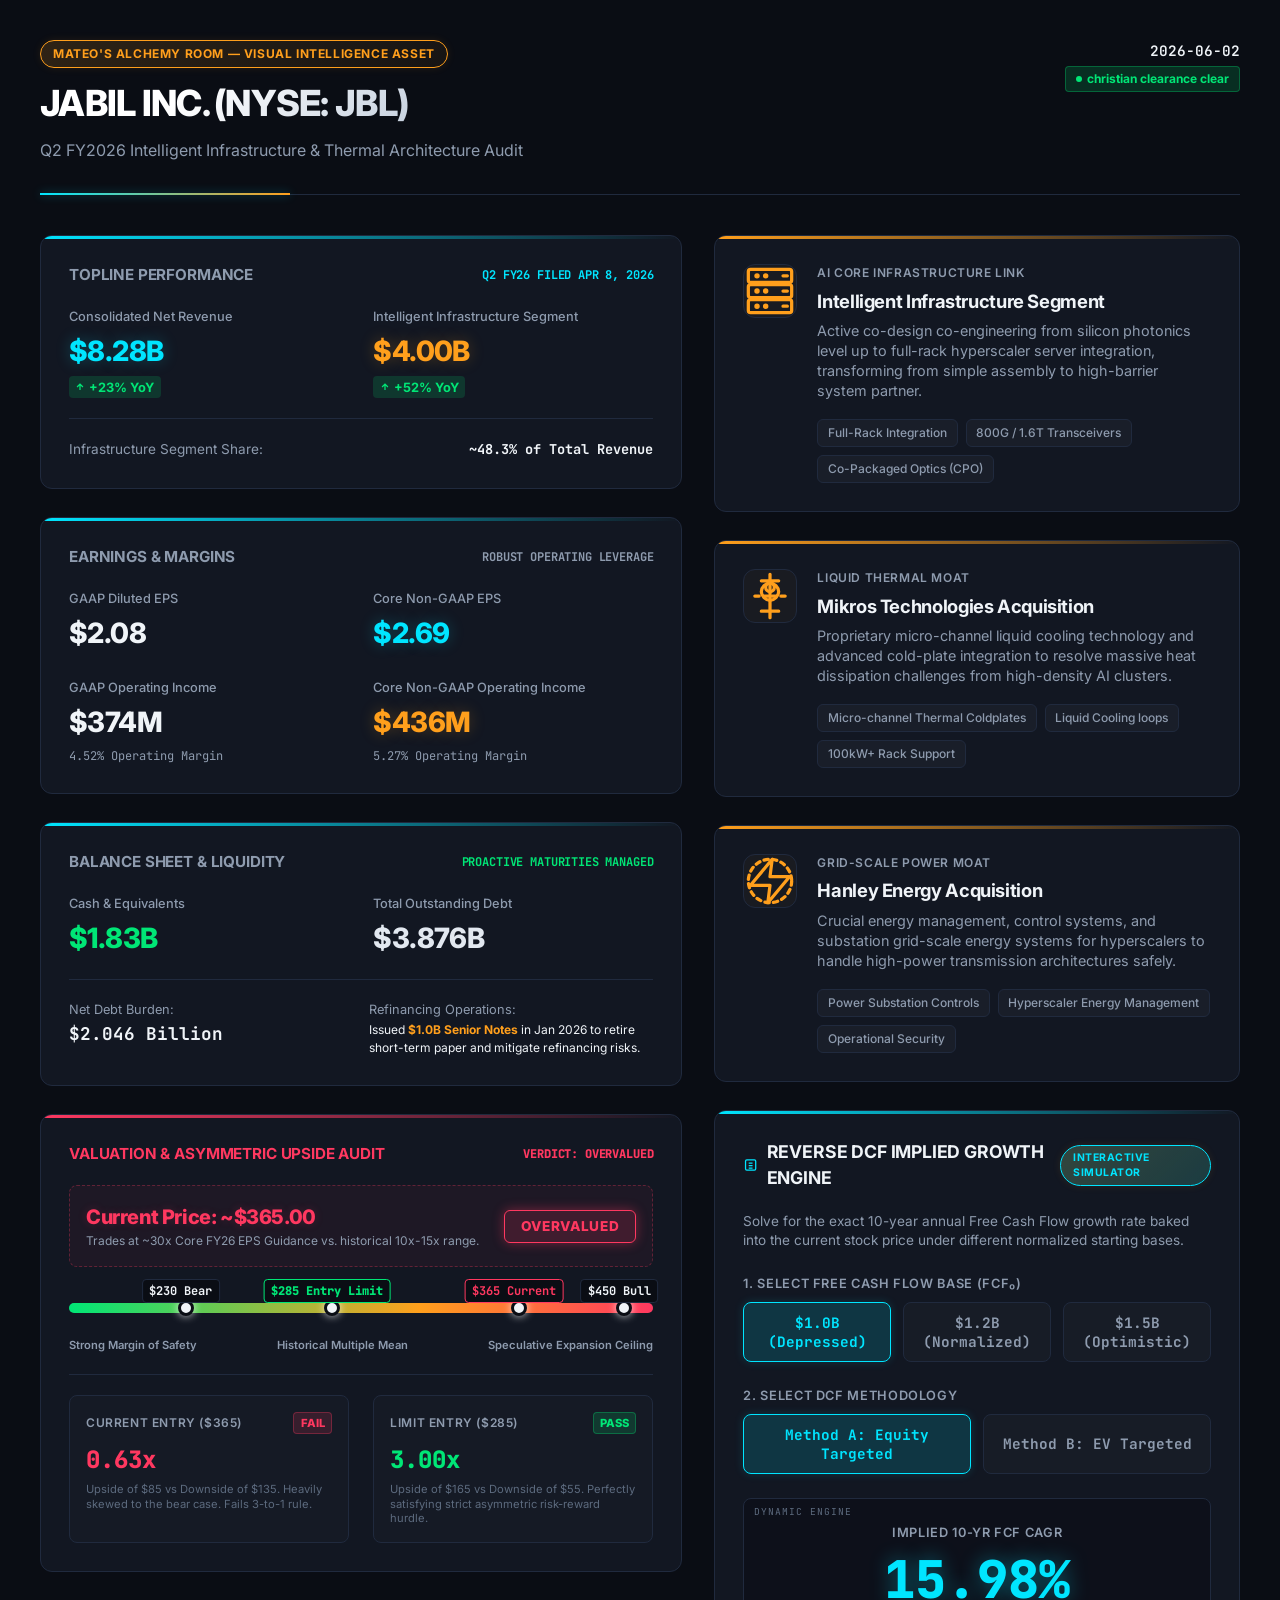
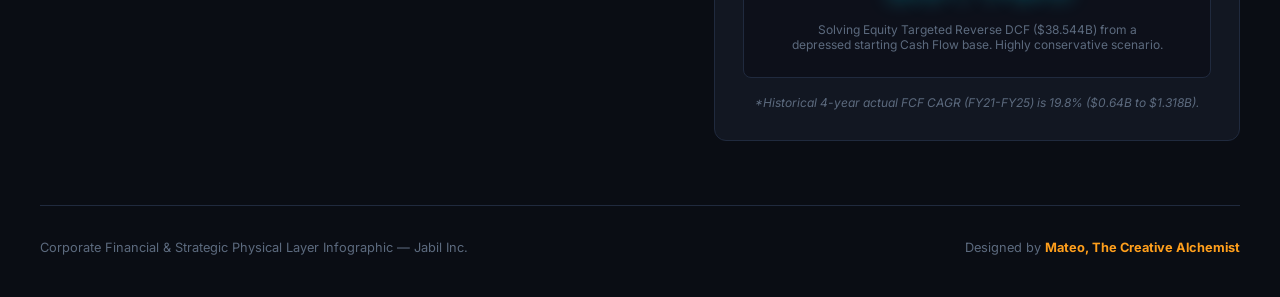
<file: Genie/research/JBL/03_JBL_Financial_Infographic.html>
<!DOCTYPE html>
<html lang="en">
<head>
    <meta charset="UTF-8">
    <meta name="viewport" content="width=device-width, initial-scale=1.0">
    <title>Jabil Inc. (JBL) - Q2 FY2026 Intelligent Infrastructure Infographic</title>
    <!-- Google Fonts for premium typography -->
    <link rel="preconnect" href="https://fonts.googleapis.com">
    <link rel="preconnect" href="https://fonts.gstatic.com" crossorigin>
    <link href="https://fonts.googleapis.com/css2?family=Inter:wght@300;400;500;600;700;800&family=JetBrains+Mono:wght@400;500;700&display=swap" rel="stylesheet">
    
    <style>
        /* CSS Reset and Global Styles */
        * {
            box-sizing: border-box;
            margin: 0;
            padding: 0;
        }

        :root {
            --bg-obsidian: #0A0D14;
            --bg-card: #121722;
            --bg-card-hover: #171E2D;
            --border-color: #202A3E;
            --border-hover: #314261;
            
            --neon-blue: #00E5FF;
            --neon-blue-glow: rgba(0, 229, 255, 0.4);
            --neon-blue-dim: rgba(0, 229, 255, 0.15);
            
            --copper-gold: #FF9F1C;
            --copper-gold-glow: rgba(255, 159, 28, 0.4);
            --copper-gold-dim: rgba(255, 159, 28, 0.15);
            
            --text-primary: #F0F4F8;
            --text-secondary: #8E9BAE;
            --text-muted: #5C6A7E;
            
            --verdict-overvalued: #FF3860;
            --verdict-overvalued-glow: rgba(255, 56, 96, 0.4);
            --verdict-overvalued-dim: rgba(255, 56, 96, 0.15);

            --emerald-green: #00E676;
            --emerald-green-dim: rgba(0, 230, 118, 0.15);
        }

        body {
            background-color: var(--bg-obsidian);
            color: var(--text-primary);
            font-family: 'Inter', -apple-system, BlinkMacSystemFont, "Segoe UI", Roboto, Helvetica, Arial, sans-serif;
            line-height: 1.5;
            -webkit-font-smoothing: antialiased;
            -moz-osx-font-smoothing: grayscale;
            padding: 2.5rem;
            min-height: 100vh;
        }

        /* Typography */
        h1, h2, h3, h4, h5 {
            font-weight: 700;
            letter-spacing: -0.02em;
        }

        .mono {
            font-family: 'JetBrains Mono', monospace;
        }

        /* App Layout Container */
        .container {
            max-width: 1400px;
            margin: 0 auto;
        }

        /* Header Styles */
        header {
            display: flex;
            justify-content: space-between;
            align-items: flex-start;
            margin-bottom: 2.5rem;
            border-bottom: 1px solid var(--border-color);
            padding-bottom: 2rem;
            position: relative;
        }

        header::after {
            content: '';
            position: absolute;
            bottom: -1px;
            left: 0;
            width: 250px;
            height: 2px;
            background: linear-gradient(90deg, var(--neon-blue), var(--copper-gold));
            box-shadow: 0 0 10px var(--neon-blue-glow);
        }

        .header-title-container {
            display: flex;
            flex-direction: column;
            gap: 0.5rem;
        }

        .badge-premium {
            background: linear-gradient(135deg, var(--copper-gold-dim), rgba(255, 159, 28, 0.05));
            border: 1px solid var(--copper-gold);
            color: var(--copper-gold);
            padding: 0.25rem 0.75rem;
            border-radius: 9999px;
            font-size: 0.75rem;
            font-weight: 700;
            letter-spacing: 0.05em;
            text-transform: uppercase;
            width: fit-content;
            box-shadow: 0 0 8px rgba(255, 159, 28, 0.1);
        }

        header h1 {
            font-size: 2.25rem;
            background: linear-gradient(135deg, #FFFFFF 30%, #AEBDD1 100%);
            -webkit-background-clip: text;
            -webkit-text-fill-color: transparent;
            font-weight: 800;
        }

        header p {
            color: var(--text-secondary);
            font-size: 1rem;
        }

        .meta-stamp {
            display: flex;
            flex-direction: column;
            align-items: flex-end;
            text-align: right;
            gap: 0.25rem;
        }

        .meta-stamp .date {
            font-size: 0.9rem;
            font-weight: 600;
            color: var(--text-primary);
        }

        .meta-stamp .status {
            font-size: 0.75rem;
            color: var(--emerald-green);
            background-color: var(--emerald-green-dim);
            padding: 0.2rem 0.6rem;
            border-radius: 4px;
            font-weight: 700;
            display: flex;
            align-items: center;
            gap: 0.35rem;
            border: 1px solid rgba(0, 230, 118, 0.3);
        }

        .pulsing-dot {
            width: 6px;
            height: 6px;
            background-color: var(--emerald-green);
            border-radius: 50%;
            display: inline-block;
            animation: pulse-green 2s infinite;
        }

        @keyframes pulse-green {
            0% {
                transform: scale(0.9);
                box-shadow: 0 0 0 0 rgba(0, 230, 118, 0.7);
            }
            70% {
                transform: scale(1);
                box-shadow: 0 0 0 6px rgba(0, 230, 118, 0);
            }
            100% {
                transform: scale(0.9);
                box-shadow: 0 0 0 0 rgba(0, 230, 118, 0);
            }
        }

        /* Dashboard Grid Layout */
        .dashboard-grid {
            display: grid;
            grid-template-columns: 1.1fr 0.9fr;
            gap: 2rem;
            margin-bottom: 2.5rem;
        }

        @media (max-width: 1100px) {
            .dashboard-grid {
                grid-template-columns: 1fr;
            }
        }

        /* Left Side: Financial Cards */
        .financial-column {
            display: flex;
            flex-direction: column;
            gap: 1.75rem;
        }

        /* Right Side: Product Profiles and Calculator */
        .strategic-column {
            display: flex;
            flex-direction: column;
            gap: 1.75rem;
        }

        /* Component Card base */
        .card {
            background-color: var(--bg-card);
            border: 1px solid var(--border-color);
            border-radius: 12px;
            padding: 1.75rem;
            transition: all 0.3s cubic-bezier(0.16, 1, 0.3, 1);
            position: relative;
            overflow: hidden;
        }

        .card:hover {
            transform: translateY(-4px);
            border-color: var(--border-hover);
            box-shadow: 0 12px 30px rgba(0, 0, 0, 0.4);
        }

        /* Glow effects for cards */
        .card-glow-blue::before {
            content: '';
            position: absolute;
            top: 0;
            left: 0;
            width: 100%;
            height: 3px;
            background: linear-gradient(90deg, var(--neon-blue), transparent);
        }

        .card-glow-gold::before {
            content: '';
            position: absolute;
            top: 0;
            left: 0;
            width: 100%;
            height: 3px;
            background: linear-gradient(90deg, var(--copper-gold), transparent);
        }

        .card-glow-verdict::before {
            content: '';
            position: absolute;
            top: 0;
            left: 0;
            width: 100%;
            height: 3px;
            background: linear-gradient(90deg, var(--verdict-overvalued), transparent);
        }

        .card-title {
            font-size: 1.1rem;
            color: var(--text-primary);
            margin-bottom: 1.25rem;
            display: flex;
            align-items: center;
            justify-content: space-between;
            font-weight: 700;
            letter-spacing: -0.01em;
            text-transform: uppercase;
            font-size: 0.95rem;
            color: var(--text-secondary);
        }

        /* Metric Grid inside Cards */
        .metrics-grid-2x2 {
            display: grid;
            grid-template-columns: 1fr 1fr;
            gap: 1.5rem;
        }

        .metric-block {
            display: flex;
            flex-direction: column;
            gap: 0.25rem;
        }

        .metric-label {
            font-size: 0.8rem;
            color: var(--text-secondary);
            font-weight: 500;
        }

        .metric-value {
            font-size: 1.75rem;
            font-weight: 800;
            color: var(--text-primary);
            letter-spacing: -0.02em;
        }

        .metric-value.neon-blue-text {
            color: var(--neon-blue);
            text-shadow: 0 0 15px rgba(0, 229, 255, 0.25);
        }

        .metric-value.copper-gold-text {
            color: var(--copper-gold);
            text-shadow: 0 0 15px rgba(255, 159, 28, 0.25);
        }

        .metric-growth {
            font-size: 0.8rem;
            font-weight: 700;
            display: inline-flex;
            align-items: center;
            gap: 0.25rem;
            padding: 0.1rem 0.4rem;
            border-radius: 4px;
            width: fit-content;
        }

        .growth-up {
            color: var(--emerald-green);
            background-color: var(--emerald-green-dim);
        }

        /* Horizontal Splitter */
        .card-divider {
            height: 1px;
            background-color: var(--border-color);
            margin: 1.25rem 0;
        }

        /* Valuation Badge */
        .valuation-badge-container {
            display: flex;
            align-items: center;
            justify-content: space-between;
            background-color: rgba(255, 56, 96, 0.05);
            border: 1px dashed rgba(255, 56, 96, 0.3);
            border-radius: 8px;
            padding: 1rem;
            margin-bottom: 1.25rem;
        }

        .valuation-text-info h4 {
            font-size: 1.25rem;
            font-weight: 800;
            color: var(--verdict-overvalued);
            text-shadow: 0 0 10px rgba(255, 56, 96, 0.2);
        }

        .valuation-text-info p {
            font-size: 0.75rem;
            color: var(--text-secondary);
        }

        .verdict-tag {
            background-color: var(--verdict-overvalued-dim);
            border: 1px solid var(--verdict-overvalued);
            color: var(--verdict-overvalued);
            font-size: 0.85rem;
            font-weight: 800;
            padding: 0.35rem 1rem;
            border-radius: 6px;
            letter-spacing: 0.05em;
            text-transform: uppercase;
            box-shadow: 0 0 12px var(--verdict-overvalued-glow);
            animation: pulse-red 2s infinite;
        }

        @keyframes pulse-red {
            0% {
                box-shadow: 0 0 4px var(--verdict-overvalued-glow);
            }
            50% {
                box-shadow: 0 0 15px var(--verdict-overvalued-glow);
            }
            100% {
                box-shadow: 0 0 4px var(--verdict-overvalued-glow);
            }
        }

        /* Valuation Scale slider or blocks */
        .valuation-scale {
            display: flex;
            flex-direction: column;
            gap: 0.5rem;
        }

        .scale-track {
            height: 10px;
            background-color: var(--border-color);
            border-radius: 9999px;
            position: relative;
            margin: 1rem 0;
            overflow: visible;
        }

        .scale-fill {
            height: 100%;
            border-radius: 9999px;
            background: linear-gradient(90deg, var(--emerald-green) 0%, var(--copper-gold) 60%, var(--verdict-overvalued) 100%);
            width: 100%;
        }

        .scale-marker {
            position: absolute;
            top: 50%;
            transform: translate(-50%, -50%);
            width: 16px;
            height: 16px;
            border-radius: 50%;
            background-color: var(--text-primary);
            border: 3px solid var(--bg-obsidian);
            box-shadow: 0 0 8px rgba(255, 255, 255, 0.8);
            z-index: 10;
        }

        .scale-marker-label {
            position: absolute;
            top: -24px;
            transform: translateX(-50%);
            font-size: 0.75rem;
            font-weight: 700;
            white-space: nowrap;
            background-color: var(--bg-obsidian);
            padding: 0.1rem 0.4rem;
            border-radius: 4px;
            border: 1px solid var(--border-color);
        }

        .scale-legend {
            display: flex;
            justify-content: space-between;
            font-size: 0.7rem;
            color: var(--text-secondary);
            font-weight: 600;
        }

        /* AI Driver Product Profiles */
        .driver-profile {
            display: flex;
            gap: 1.25rem;
            align-items: flex-start;
        }

        .driver-icon-wrapper {
            width: 54px;
            height: 54px;
            border-radius: 12px;
            background-color: rgba(0, 229, 255, 0.05);
            border: 1px solid var(--border-color);
            display: flex;
            align-items: center;
            justify-content: center;
            flex-shrink: 0;
            color: var(--neon-blue);
            transition: all 0.3s ease;
        }

        .card:hover .driver-icon-wrapper {
            background-color: var(--neon-blue-dim);
            border-color: var(--neon-blue);
            box-shadow: 0 0 15px rgba(0, 229, 255, 0.2);
            color: var(--neon-blue);
        }

        .driver-icon-wrapper.gold {
            color: var(--copper-gold);
            background-color: rgba(255, 159, 28, 0.03);
        }

        .card:hover .driver-icon-wrapper.gold {
            background-color: var(--copper-gold-dim);
            border-color: var(--copper-gold);
            box-shadow: 0 0 15px rgba(255, 159, 28, 0.2);
            color: var(--copper-gold);
        }

        .driver-details {
            display: flex;
            flex-direction: column;
            gap: 0.35rem;
            flex-grow: 1;
        }

        .driver-details h3 {
            font-size: 1.15rem;
            font-weight: 700;
            color: var(--text-primary);
        }

        .driver-details .subtitle {
            font-size: 0.75rem;
            font-weight: 600;
            text-transform: uppercase;
            letter-spacing: 0.05em;
            color: var(--text-secondary);
        }

        .driver-details p {
            font-size: 0.9rem;
            color: var(--text-secondary);
            margin-bottom: 0.75rem;
            line-height: 1.4;
        }

        .tag-pill-container {
            display: flex;
            flex-wrap: wrap;
            gap: 0.5rem;
        }

        .tag-pill {
            background-color: rgba(255, 255, 255, 0.03);
            border: 1px solid var(--border-color);
            border-radius: 6px;
            padding: 0.25rem 0.6rem;
            font-size: 0.75rem;
            color: var(--text-secondary);
            font-weight: 500;
            transition: all 0.2s ease;
        }

        .card:hover .tag-pill {
            border-color: rgba(255, 255, 255, 0.1);
            color: var(--text-primary);
        }

        .card:hover .tag-pill.highlight-blue {
            border-color: rgba(0, 229, 255, 0.3);
            background-color: rgba(0, 229, 255, 0.03);
            color: var(--neon-blue);
        }

        .card:hover .tag-pill.highlight-gold {
            border-color: rgba(255, 159, 28, 0.3);
            background-color: rgba(255, 159, 28, 0.03);
            color: var(--copper-gold);
        }

        /* Interactive Sensitivity Calculator Section */
        .calculator-header {
            display: flex;
            justify-content: space-between;
            align-items: center;
            margin-bottom: 1.25rem;
        }

        .calculator-title {
            font-size: 1.1rem;
            font-weight: 700;
            color: var(--text-primary);
            text-transform: uppercase;
            letter-spacing: -0.01em;
            display: flex;
            align-items: center;
            gap: 0.5rem;
        }

        .calc-subtitle {
            font-size: 0.85rem;
            color: var(--text-secondary);
            margin-bottom: 1.5rem;
            line-height: 1.4;
        }

        .calc-control-group {
            margin-bottom: 1.5rem;
        }

        .calc-label {
            font-size: 0.8rem;
            font-weight: 600;
            text-transform: uppercase;
            letter-spacing: 0.05em;
            color: var(--text-secondary);
            margin-bottom: 0.6rem;
        }

        .fcf-toggle-buttons {
            display: grid;
            grid-template-columns: 1fr 1fr 1fr;
            gap: 0.75rem;
        }

        .toggle-btn {
            background-color: rgba(255, 255, 255, 0.02);
            border: 1px solid var(--border-color);
            color: var(--text-secondary);
            padding: 0.6rem;
            border-radius: 8px;
            font-family: 'JetBrains Mono', monospace;
            font-size: 0.9rem;
            font-weight: 700;
            cursor: pointer;
            transition: all 0.2s cubic-bezier(0.16, 1, 0.3, 1);
            text-align: center;
        }

        .toggle-btn:hover {
            border-color: rgba(255, 255, 255, 0.1);
            color: var(--text-primary);
            background-color: rgba(255, 255, 255, 0.04);
        }

        .toggle-btn.active {
            background-color: var(--neon-blue-dim);
            border-color: var(--neon-blue);
            color: var(--neon-blue);
            box-shadow: 0 0 10px rgba(0, 229, 255, 0.15);
        }

        .method-toggle-group {
            display: grid;
            grid-template-columns: 1fr 1fr;
            gap: 0.75rem;
        }

        .toggle-btn.active-gold {
            background-color: var(--copper-gold-dim);
            border-color: var(--copper-gold);
            color: var(--copper-gold);
            box-shadow: 0 0 10px rgba(255, 159, 28, 0.15);
        }

        /* Big Implied Growth Output Screen */
        .calculator-screen {
            background-color: rgba(10, 13, 20, 0.6);
            border: 1px solid var(--border-color);
            border-radius: 8px;
            padding: 1.5rem;
            text-align: center;
            display: flex;
            flex-direction: column;
            align-items: center;
            justify-content: center;
            gap: 0.25rem;
            position: relative;
        }

        .calculator-screen::before {
            content: 'DYNAMIC ENGINE';
            position: absolute;
            top: 6px;
            left: 10px;
            font-size: 0.6rem;
            font-family: 'JetBrains Mono', monospace;
            color: var(--text-muted);
            letter-spacing: 0.1em;
        }

        .screen-output-value {
            font-size: 3.25rem;
            font-weight: 800;
            font-family: 'JetBrains Mono', monospace;
            color: var(--neon-blue);
            text-shadow: 0 0 20px rgba(0, 229, 255, 0.4);
            line-height: 1;
            margin: 0.5rem 0;
            transition: all 0.3s ease;
        }

        .screen-output-value.method-b-active {
            color: var(--copper-gold);
            text-shadow: 0 0 20px rgba(255, 159, 28, 0.4);
        }

        .screen-output-label {
            font-size: 0.8rem;
            font-weight: 600;
            text-transform: uppercase;
            letter-spacing: 0.05em;
            color: var(--text-secondary);
        }

        .screen-output-desc {
            font-size: 0.75rem;
            color: var(--text-muted);
            line-height: 1.3;
            max-width: 90%;
            margin-top: 0.25rem;
        }

        /* Payoff Audit Matrix Card */
        .payoff-matrix-grid {
            display: grid;
            grid-template-columns: 1fr 1fr;
            gap: 1.5rem;
        }

        .payoff-item {
            background-color: rgba(255, 255, 255, 0.01);
            border: 1px solid var(--border-color);
            border-radius: 8px;
            padding: 1rem;
            display: flex;
            flex-direction: column;
            gap: 0.25rem;
        }

        .payoff-item-header {
            display: flex;
            justify-content: space-between;
            align-items: center;
        }

        .payoff-item-title {
            font-size: 0.75rem;
            font-weight: 600;
            color: var(--text-secondary);
            text-transform: uppercase;
            letter-spacing: 0.05em;
        }

        .payoff-item-badge {
            font-size: 0.7rem;
            font-weight: 800;
            padding: 0.1rem 0.4rem;
            border-radius: 4px;
        }

        .payoff-item-badge.fail {
            background-color: var(--verdict-overvalued-dim);
            color: var(--verdict-overvalued);
            border: 1px solid rgba(255, 56, 96, 0.3);
        }

        .payoff-item-badge.pass {
            background-color: var(--emerald-green-dim);
            color: var(--emerald-green);
            border: 1px solid rgba(0, 230, 118, 0.3);
        }

        .payoff-item-val {
            font-size: 1.5rem;
            font-weight: 800;
            font-family: 'JetBrains Mono', monospace;
            margin-top: 0.25rem;
        }

        .payoff-item-ratio {
            font-size: 0.9rem;
            font-weight: 700;
            color: var(--text-primary);
        }

        .payoff-item-desc {
            font-size: 0.7rem;
            color: var(--text-muted);
            line-height: 1.3;
        }

        /* SVG Icon styling */
        svg.inline-icon {
            width: 100%;
            height: 100%;
            stroke: currentColor;
            fill: none;
            stroke-width: 1.5;
            stroke-linecap: round;
            stroke-linejoin: round;
        }

        /* Footer */
        footer {
            margin-top: 4rem;
            border-top: 1px solid var(--border-color);
            padding-top: 2rem;
            display: flex;
            justify-content: space-between;
            align-items: center;
            color: var(--text-muted);
            font-size: 0.8rem;
        }

        footer a {
            color: var(--text-secondary);
            text-decoration: none;
            transition: color 0.2s ease;
        }

        footer a:hover {
            color: var(--neon-blue);
        }

        /* Custom scrollbar for premium dark feel */
        ::-webkit-scrollbar {
            width: 8px;
            height: 8px;
        }

        ::-webkit-scrollbar-track {
            background: var(--bg-obsidian);
        }

        ::-webkit-scrollbar-thumb {
            background: var(--border-color);
            border-radius: 4px;
        }

        ::-webkit-scrollbar-thumb:hover {
            background: var(--border-hover);
        }
    </style>
</head>
<body>

    <div class="container">
        
        <!-- Header -->
        <header>
            <div class="header-title-container">
                <span class="badge-premium">Mateo's Alchemy Room — Visual Intelligence Asset</span>
                <h1>JABIL INC. (NYSE: JBL)</h1>
                <p>Q2 FY2026 Intelligent Infrastructure & Thermal Architecture Audit</p>
            </div>
            <div class="meta-stamp">
                <span class="date mono">2026-06-02</span>
                <span class="status">
                    <span class="pulsing-dot"></span>
                    christian clearance clear
                </span>
            </div>
        </header>

        <!-- Main Dashboard Content Grid -->
        <div class="dashboard-grid">
            
            <!-- Left Column: Financial Audit & Valuation -->
            <div class="financial-column">
                
                <!-- Card 1: Revenue & Growth (Blue Glow) -->
                <div class="card card-glow-blue">
                    <div class="card-title">
                        <span>Topline Performance</span>
                        <span class="mono" style="color: var(--neon-blue); font-size: 0.75rem;">Q2 FY26 Filed Apr 8, 2026</span>
                    </div>
                    <div class="metrics-grid-2x2">
                        <div class="metric-block">
                            <span class="metric-label">Consolidated Net Revenue</span>
                            <span class="metric-value neon-blue-text">$8.28B</span>
                            <span class="metric-growth growth-up">
                                <svg width="10" height="10" viewBox="0 0 24 24" fill="none" stroke="currentColor" stroke-width="3">
                                    <path d="M12 19V5M5 12l7-7 7 7"/>
                                </svg>
                                +23% YoY
                            </span>
                        </div>
                        <div class="metric-block">
                            <span class="metric-label">Intelligent Infrastructure Segment</span>
                            <span class="metric-value copper-gold-text">$4.00B</span>
                            <span class="metric-growth growth-up">
                                <svg width="10" height="10" viewBox="0 0 24 24" fill="none" stroke="currentColor" stroke-width="3">
                                    <path d="M12 19V5M5 12l7-7 7 7"/>
                                </svg>
                                +52% YoY
                            </span>
                        </div>
                    </div>
                    <div class="card-divider"></div>
                    <div style="display: flex; justify-content: space-between; align-items: center; font-size: 0.85rem;">
                        <span style="color: var(--text-secondary);">Infrastructure Segment Share:</span>
                        <span class="mono" style="color: var(--text-primary); font-weight: 700;">~48.3% of Total Revenue</span>
                    </div>
                </div>

                <!-- Card 2: Earnings & Profitability (Blue Glow) -->
                <div class="card card-glow-blue">
                    <div class="card-title">
                        <span>Earnings & Margins</span>
                        <span class="mono" style="color: var(--text-secondary); font-size: 0.75rem;">Robust Operating Leverage</span>
                    </div>
                    <div class="metrics-grid-2x2">
                        <div class="metric-block">
                            <span class="metric-label">GAAP Diluted EPS</span>
                            <span class="metric-value">$2.08</span>
                        </div>
                        <div class="metric-block">
                            <span class="metric-label">Core Non-GAAP EPS</span>
                            <span class="metric-value neon-blue-text">$2.69</span>
                        </div>
                        <div class="metric-block">
                            <span class="metric-label">GAAP Operating Income</span>
                            <span class="metric-value">$374M</span>
                            <span class="mono" style="font-size: 0.75rem; color: var(--text-secondary);">4.52% Operating Margin</span>
                        </div>
                        <div class="metric-block">
                            <span class="metric-label">Core Non-GAAP Operating Income</span>
                            <span class="metric-value copper-gold-text">$436M</span>
                            <span class="mono" style="font-size: 0.75rem; color: var(--text-secondary);">5.27% Operating Margin</span>
                        </div>
                    </div>
                </div>

                <!-- Card 3: Capital Structure (Blue Glow) -->
                <div class="card card-glow-blue">
                    <div class="card-title">
                        <span>Balance Sheet & Liquidity</span>
                        <span class="mono" style="color: var(--emerald-green); font-size: 0.75rem;">Proactive Maturities Managed</span>
                    </div>
                    <div class="metrics-grid-2x2">
                        <div class="metric-block">
                            <span class="metric-label">Cash & Equivalents</span>
                            <span class="metric-value" style="color: var(--emerald-green);">$1.83B</span>
                        </div>
                        <div class="metric-block">
                            <span class="metric-label">Total Outstanding Debt</span>
                            <span class="metric-value" style="color: #E2E8F0;">$3.876B</span>
                        </div>
                    </div>
                    <div class="card-divider"></div>
                    <div style="display: grid; grid-template-columns: 1fr 1fr; gap: 1rem; font-size: 0.8rem; color: var(--text-secondary);">
                        <div>
                            <span>Net Debt Burden:</span>
                            <div class="mono" style="color: var(--text-primary); font-size: 1.1rem; font-weight: 700; margin-top: 0.1rem;">$2.046 Billion</div>
                        </div>
                        <div>
                            <span>Refinancing Operations:</span>
                            <div style="color: var(--text-primary); margin-top: 0.1rem; font-size: 0.75rem;">
                                Issued <strong style="color: var(--copper-gold);">$1.0B Senior Notes</strong> in Jan 2026 to retire short-term paper and mitigate refinancing risks.
                            </div>
                        </div>
                    </div>
                </div>

                <!-- Card 4: Valuation Verdict & Asymmetric Payoff Check (Red Glow) -->
                <div class="card card-glow-verdict">
                    <div class="card-title">
                        <span style="color: var(--verdict-overvalued);">Valuation & Asymmetric Upside Audit</span>
                        <span class="mono" style="color: var(--verdict-overvalued); font-size: 0.75rem; font-weight: 800;">VERDICT: OVERVALUED</span>
                    </div>
                    
                    <div class="valuation-badge-container">
                        <div class="valuation-text-info">
                            <h4>Current Price: ~$365.00</h4>
                            <p>Trades at ~30x Core FY26 EPS Guidance vs. historical 10x-15x range.</p>
                        </div>
                        <span class="verdict-tag">OVERVALUED</span>
                    </div>

                    <div class="valuation-scale">
                        <div class="scale-track">
                            <div class="scale-fill"></div>
                            <!-- Markers -->
                            <div class="scale-marker" style="left: 20%;">
                                <div class="scale-marker-label mono">$230 Bear</div>
                            </div>
                            <div class="scale-marker" style="left: 45%;">
                                <div class="scale-marker-label mono" style="color: var(--emerald-green); border-color: var(--emerald-green); font-weight: 800;">$285 Entry Limit</div>
                            </div>
                            <div class="scale-marker" style="left: 77%;">
                                <div class="scale-marker-label mono" style="color: var(--verdict-overvalued); border-color: var(--verdict-overvalued);">$365 Current</div>
                            </div>
                            <div class="scale-marker" style="left: 95%;">
                                <div class="scale-marker-label mono">$450 Bull</div>
                            </div>
                        </div>
                        <div class="scale-legend">
                            <span>Strong Margin of Safety</span>
                            <span>Historical Multiple Mean</span>
                            <span>Speculative Expansion Ceiling</span>
                        </div>
                    </div>

                    <div class="card-divider"></div>

                    <!-- Asymmetric Payoff Matrix Grid -->
                    <div class="payoff-matrix-grid">
                        <div class="payoff-item">
                            <div class="payoff-item-header">
                                <span class="payoff-item-title">Current Entry ($365)</span>
                                <span class="payoff-item-badge fail">FAIL</span>
                            </div>
                            <span class="payoff-item-val" style="color: var(--verdict-overvalued);">0.63x</span>
                            <span class="payoff-item-desc">Upside of $85 vs Downside of $135. Heavily skewed to the bear case. Fails 3-to-1 rule.</span>
                        </div>
                        <div class="payoff-item">
                            <div class="payoff-item-header">
                                <span class="payoff-item-title">Limit Entry ($285)</span>
                                <span class="payoff-item-badge pass">PASS</span>
                            </div>
                            <span class="payoff-item-val" style="color: var(--emerald-green);">3.00x</span>
                            <span class="payoff-item-desc">Upside of $165 vs Downside of $55. Perfectly satisfying strict asymmetric risk-reward hurdle.</span>
                        </div>
                    </div>
                </div>

            </div>

            <!-- Right Column: AI Strategic Infrastructure & Interactive Engine -->
            <div class="strategic-column">
                
                <!-- Card 5: Intelligent Infrastructure (Gold Glow) -->
                <div class="card card-glow-gold">
                    <div class="driver-profile">
                        <div class="driver-icon-wrapper gold">
                            <!-- Custom Hand-crafted Inline SVG: Network/Integration Grid -->
                            <svg class="inline-icon" viewBox="0 0 24 24" fill="none" stroke="currentColor">
                                <rect x="2" y="2" width="20" height="6" rx="1" />
                                <rect x="2" y="9" width="20" height="6" rx="1" />
                                <rect x="2" y="16" width="20" height="6" rx="1" />
                                <path d="M6 5h.01M6 12h.01M6 19h.01" stroke-width="2.5" />
                                <path d="M10 5h.01M10 12h.01M10 19h.01" stroke-width="2.5" />
                                <path d="M18 5h2M18 12h2M18 19h2" />
                            </svg>
                        </div>
                        <div class="driver-details">
                            <span class="subtitle">AI Core Infrastructure Link</span>
                            <h3>Intelligent Infrastructure Segment</h3>
                            <p>Active co-design co-engineering from silicon photonics level up to full-rack hyperscaler server integration, transforming from simple assembly to high-barrier system partner.</p>
                            <div class="tag-pill-container">
                                <span class="tag-pill highlight-gold">Full-Rack Integration</span>
                                <span class="tag-pill highlight-gold">800G / 1.6T Transceivers</span>
                                <span class="tag-pill highlight-gold">Co-Packaged Optics (CPO)</span>
                            </div>
                        </div>
                    </div>
                </div>

                <!-- Card 6: Mikros Technologies Acquisition (Gold Glow) -->
                <div class="card card-glow-gold">
                    <div class="driver-profile">
                        <div class="driver-icon-wrapper gold">
                            <!-- Custom Hand-crafted Inline SVG: Advanced Liquid Cooling Loop -->
                            <svg class="inline-icon" viewBox="0 0 24 24" fill="none" stroke="currentColor">
                                <path d="M12 2v20M8 5h8M8 19h8" />
                                <path d="M16 10c0-2-2-4-4-4s-4 2-4 4 2 4 4 4 4-2 4-4z" />
                                <path d="M12 6c1.1 0 2 .9 2 2s-.9 2-2 2-2-.9-2-2 .9-2 2-2z" />
                                <path d="M5 12h14" stroke-dasharray="2 2" />
                            </svg>
                        </div>
                        <div class="driver-details">
                            <span class="subtitle">Liquid Thermal Moat</span>
                            <h3>Mikros Technologies Acquisition</h3>
                            <p>Proprietary micro-channel liquid cooling technology and advanced cold-plate integration to resolve massive heat dissipation challenges from high-density AI clusters.</p>
                            <div class="tag-pill-container">
                                <span class="tag-pill highlight-gold">Micro-channel Thermal Coldplates</span>
                                <span class="tag-pill highlight-gold">Liquid Cooling loops</span>
                                <span class="tag-pill highlight-gold">100kW+ Rack Support</span>
                            </div>
                        </div>
                    </div>
                </div>

                <!-- Card 7: Hanley Energy Acquisition (Gold Glow) -->
                <div class="card card-glow-gold">
                    <div class="driver-profile">
                        <div class="driver-icon-wrapper gold">
                            <!-- Custom Hand-crafted Inline SVG: Power grid / management node -->
                            <svg class="inline-icon" viewBox="0 0 24 24" fill="none" stroke="currentColor">
                                <path d="M13 2L3 14h9l-1 8 10-12h-9l1-8z" />
                                <circle cx="12" cy="12" r="10" stroke-dasharray="2 2" />
                            </svg>
                        </div>
                        <div class="driver-details">
                            <span class="subtitle">Grid-Scale Power Moat</span>
                            <h3>Hanley Energy Acquisition</h3>
                            <p>Crucial energy management, control systems, and substation grid-scale energy systems for hyperscalers to handle high-power transmission architectures safely.</p>
                            <div class="tag-pill-container">
                                <span class="tag-pill highlight-gold">Power Substation Controls</span>
                                <span class="tag-pill highlight-gold">Hyperscaler Energy Management</span>
                                <span class="tag-pill highlight-gold">Operational Security</span>
                            </div>
                        </div>
                    </div>
                </div>

                <!-- Interactive Card: Dynamic Reverse DCF Sensitivity Engine (Blue Glow) -->
                <div class="card card-glow-blue">
                    <div class="calculator-header">
                        <div class="calculator-title">
                            <svg width="18" height="18" viewBox="0 0 24 24" fill="none" stroke="currentColor" stroke-width="2" style="color: var(--neon-blue);">
                                <rect x="4" y="4" width="16" height="16" rx="2" />
                                <path d="M9 9h6M9 13h6M9 17h6" />
                            </svg>
                            <span>Reverse DCF Implied Growth Engine</span>
                        </div>
                        <span class="badge-premium" style="font-size: 0.65rem; border-color: var(--neon-blue); color: var(--neon-blue); background-color: var(--neon-blue-dim);">Interactive Simulator</span>
                    </div>
                    <p class="calc-subtitle">Solve for the exact 10-year annual Free Cash Flow growth rate baked into the current stock price under different normalized starting bases.</p>
                    
                    <!-- FCF Base Toggle -->
                    <div class="calc-control-group">
                        <div class="calc-label">1. Select Free Cash Flow Base (FCF₀)</div>
                        <div class="fcf-toggle-buttons">
                            <button class="toggle-btn active" onclick="setFCFBase('1.0B', this)">$1.0B (Depressed)</button>
                            <button class="toggle-btn" onclick="setFCFBase('1.2B', this)">$1.2B (Normalized)</button>
                            <button class="toggle-btn" onclick="setFCFBase('1.5B', this)">$1.5B (Optimistic)</button>
                        </div>
                    </div>

                    <!-- Method Toggle -->
                    <div class="calc-control-group">
                        <div class="calc-label">2. Select DCF Methodology</div>
                        <div class="method-toggle-group">
                            <button id="methodA_btn" class="toggle-btn active" onclick="setMethod('Method A', this)">Method A: Equity Targeted</button>
                            <button id="methodB_btn" class="toggle-btn" onclick="setMethod('Method B', this)">Method B: EV Targeted</button>
                        </div>
                    </div>

                    <!-- Output Screen -->
                    <div class="calculator-screen">
                        <span class="screen-output-label">Implied 10-Yr FCF CAGR</span>
                        <div id="outputVal" class="screen-output-value">15.98%</div>
                        <span id="outputDesc" class="screen-output-desc">Solving DCF targeting Equity Value ($38.544B) at WACC=10.0%, Terminal Growth=3.0%.</span>
                    </div>

                    <div style="margin-top: 1rem; font-size: 0.75rem; color: var(--text-muted); text-align: center; font-style: italic;">
                        *Historical 4-year actual FCF CAGR (FY21-FY25) is 19.8% ($0.64B to $1.318B).
                    </div>
                </div>

            </div>

        </div>

        <!-- Footer -->
        <footer>
            <span>Corporate Financial & Strategic Physical Layer Infographic — Jabil Inc.</span>
            <span>Designed by <strong style="color: var(--copper-gold);">Mateo, The Creative Alchemist</strong></span>
        </footer>

    </div>

    <!-- Interactive Engine Script -->
    <script>
        // Data matrix containing the exact forensic verified growth rates
        const dcfMatrix = {
            '1.0B': {
                'Method A': { rate: '15.98%', desc: 'Solving Equity Targeted Reverse DCF ($38.544B) from a depressed starting Cash Flow base. Highly conservative scenario.' },
                'Method B': { rate: '16.68%', desc: 'Solving EV Targeted Reverse DCF ($40.590B, counting $2.046B Net Debt). Reflects debt obligations.' }
            },
            '1.2B': {
                'Method A': { rate: '13.55%', desc: 'Solving Equity Targeted Reverse DCF ($38.544B) from a normalized starting Cash Flow base of $1.2B.' },
                'Method B': { rate: '14.22%', desc: 'Solving EV Targeted Reverse DCF ($40.590B, counting $2.046B Net Debt) from a normalized starting Cash Flow base of $1.2B.' }
            },
            '1.5B': {
                'Method A': { rate: '10.52%', desc: 'Solving Equity Targeted Reverse DCF ($38.544B) from an optimistic starting Cash Flow base. High near-term infrastructure flow assumed.' },
                'Method B': { rate: '11.21%', desc: 'Solving EV Targeted Reverse DCF ($40.590B, counting $2.046B Net Debt) from an optimistic starting Cash Flow base of $1.5B.' }
            }
        };

        let currentFCF = '1.0B';
        let currentMethod = 'Method A';

        function setFCFBase(fcfVal, btn) {
            // Update button UI
            const buttons = btn.parentElement.querySelectorAll('.toggle-btn');
            buttons.forEach(b => b.classList.remove('active'));
            btn.classList.add('active');

            currentFCF = fcfVal;
            updateEngine();
        }

        function setMethod(methodVal, btn) {
            // Update button UI
            const buttons = btn.parentElement.querySelectorAll('.toggle-btn');
            buttons.forEach(b => {
                b.classList.remove('active');
                b.classList.remove('active-gold');
            });
            
            if (methodVal === 'Method A') {
                btn.classList.add('active');
                document.getElementById('outputVal').classList.remove('method-b-active');
            } else {
                btn.classList.add('active-gold');
                document.getElementById('outputVal').classList.add('method-b-active');
            }

            currentMethod = methodVal;
            updateEngine();
        }

        function updateEngine() {
            const result = dcfMatrix[currentFCF][currentMethod];
            const valEl = document.getElementById('outputVal');
            const descEl = document.getElementById('outputDesc');

            // Apply fade animation
            valEl.style.opacity = 0;
            setTimeout(() => {
                valEl.innerText = result.rate;
                descEl.innerText = result.desc;
                valEl.style.opacity = 1;
            }, 100);
        }

        // Initialize on load
        window.addEventListener('DOMContentLoaded', () => {
            updateEngine();
        });
    </script>
</body>
</html>
</file>
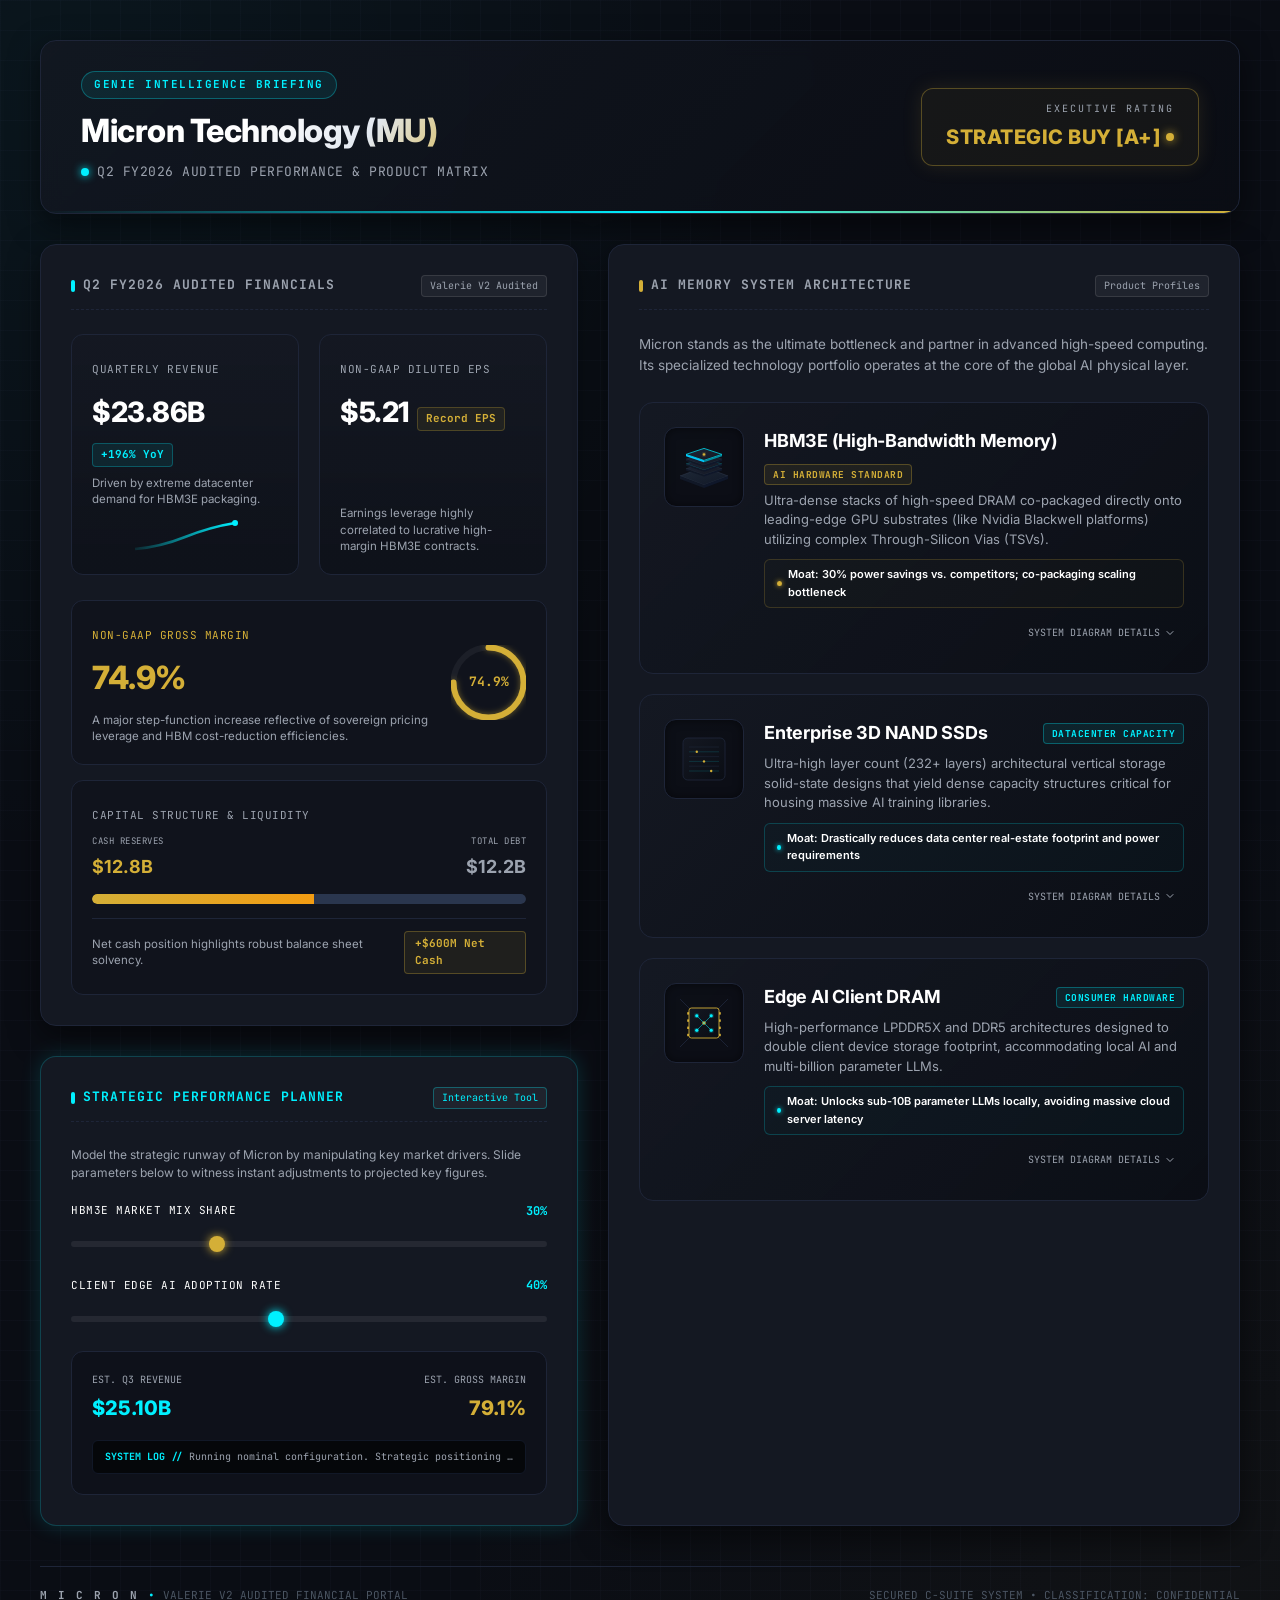
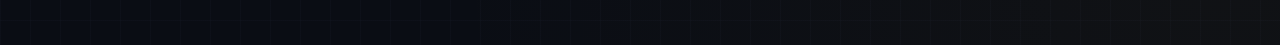
<file: Genie/research/MU/05_MU_Financial_Infographic.html>
<!DOCTYPE html>
<html lang="en">
<head>
    <meta charset="UTF-8">
    <meta name="viewport" content="width=device-width, initial-scale=1.0">
    <title>Micron Technology (MU) • Q2 FY2026 Executive Financial Infographic</title>
    <!-- Google Fonts -->
    <link rel="preconnect" href="https://fonts.googleapis.com">
    <link rel="preconnect" href="https://fonts.gstatic.com" crossorigin>
    <link href="https://fonts.googleapis.com/css2?family=Inter:wght@300;400;500;600;700;800&family=JetBrains+Mono:wght@400;500;700&display=swap" rel="stylesheet">
    
    <style>
        /* ==========================================================================
           VISUAL DNA: SILICON & SOVEREIGN GOLD COLOR PALETTE & VARIABLES
           ========================================================================== */
        :root {
            --bg-obsidian: #0A0D14;      /* Primary Deep Space Background */
            --bg-foil: #141822;          /* Secondary Card Background */
            --accent-neon: #00F0FF;      /* Lithography Neon Blue Accent */
            --accent-gold: #D4AF37;      /* TSV Copper-Gold Highlight */
            --border-dim: #1E2538;       /* Subtle Slate Blue Borders */
            --border-hover: #2A364E;     /* Active Card Borders */
            
            --text-primary: #F3F4F6;     /* Pure Executive White */
            --text-secondary: #9CA3AF;   /* Sleek Slate Gray */
            --text-muted: #4B5563;       /* Muted Tech Details */
            
            --font-sans: 'Inter', -apple-system, BlinkMacSystemFont, "Segoe UI", Roboto, sans-serif;
            --font-mono: 'JetBrains Mono', SFMono-Regular, Consolas, monospace;
            
            /* High-End Tech Shadows & Glows */
            --shadow-neon: 0 0 20px rgba(0, 240, 255, 0.15);
            --shadow-gold: 0 0 20px rgba(212, 175, 55, 0.12);
            --shadow-card: 0 10px 30px rgba(0, 0, 0, 0.5);
            
            --transition: all 0.3s cubic-bezier(0.25, 0.8, 0.25, 1);
        }

        /* ==========================================================================
           BASE STYLES & LAYOUT
           ========================================================================== */
        * {
            box-sizing: border-box;
            margin: 0;
            padding: 0;
        }

        body {
            background-color: var(--bg-obsidian);
            /* Custom Tech-Grid Pattern Background */
            background-image: 
                radial-gradient(circle at 5% 5%, rgba(0, 240, 255, 0.04) 0%, transparent 40%),
                radial-gradient(circle at 95% 95%, rgba(212, 175, 55, 0.03) 0%, transparent 40%),
                linear-gradient(rgba(30, 37, 56, 0.15) 1px, transparent 1px),
                linear-gradient(90deg, rgba(30, 37, 56, 0.15) 1px, transparent 1px);
            background-size: 100% 100%, 100% 100%, 30px 30px, 30px 30px;
            color: var(--text-primary);
            font-family: var(--font-sans);
            line-height: 1.6;
            padding: 40px;
            min-height: 100vh;
        }

        /* Container Limit and Centering */
        .dashboard-container {
            max-width: 1440px;
            margin: 0 auto;
        }

        /* ==========================================================================
           HEADER COMPONENT (C-SUITE GLASMOPHISM HERO)
           ========================================================================== */
        header {
            background: linear-gradient(135deg, rgba(20, 24, 34, 0.8) 0%, rgba(10, 13, 20, 0.9) 100%);
            border: 1px solid var(--border-dim);
            border-radius: 16px;
            padding: 30px 40px;
            display: flex;
            justify-content: space-between;
            align-items: center;
            box-shadow: var(--shadow-card);
            backdrop-filter: blur(10px);
            position: relative;
            overflow: hidden;
            margin-bottom: 30px;
        }

        /* Glowing Tech Line under Header */
        header::after {
            content: '';
            position: absolute;
            bottom: 0;
            left: 0;
            width: 100%;
            height: 2px;
            background: linear-gradient(90deg, transparent 0%, var(--accent-neon) 50%, var(--accent-gold) 100%);
        }

        .header-left {
            display: flex;
            flex-direction: column;
            gap: 6px;
        }

        .brand-pill {
            display: inline-flex;
            align-items: center;
            background: rgba(0, 240, 255, 0.08);
            border: 1px solid rgba(0, 240, 255, 0.3);
            color: var(--accent-neon);
            font-family: var(--font-mono);
            font-size: 11px;
            font-weight: 700;
            padding: 4px 12px;
            border-radius: 50px;
            width: fit-content;
            letter-spacing: 1.5px;
            text-transform: uppercase;
        }

        h1 {
            font-size: 32px;
            font-weight: 800;
            letter-spacing: -0.5px;
            background: linear-gradient(120deg, #FFFFFF 40%, #E2E8F0 70%, var(--accent-gold) 100%);
            -webkit-background-clip: text;
            -webkit-text-fill-color: transparent;
        }

        .header-subtitle {
            font-family: var(--font-mono);
            color: var(--text-secondary);
            font-size: 13px;
            letter-spacing: 0.5px;
            display: flex;
            align-items: center;
            gap: 8px;
        }

        .dot-indicator {
            width: 8px;
            height: 8px;
            background-color: var(--accent-neon);
            border-radius: 50%;
            display: inline-block;
            box-shadow: 0 0 8px var(--accent-neon);
            animation: pulse-glow 2s infinite ease-in-out;
        }

        /* Executive Rating Badge */
        .rating-badge {
            background: rgba(212, 175, 55, 0.05);
            border: 1.5px solid rgba(212, 175, 55, 0.35);
            border-radius: 12px;
            padding: 12px 24px;
            text-align: right;
            display: flex;
            flex-direction: column;
            align-items: flex-end;
            gap: 4px;
            position: relative;
            transition: var(--transition);
            cursor: pointer;
            box-shadow: var(--shadow-gold);
        }

        .rating-badge:hover {
            border-color: var(--accent-gold);
            background: rgba(212, 175, 55, 0.1);
            transform: scale(1.02);
            box-shadow: 0 0 25px rgba(212, 175, 55, 0.25);
        }

        .rating-label {
            font-family: var(--font-mono);
            font-size: 10px;
            color: var(--text-secondary);
            letter-spacing: 2px;
        }

        .rating-value {
            font-size: 20px;
            font-weight: 800;
            color: var(--accent-gold);
            letter-spacing: 0.5px;
            display: flex;
            align-items: center;
            gap: 6px;
        }

        /* Pulsing indicator light inside rating badge */
        .rating-value::after {
            content: '';
            width: 8px;
            height: 8px;
            background-color: var(--accent-gold);
            border-radius: 50%;
            display: inline-block;
            box-shadow: 0 0 10px var(--accent-gold);
            animation: pulse-glow-gold 1.5s infinite ease-in-out;
        }

        /* ==========================================================================
           GRID & CARD SYSTEM
           ========================================================================== */
        .dashboard-grid {
            display: grid;
            grid-template-columns: 1.15fr 1.35fr;
            gap: 30px;
        }

        @media (max-width: 1100px) {
            .dashboard-grid {
                grid-template-columns: 1fr;
            }
        }

        .column {
            display: flex;
            flex-direction: column;
            gap: 30px;
        }

        /* Base Card Styling */
        .card {
            background-color: var(--bg-foil);
            border: 1px solid var(--border-dim);
            border-radius: 16px;
            padding: 30px;
            box-shadow: var(--shadow-card);
            transition: var(--transition);
            position: relative;
            overflow: hidden;
        }

        .card:hover {
            border-color: var(--border-hover);
            transform: translateY(-4px);
            box-shadow: 0 15px 35px rgba(0, 0, 0, 0.6);
        }

        .card-header {
            display: flex;
            justify-content: space-between;
            align-items: center;
            margin-bottom: 24px;
            border-bottom: 1px dashed var(--border-dim);
            padding-bottom: 12px;
        }

        .card-title {
            font-family: var(--font-mono);
            font-size: 13px;
            font-weight: 700;
            letter-spacing: 1px;
            color: var(--text-secondary);
            text-transform: uppercase;
            display: flex;
            align-items: center;
            gap: 8px;
        }

        .card-title::before {
            content: '';
            width: 4px;
            height: 12px;
            background-color: var(--accent-neon);
            border-radius: 2px;
            display: inline-block;
        }

        .card-title.gold::before {
            background-color: var(--accent-gold);
        }

        .card-badge {
            font-family: var(--font-mono);
            font-size: 10px;
            background: rgba(255, 255, 255, 0.05);
            border: 1px solid rgba(255, 255, 255, 0.1);
            color: var(--text-secondary);
            padding: 2px 8px;
            border-radius: 4px;
        }

        /* ==========================================================================
           LEFT COLUMN: FINANCIAL HIGHLIGHTS & KPI BLOCKS
           ========================================================================== */
        .kpi-row {
            display: grid;
            grid-template-columns: 1fr 1fr;
            gap: 20px;
        }

        @media (max-width: 600px) {
            .kpi-row {
                grid-template-columns: 1fr;
            }
        }

        .kpi-card {
            background: linear-gradient(180deg, rgba(20, 24, 34, 0.4) 0%, rgba(10, 13, 20, 0.6) 100%);
            border: 1px solid var(--border-dim);
            border-radius: 12px;
            padding: 20px;
            display: flex;
            flex-direction: column;
            justify-content: space-between;
            transition: var(--transition);
        }

        .kpi-card:hover {
            border-color: rgba(0, 240, 255, 0.25);
            box-shadow: 0 5px 15px rgba(0, 240, 255, 0.05);
        }

        .kpi-card.gold-focus:hover {
            border-color: rgba(212, 175, 55, 0.25);
            box-shadow: 0 5px 15px rgba(212, 175, 55, 0.05);
        }

        .kpi-label {
            font-family: var(--font-mono);
            font-size: 11px;
            color: var(--text-secondary);
            letter-spacing: 0.5px;
            text-transform: uppercase;
        }

        .kpi-value-container {
            margin-top: 10px;
            display: flex;
            align-items: baseline;
            gap: 8px;
            flex-wrap: wrap;
        }

        .kpi-value {
            font-size: 28px;
            font-weight: 800;
            color: #FFFFFF;
            letter-spacing: -0.5px;
            font-family: var(--font-sans);
        }

        .kpi-growth-badge {
            background: rgba(0, 240, 255, 0.08);
            border: 1px solid rgba(0, 240, 255, 0.25);
            color: var(--accent-neon);
            font-family: var(--font-mono);
            font-size: 11px;
            font-weight: 700;
            padding: 2px 8px;
            border-radius: 4px;
        }

        .kpi-desc {
            font-size: 11.5px;
            color: var(--text-secondary);
            margin-top: 8px;
            line-height: 1.4;
        }

        /* Custom Mini SVG Growth Chart inside Revenue Card */
        .mini-chart {
            width: 100%;
            height: 35px;
            margin-top: 12px;
            stroke-dasharray: 1000;
            stroke-dashoffset: 1000;
            animation: draw-chart 2s forwards ease-in-out;
        }

        /* Non-GAAP Gross Margin Section */
        .margin-layout {
            display: flex;
            align-items: center;
            justify-content: space-between;
            gap: 20px;
        }

        .margin-details {
            flex: 1;
        }

        .gauge-container {
            width: 75px;
            height: 75px;
            position: relative;
        }

        .gauge-svg {
            width: 100%;
            height: 100%;
            transform: rotate(-90deg);
        }

        .gauge-bg {
            fill: none;
            stroke: rgba(255, 255, 255, 0.05);
            stroke-width: 6;
        }

        .gauge-bar {
            fill: none;
            stroke: var(--accent-gold);
            stroke-width: 6;
            stroke-dasharray: 220;
            stroke-dashoffset: 220; /* Dynamically set by JS to represent 74.9% */
            stroke-linecap: round;
            filter: drop-shadow(0 0 3px rgba(212, 175, 55, 0.5));
            animation: fill-gauge 1.8s cubic-bezier(0.25, 0.8, 0.25, 1) forwards 0.2s;
        }

        .gauge-text {
            position: absolute;
            top: 50%;
            left: 50%;
            transform: translate(-50%, -50%);
            font-family: var(--font-mono);
            font-size: 13px;
            font-weight: 700;
            color: var(--accent-gold);
        }

        /* Balance Sheet / Net Cash Visualization */
        .capital-balance-container {
            margin-top: 15px;
            background: rgba(10, 13, 20, 0.4);
            border: 1px solid var(--border-dim);
            border-radius: 12px;
            padding: 20px;
        }

        .balance-metrics {
            display: flex;
            justify-content: space-between;
            margin-bottom: 12px;
        }

        .balance-item {
            display: flex;
            flex-direction: column;
            gap: 4px;
        }

        .balance-val {
            font-size: 18px;
            font-weight: 700;
            color: #FFFFFF;
        }

        .balance-val.cash {
            color: var(--accent-gold);
        }

        .balance-val.debt {
            color: var(--text-secondary);
        }

        /* Beautiful horizontal stack bar representing liquid ratio */
        .balance-bar-track {
            height: 10px;
            background-color: rgba(255, 255, 255, 0.05);
            border-radius: 5px;
            position: relative;
            overflow: hidden;
            display: flex;
        }

        .balance-bar-cash {
            width: 51.2%; /* $12.8B of $25B total pool */
            height: 100%;
            background: linear-gradient(90deg, var(--accent-gold) 0%, #F39C12 100%);
            border-radius: 5px 0 0 5px;
            box-shadow: 0 0 8px rgba(212, 175, 55, 0.4);
        }

        .balance-bar-debt {
            width: 48.8%; /* $12.2B of $25B total pool */
            height: 100%;
            background-color: var(--border-hover);
            border-radius: 0 5px 5px 0;
        }

        .balance-net-cushion {
            display: flex;
            justify-content: space-between;
            align-items: center;
            margin-top: 14px;
            padding-top: 12px;
            border-top: 1px solid var(--border-dim);
        }

        .net-pill {
            background: rgba(212, 175, 55, 0.08);
            border: 1px solid rgba(212, 175, 55, 0.3);
            color: var(--accent-gold);
            font-family: var(--font-mono);
            font-size: 11px;
            font-weight: 700;
            padding: 3px 10px;
            border-radius: 4px;
        }

        /* ==========================================================================
           LEFT COLUMN DYNAMIC INTERACTIVE PERFORMANCE MODELER
           ========================================================================== */
        .modeler-card {
            border: 1px solid rgba(0, 240, 255, 0.2);
            box-shadow: var(--shadow-neon);
        }

        .modeler-intro {
            font-size: 12px;
            color: var(--text-secondary);
            margin-bottom: 20px;
            line-height: 1.5;
        }

        .control-group {
            margin-bottom: 22px;
        }

        .control-header {
            display: flex;
            justify-content: space-between;
            align-items: center;
            margin-bottom: 8px;
        }

        .control-label {
            font-family: var(--font-mono);
            font-size: 11px;
            color: #FFFFFF;
            letter-spacing: 0.5px;
            text-transform: uppercase;
        }

        .control-value {
            font-family: var(--font-mono);
            font-size: 12px;
            font-weight: 700;
            color: var(--accent-neon);
        }

        /* Custom Slider Styling */
        .slider-track {
            -webkit-appearance: none;
            width: 100%;
            height: 6px;
            border-radius: 3px;
            background: rgba(255, 255, 255, 0.07);
            outline: none;
            transition: var(--transition);
        }

        .slider-track::-webkit-slider-thumb {
            -webkit-appearance: none;
            appearance: none;
            width: 16px;
            height: 16px;
            border-radius: 50%;
            background: var(--accent-neon);
            cursor: pointer;
            box-shadow: 0 0 10px var(--accent-neon);
            transition: var(--transition);
        }

        .slider-track::-webkit-slider-thumb:hover {
            transform: scale(1.2);
            background: #FFFFFF;
        }

        .slider-track.gold-thumb::-webkit-slider-thumb {
            background: var(--accent-gold);
            box-shadow: 0 0 10px var(--accent-gold);
        }

        .slider-track.gold-thumb::-webkit-slider-thumb:hover {
            background: #FFFFFF;
        }

        /* Dynamic Projections Box */
        .projection-results {
            background: rgba(10, 13, 20, 0.6);
            border: 1px solid var(--border-dim);
            border-radius: 12px;
            padding: 20px;
            display: grid;
            grid-template-columns: 1fr 1fr;
            gap: 16px;
            margin-top: 15px;
        }

        .projection-cell {
            display: flex;
            flex-direction: column;
            gap: 4px;
        }

        .projection-lbl {
            font-family: var(--font-mono);
            font-size: 10px;
            color: var(--text-secondary);
            text-transform: uppercase;
        }

        .projection-val {
            font-size: 20px;
            font-weight: 800;
            color: var(--accent-neon);
            font-family: var(--font-sans);
            transition: var(--transition);
        }

        .projection-val.gold-text {
            color: var(--accent-gold);
        }

        /* Modeler Strategic Log Console */
        .console-box {
            grid-column: span 2;
            background-color: #05070A;
            border: 1px solid #111827;
            border-radius: 6px;
            padding: 8px 12px;
            font-family: var(--font-mono);
            font-size: 10px;
            color: var(--text-secondary);
            overflow: hidden;
            text-overflow: ellipsis;
            white-space: nowrap;
        }

        .console-tag {
            color: var(--accent-neon);
            font-weight: bold;
        }

        /* ==========================================================================
           RIGHT COLUMN: STRATEGIC PRODUCT PORTFOLIO & AI DRIVERS
           ========================================================================== */
        .product-portfolio-intro {
            font-size: 13.5px;
            color: var(--text-secondary);
            margin-bottom: 25px;
            line-height: 1.6;
        }

        .product-stack {
            display: flex;
            flex-direction: column;
            gap: 20px;
        }

        /* Individual Product Card */
        .product-card {
            background: linear-gradient(135deg, rgba(20, 24, 34, 0.8) 0%, rgba(10, 13, 20, 0.9) 100%);
            border: 1px solid var(--border-dim);
            border-radius: 14px;
            padding: 24px;
            display: flex;
            gap: 20px;
            align-items: flex-start;
            transition: var(--transition);
            position: relative;
        }

        .product-card::before {
            content: '';
            position: absolute;
            top: 0;
            left: 0;
            height: 100%;
            width: 3px;
            background: transparent;
            transition: var(--transition);
        }

        /* Left-accent color coded lines on hover */
        .product-card:hover {
            transform: translateX(6px) translateY(-2px);
            border-color: rgba(255, 255, 255, 0.15);
            box-shadow: 0 10px 25px rgba(0, 0, 0, 0.4);
        }

        .product-card.hbm:hover::before {
            background: var(--accent-gold);
        }

        .product-card.nand:hover::before {
            background: var(--accent-neon);
        }

        .product-card.edge:hover::before {
            background: var(--accent-neon);
        }

        /* Icon Wrapper with glowing grid behind */
        .product-icon-wrapper {
            background: rgba(10, 13, 20, 0.8);
            border: 1px solid var(--border-dim);
            border-radius: 12px;
            width: 80px;
            height: 80px;
            display: flex;
            align-items: center;
            justify-content: center;
            flex-shrink: 0;
            transition: var(--transition);
            box-shadow: inset 0 0 10px rgba(0, 0, 0, 0.5);
        }

        .product-card:hover .product-icon-wrapper {
            border-color: var(--border-hover);
            transform: scale(1.05);
        }

        .product-card.hbm:hover .product-icon-wrapper {
            box-shadow: 0 0 15px rgba(212, 175, 55, 0.15);
            border-color: rgba(212, 175, 55, 0.3);
        }

        .product-card.nand:hover .product-icon-wrapper {
            box-shadow: 0 0 15px rgba(0, 240, 255, 0.15);
            border-color: rgba(0, 240, 255, 0.3);
        }

        .product-card.edge:hover .product-icon-wrapper {
            box-shadow: 0 0 15px rgba(0, 240, 255, 0.15);
            border-color: rgba(0, 240, 255, 0.3);
        }

        .product-info {
            flex: 1;
            display: flex;
            flex-direction: column;
            gap: 6px;
        }

        .product-meta-header {
            display: flex;
            justify-content: space-between;
            align-items: center;
            flex-wrap: wrap;
            gap: 8px;
        }

        .product-name {
            font-size: 18px;
            font-weight: 700;
            color: #FFFFFF;
            letter-spacing: -0.25px;
        }

        .product-tag {
            font-family: var(--font-mono);
            font-size: 9.5px;
            font-weight: 700;
            text-transform: uppercase;
            padding: 2px 8px;
            border-radius: 4px;
            letter-spacing: 0.5px;
        }

        .product-tag.hbm-tag {
            background: rgba(212, 175, 55, 0.08);
            border: 1px solid rgba(212, 175, 55, 0.3);
            color: var(--accent-gold);
        }

        .product-tag.nand-tag {
            background: rgba(0, 240, 255, 0.08);
            border: 1px solid rgba(0, 240, 255, 0.3);
            color: var(--accent-neon);
        }

        .product-tag.edge-tag {
            background: rgba(0, 240, 255, 0.08);
            border: 1px solid rgba(0, 240, 255, 0.3);
            color: var(--accent-neon);
        }

        .product-desc {
            font-size: 13px;
            color: var(--text-secondary);
            line-height: 1.5;
        }

        .product-highlight {
            display: flex;
            align-items: center;
            gap: 6px;
            font-size: 11px;
            color: #FFFFFF;
            font-weight: 600;
            margin-top: 4px;
            background: rgba(255, 255, 255, 0.02);
            border: 1px solid rgba(255, 255, 255, 0.05);
            padding: 6px 12px;
            border-radius: 6px;
            width: fit-content;
        }

        .product-highlight.gold-border {
            border-color: rgba(212, 175, 55, 0.2);
            background: rgba(212, 175, 55, 0.02);
        }

        .product-highlight.neon-border {
            border-color: rgba(0, 240, 255, 0.2);
            background: rgba(0, 240, 255, 0.02);
        }

        .highlight-dot {
            width: 5px;
            height: 5px;
            border-radius: 50%;
            display: inline-block;
        }

        .highlight-dot.gold {
            background-color: var(--accent-gold);
            box-shadow: 0 0 5px var(--accent-gold);
        }

        .highlight-dot.neon {
            background-color: var(--accent-neon);
            box-shadow: 0 0 5px var(--accent-neon);
        }

        /* Interactive toggle deep-dive buttons */
        .product-action-row {
            display: flex;
            justify-content: flex-end;
            margin-top: 8px;
        }

        .details-toggle {
            background: none;
            border: none;
            color: var(--text-secondary);
            font-family: var(--font-mono);
            font-size: 10px;
            cursor: pointer;
            display: flex;
            align-items: center;
            gap: 4px;
            padding: 4px 8px;
            border-radius: 4px;
            transition: var(--transition);
        }

        .details-toggle:hover {
            color: #FFFFFF;
            background: rgba(255, 255, 255, 0.05);
        }

        /* Expanding Detail Panel */
        .deep-dive-panel {
            max-height: 0;
            overflow: hidden;
            transition: max-height 0.4s cubic-bezier(0, 1, 0, 1);
            background: rgba(10, 13, 20, 0.5);
            border-radius: 8px;
            margin-top: 0px;
            font-size: 12px;
            color: var(--text-secondary);
        }

        .deep-dive-panel.open {
            max-height: 300px;
            margin-top: 12px;
            padding: 12px 16px;
            border: 1px solid var(--border-dim);
            transition: max-height 0.4s cubic-bezier(1, 0, 1, 0);
        }

        .spec-list {
            list-style: none;
            display: flex;
            flex-direction: column;
            gap: 6px;
        }

        .spec-item {
            display: flex;
            justify-content: space-between;
            border-bottom: 1px solid rgba(255, 255, 255, 0.02);
            padding-bottom: 4px;
        }

        .spec-label {
            color: var(--text-muted);
            font-family: var(--font-mono);
        }

        .spec-value {
            color: #FFFFFF;
            font-weight: 500;
        }

        /* ==========================================================================
           FOOTER COMPONENT
           ========================================================================== */
        footer {
            margin-top: 40px;
            border-top: 1px solid var(--border-dim);
            padding-top: 20px;
            display: flex;
            justify-content: space-between;
            align-items: center;
            font-family: var(--font-mono);
            font-size: 11px;
            color: var(--text-muted);
        }

        .footer-left {
            display: flex;
            align-items: center;
            gap: 6px;
        }

        .footer-logo {
            font-weight: 700;
            letter-spacing: 2px;
            color: var(--text-secondary);
        }

        .footer-logo span {
            color: var(--accent-neon);
        }

        /* ==========================================================================
           ANIMATIONS
           ========================================================================== */
        @keyframes pulse-glow {
            0%, 100% {
                transform: scale(1);
                opacity: 0.8;
                box-shadow: 0 0 6px var(--accent-neon);
            }
            50% {
                transform: scale(1.2);
                opacity: 1;
                box-shadow: 0 0 14px var(--accent-neon);
            }
        }

        @keyframes pulse-glow-gold {
            0%, 100% {
                transform: scale(1);
                opacity: 0.8;
                box-shadow: 0 0 6px var(--accent-gold);
            }
            50% {
                transform: scale(1.2);
                opacity: 1;
                box-shadow: 0 0 14px var(--accent-gold);
            }
        }

        @keyframes draw-chart {
            to {
                stroke-dashoffset: 0;
            }
        }

        @keyframes fill-gauge {
            to {
                /* Representing 74.9% of 220 total path circumference */
                stroke-dashoffset: calc(220 - (220 * 0.749));
            }
        }
    </style>
</head>
<body>

    <div class="dashboard-container">
        
        <!-- ==========================================================================
             GLOWING EXECUTIVE HEADER
             ========================================================================== -->
        <header>
            <div class="header-left">
                <div class="brand-pill">Genie Intelligence Briefing</div>
                <h1>Micron Technology (MU)</h1>
                <div class="header-subtitle">
                    <span class="dot-indicator"></span>
                    <span>Q2 FY2026 AUDITED PERFORMANCE &amp; PRODUCT MATRIX</span>
                </div>
            </div>
            
            <div class="rating-badge" id="ratingBadge" onclick="showValuationSummary()">
                <span class="rating-label">EXECUTIVE RATING</span>
                <span class="rating-value">STRATEGIC BUY [A+]</span>
            </div>
        </header>

        <!-- ==========================================================================
             MAIN TWO-COLUMN DASHBOARD GRID
             ========================================================================== -->
        <div class="dashboard-grid">
            
            <!-- LEFT COLUMN: AUDITED QUANTITATIVE MATRIX -->
            <div class="column">
                
                <!-- Financial Highlights Card -->
                <div class="card">
                    <div class="card-header">
                        <div class="card-title">Q2 FY2026 Audited Financials</div>
                        <div class="card-badge">Valerie V2 Audited</div>
                    </div>
                    
                    <div class="kpi-row">
                        <!-- Revenue Card -->
                        <div class="kpi-card">
                            <div>
                                <span class="kpi-label">Quarterly Revenue</span>
                                <div class="kpi-value-container">
                                    <span class="kpi-value">$23.86B</span>
                                    <span class="kpi-growth-badge">+196% YoY</span>
                                </div>
                            </div>
                            <div class="kpi-desc">Driven by extreme datacenter demand for HBM3E packaging.</div>
                            
                            <!-- Growth Curve SVG -->
                            <svg class="mini-chart" viewBox="0 0 100 35">
                                <defs>
                                    <linearGradient id="chart-glow" x1="0%" y1="0%" x2="100%" y2="0%">
                                        <stop offset="0%" stop-color="rgba(0, 240, 255, 0.1)" />
                                        <stop offset="100%" stop-color="var(--accent-neon)" />
                                    </linearGradient>
                                </defs>
                                <path d="M 0 30 Q 25 28 50 18 T 100 4" fill="none" stroke="url(#chart-glow)" stroke-width="2.5" />
                                <circle cx="100" cy="4" r="3" fill="var(--accent-neon)" />
                            </svg>
                        </div>
                        
                        <!-- Diluted EPS Card -->
                        <div class="kpi-card gold-focus">
                            <div>
                                <span class="kpi-label">Non-GAAP Diluted EPS</span>
                                <div class="kpi-value-container">
                                    <span class="kpi-value">$5.21</span>
                                    <span class="kpi-growth-badge" style="background: rgba(212, 175, 55, 0.08); border-color: rgba(212, 175, 55, 0.25); color: var(--accent-gold);">Record EPS</span>
                                </div>
                            </div>
                            <div class="kpi-desc" style="margin-top: 18px;">Earnings leverage highly correlated to lucrative high-margin HBM3E contracts.</div>
                        </div>
                    </div>
                    
                    <!-- Gross Margin Section -->
                    <div style="margin-top: 25px; background: rgba(10, 13, 20, 0.4); border: 1px solid var(--border-dim); border-radius: 12px; padding: 20px;">
                        <div class="margin-layout">
                            <div class="margin-details">
                                <span class="kpi-label" style="color: var(--accent-gold);">Non-GAAP Gross Margin</span>
                                <div class="kpi-value" style="font-size: 32px; color: var(--accent-gold); margin: 6px 0;">74.9%</div>
                                <div class="kpi-desc">A major step-function increase reflective of sovereign pricing leverage and HBM cost-reduction efficiencies.</div>
                            </div>
                            
                            <!-- Radial Gauge SVG -->
                            <div class="gauge-container">
                                <svg class="gauge-svg">
                                    <circle class="gauge-bg" cx="37.5" cy="37.5" r="35" />
                                    <circle class="gauge-bar" id="marginGauge" cx="37.5" cy="37.5" r="35" />
                                </svg>
                                <div class="gauge-text">74.9%</div>
                            </div>
                        </div>
                    </div>

                    <!-- Capital Structure & Net Cash Section -->
                    <div class="capital-balance-container">
                        <span class="kpi-label">Capital Structure &amp; Liquidity</span>
                        
                        <div class="balance-metrics" style="margin-top: 8px;">
                            <div class="balance-item">
                                <span class="kpi-label" style="font-size: 9px;">Cash Reserves</span>
                                <span class="balance-val cash">$12.8B</span>
                            </div>
                            <div class="balance-item" style="text-align: right;">
                                <span class="kpi-label" style="font-size: 9px;">Total Debt</span>
                                <span class="balance-val debt">$12.2B</span>
                            </div>
                        </div>
                        
                        <!-- Stacked balance track -->
                        <div class="balance-bar-track">
                            <div class="balance-bar-cash"></div>
                            <div class="balance-bar-debt"></div>
                        </div>
                        
                        <div class="balance-net-cushion">
                            <span class="kpi-desc" style="margin: 0;">Net cash position highlights robust balance sheet solvency.</span>
                            <span class="net-pill">+$600M Net Cash</span>
                        </div>
                    </div>
                </div>

                <!-- Modeler / Scenario Planner Card -->
                <div class="card modeler-card">
                    <div class="card-header">
                        <div class="card-title" style="color: var(--accent-neon);">Strategic Performance Planner</div>
                        <div class="card-badge" style="border-color: rgba(0, 240, 255, 0.3); color: var(--accent-neon);">Interactive Tool</div>
                    </div>
                    
                    <p class="modeler-intro">
                        Model the strategic runway of Micron by manipulating key market drivers. Slide parameters below to witness instant adjustments to projected key figures.
                    </p>
                    
                    <!-- Slider 1 -->
                    <div class="control-group">
                        <div class="control-header">
                            <span class="control-label">HBM3E Market Mix Share</span>
                            <span class="control-value" id="hbmVal">30%</span>
                        </div>
                        <input type="range" min="15" max="65" value="30" class="slider-track gold-thumb" id="hbmSlider" oninput="calculateProjections()">
                    </div>
                    
                    <!-- Slider 2 -->
                    <div class="control-group">
                        <div class="control-header">
                            <span class="control-label">Client Edge AI Adoption Rate</span>
                            <span class="control-value" id="edgeVal">40%</span>
                        </div>
                        <input type="range" min="10" max="80" value="40" class="slider-track" id="edgeSlider" oninput="calculateProjections()">
                    </div>
                    
                    <!-- Modeler Outputs -->
                    <div class="projection-results">
                        <div class="projection-cell">
                            <span class="projection-lbl">Est. Q3 Revenue</span>
                            <span class="projection-val" id="projRev">$25.10B</span>
                        </div>
                        <div class="projection-cell" style="text-align: right;">
                            <span class="projection-lbl">Est. Gross Margin</span>
                            <span class="projection-val gold-text" id="projMargin">79.1%</span>
                        </div>
                        <div class="console-box">
                            <span class="console-tag">SYSTEM LOG //</span> <span id="consoleMsg">Running nominal configuration. Strategic positioning excellent.</span>
                        </div>
                    </div>
                </div>

            </div>

            <!-- RIGHT COLUMN: PRODUCT PORTFOLIO & SPECIFICATIONS -->
            <div class="column">
                
                <div class="card" style="height: 100%; display: flex; flex-direction: column;">
                    <div class="card-header">
                        <div class="card-title gold">AI Memory System Architecture</div>
                        <div class="card-badge">Product Profiles</div>
                    </div>
                    
                    <p class="product-portfolio-intro">
                        Micron stands as the ultimate bottleneck and partner in advanced high-speed computing. Its specialized technology portfolio operates at the core of the global AI physical layer.
                    </p>
                    
                    <div class="product-stack">
                        
                        <!-- PRODUCT 1: HBM3E -->
                        <div class="product-card hbm">
                            <div class="product-icon-wrapper">
                                <!-- CUSTOM INLINE SVG: HBM3E ISOMETRIC STACK -->
                                <svg viewBox="0 0 100 100" width="60" height="60">
                                    <defs>
                                        <linearGradient id="gpu-grad" x1="0%" y1="0%" x2="100%" y2="100%">
                                            <stop offset="0%" stop-color="#1F2937"/>
                                            <stop offset="100%" stop-color="#111827"/>
                                        </linearGradient>
                                        <linearGradient id="dram-grad" x1="0%" y1="0%" x2="100%" y2="100%">
                                            <stop offset="0%" stop-color="#1E2538"/>
                                            <stop offset="100%" stop-color="#141822"/>
                                        </linearGradient>
                                        <linearGradient id="gold-grad" x1="0%" y1="0%" x2="100%" y2="100%">
                                            <stop offset="0%" stop-color="#F39C12"/>
                                            <stop offset="50%" stop-color="#D4AF37"/>
                                            <stop offset="100%" stop-color="#9A7D0A"/>
                                        </linearGradient>
                                        <filter id="neon-glow" x="-20%" y="-20%" width="140%" height="140%">
                                            <feGaussianBlur stdDeviation="2" result="blur" />
                                            <feComposite in="SourceGraphic" in2="blur" operator="over" />
                                        </filter>
                                        <filter id="gold-glow" x="-20%" y="-20%" width="140%" height="140%">
                                            <feGaussianBlur stdDeviation="2" result="blur" />
                                            <feComposite in="SourceGraphic" in2="blur" operator="over" />
                                        </filter>
                                    </defs>

                                    <!-- GPU Substrate (Base) -->
                                    <path d="M 10 65 L 50 80 L 90 65 L 50 50 Z" fill="url(#gpu-grad)" stroke="#2D3748" stroke-width="1"/>
                                    <path d="M 10 65 L 10 70 L 50 85 L 50 80 Z" fill="#111827"/>
                                    <path d="M 50 80 L 50 85 L 90 70 L 90 65 Z" fill="#0F172A"/>

                                    <!-- TSV vertical connector pins -->
                                    <line x1="30" y1="40" x2="30" y2="70" stroke="url(#gold-grad)" stroke-width="1.5" filter="url(#gold-glow)"/>
                                    <line x1="50" y1="48" x2="50" y2="78" stroke="url(#gold-grad)" stroke-width="1.5" filter="url(#gold-glow)"/>
                                    <line x1="70" y1="40" x2="70" y2="70" stroke="url(#gold-grad)" stroke-width="1.5" filter="url(#gold-glow)"/>

                                    <!-- DRAM Layer 1 -->
                                    <path d="M 20 53 L 50 63 L 80 53 L 50 43 Z" fill="url(#dram-grad)" stroke="#2D3748" stroke-width="0.8"/>
                                    <path d="M 20 53 L 20 56 L 50 66 L 50 63 Z" fill="#111827"/>
                                    <path d="M 50 63 L 50 66 L 80 56 L 80 53 Z" fill="#0F172A"/>

                                    <!-- DRAM Layer 2 -->
                                    <path d="M 20 45 L 50 55 L 80 45 L 50 35 Z" fill="url(#dram-grad)" stroke="#00F0FF" stroke-width="0.8" stroke-opacity="0.4"/>
                                    <path d="M 20 45 L 20 48 L 50 58 L 50 55 Z" fill="#111827"/>
                                    <path d="M 50 55 L 50 58 L 80 48 L 80 45 Z" fill="#0F172A"/>

                                    <!-- DRAM Layer 3 -->
                                    <path d="M 20 37 L 50 47 L 80 37 L 50 27 Z" fill="url(#dram-grad)" stroke="#2D3748" stroke-width="0.8"/>
                                    <path d="M 20 37 L 20 40 L 50 50 L 50 47 Z" fill="#111827"/>
                                    <path d="M 50 47 L 50 50 L 80 40 L 80 37 Z" fill="#0F172A"/>

                                    <!-- DRAM Layer 4 (Top Layer) -->
                                    <path d="M 20 29 L 50 39 L 80 29 L 50 19 Z" fill="url(#dram-grad)" stroke="#00F0FF" stroke-width="1.2"/>
                                    <path d="M 20 29 L 20 32 L 50 42 L 50 39 Z" fill="#00C8FF"/>
                                    <path d="M 50 39 L 50 42 L 80 32 L 80 29 Z" fill="#008CA0"/>

                                    <!-- Glowing Gold Core node -->
                                    <circle cx="50" cy="29" r="2" fill="#D4AF37" filter="url(#gold-glow)"/>
                                </svg>
                            </div>
                            
                            <div class="product-info">
                                <div class="product-meta-header">
                                    <span class="product-name">HBM3E (High-Bandwidth Memory)</span>
                                    <span class="product-tag hbm-tag">AI Hardware Standard</span>
                                </div>
                                <p class="product-desc">
                                    Ultra-dense stacks of high-speed DRAM co-packaged directly onto leading-edge GPU substrates (like Nvidia Blackwell platforms) utilizing complex Through-Silicon Vias (TSVs).
                                </p>
                                <div class="product-highlight gold-border">
                                    <span class="highlight-dot gold"></span>
                                    <span>Moat: 30% power savings vs. competitors; co-packaging scaling bottleneck</span>
                                </div>
                                
                                <div class="product-action-row">
                                    <button class="details-toggle" onclick="toggleDetails('hbmDeep')">
                                        <span>SYSTEM DIAGRAM DETAILS</span>
                                        <svg viewBox="0 0 24 24" width="12" height="12" fill="none" stroke="currentColor" stroke-width="2" stroke-linecap="round" stroke-linejoin="round"><polyline points="6 9 12 15 18 9"></polyline></svg>
                                    </button>
                                </div>
                                
                                <div id="hbmDeep" class="deep-dive-panel">
                                    <ul class="spec-list">
                                        <li class="spec-item"><span class="spec-label">Packaging Technology</span><span class="spec-value">Through-Silicon Vias (TSV) &amp; Micro-bumps</span></li>
                                        <li class="spec-item"><span class="spec-label">Capacity Profiles</span><span class="spec-value">24GB (8-High) / 36GB (12-High)</span></li>
                                        <li class="spec-item"><span class="spec-label">Power Efficiency</span><span class="spec-value">~30% Reduction vs HBM3</span></li>
                                        <li class="spec-item"><span class="spec-label">Major Platform Alliances</span><span class="spec-value">NVIDIA Blackwell B200 / Hopper H200</span></li>
                                    </ul>
                                </div>
                            </div>
                        </div>

                        <!-- PRODUCT 2: ENTERPRISE 3D NAND -->
                        <div class="product-card nand">
                            <div class="product-icon-wrapper">
                                <!-- CUSTOM INLINE SVG: ENTERPRISE 3D NAND STORAGE TOWER -->
                                <svg viewBox="0 0 100 100" width="60" height="60">
                                    <defs>
                                        <linearGradient id="nand-grad" x1="0%" y1="0%" x2="100%" y2="100%">
                                            <stop offset="0%" stop-color="#141822"/>
                                            <stop offset="100%" stop-color="#0A0D14"/>
                                        </linearGradient>
                                        <linearGradient id="glow-grad-blue" x1="0%" y1="0%" x2="0%" y2="100%">
                                            <stop offset="0%" stop-color="#00F0FF"/>
                                            <stop offset="100%" stop-color="#006680"/>
                                        </linearGradient>
                                    </defs>
                                    
                                    <rect x="15" y="15" width="70" height="70" rx="8" fill="url(#nand-grad)" stroke="#1E2538" stroke-width="1.5"/>
                                    
                                    <!-- Horizontal layer matrix represent 232 layers -->
                                    <line x1="25" y1="30" x2="75" y2="30" stroke="#1E2538" stroke-width="1"/>
                                    <line x1="25" y1="38" x2="75" y2="38" stroke="#00F0FF" stroke-width="0.8" stroke-opacity="0.3"/>
                                    <line x1="25" y1="46" x2="75" y2="46" stroke="#1E2538" stroke-width="1"/>
                                    <line x1="25" y1="54" x2="75" y2="54" stroke="#00F0FF" stroke-width="0.8" stroke-opacity="0.3"/>
                                    <line x1="25" y1="62" x2="75" y2="62" stroke="#1E2538" stroke-width="1"/>
                                    <line x1="25" y1="70" x2="75" y2="70" stroke="#00F0FF" stroke-width="0.8" stroke-opacity="0.3"/>

                                    <!-- Vertical Channel Pillars -->
                                    <line x1="38" y1="22" x2="38" y2="78" stroke="url(#glow-grad-blue)" stroke-width="2.5" filter="url(#neon-glow)"/>
                                    <line x1="50" y1="22" x2="50" y2="78" stroke="url(#glow-grad-blue)" stroke-width="2.5" filter="url(#neon-glow)"/>
                                    <line x1="62" y1="22" x2="62" y2="78" stroke="url(#glow-grad-blue)" stroke-width="2.5" filter="url(#neon-glow)"/>

                                    <!-- Charge trap gate intersections -->
                                    <circle cx="38" cy="38" r="2" fill="#D4AF37"/>
                                    <circle cx="50" cy="54" r="2" fill="#D4AF37"/>
                                    <circle cx="62" cy="70" r="2" fill="#D4AF37"/>
                                </svg>
                            </div>
                            
                            <div class="product-info">
                                <div class="product-meta-header">
                                    <span class="product-name">Enterprise 3D NAND SSDs</span>
                                    <span class="product-tag nand-tag">Datacenter Capacity</span>
                                </div>
                                <p class="product-desc">
                                    Ultra-high layer count (232+ layers) architectural vertical storage solid-state designs that yield dense capacity structures critical for housing massive AI training libraries.
                                </p>
                                <div class="product-highlight neon-border">
                                    <span class="highlight-dot neon"></span>
                                    <span>Moat: Drastically reduces data center real-estate footprint and power requirements</span>
                                </div>
                                
                                <div class="product-action-row">
                                    <button class="details-toggle" onclick="toggleDetails('nandDeep')">
                                        <span>SYSTEM DIAGRAM DETAILS</span>
                                        <svg viewBox="0 0 24 24" width="12" height="12" fill="none" stroke="currentColor" stroke-width="2" stroke-linecap="round" stroke-linejoin="round"><polyline points="6 9 12 15 18 9"></polyline></svg>
                                    </button>
                                </div>
                                
                                <div id="nandDeep" class="deep-dive-panel">
                                    <ul class="spec-list">
                                        <li class="spec-item"><span class="spec-label">Layer Geometry</span><span class="spec-value">232-Layer Triple-Level Cell (TLC)</span></li>
                                        <li class="spec-item"><span class="spec-label">Capacity Density</span><span class="spec-value">Up to 30.72TB in U.3 Form Factor</span></li>
                                        <li class="spec-item"><span class="spec-label">Read Speed (Sequential)</span><span class="spec-value">Up to 14,000 MB/s</span></li>
                                        <li class="spec-item"><span class="spec-label">Primary Application</span><span class="spec-value">Deep Learning / Large Language Model (LLM) Training</span></li>
                                    </ul>
                                </div>
                            </div>
                        </div>

                        <!-- PRODUCT 3: EDGE AI CLIENT DRAM -->
                        <div class="product-card edge">
                            <div class="product-icon-wrapper">
                                <!-- CUSTOM INLINE SVG: EDGE CLIENT SOC & CIRCUITS -->
                                <svg viewBox="0 0 100 100" width="60" height="60">
                                    <defs>
                                        <linearGradient id="pcb-grad" x1="0%" y1="0%" x2="100%" y2="100%">
                                            <stop offset="0%" stop-color="#141822"/>
                                            <stop offset="100%" stop-color="#0A0D14"/>
                                        </linearGradient>
                                    </defs>

                                    <!-- Circuit tracks -->
                                    <path d="M 10 10 L 30 30 L 30 45" fill="none" stroke="#1E2538" stroke-width="1.5"/>
                                    <path d="M 90 10 L 70 30 L 70 45" fill="none" stroke="#1E2538" stroke-width="1.5"/>
                                    <path d="M 10 90 L 30 70 L 30 55" fill="none" stroke="#1E2538" stroke-width="1.5"/>
                                    <path d="M 90 90 L 70 70 L 70 55" fill="none" stroke="#1E2538" stroke-width="1.5"/>

                                    <!-- Die chip -->
                                    <rect x="25" y="25" width="50" height="50" rx="4" fill="url(#pcb-grad)" stroke="#D4AF37" stroke-width="1.5"/>
                                    
                                    <!-- Pins -->
                                    <rect x="22" y="32" width="3" height="4" fill="#D4AF37"/>
                                    <rect x="22" y="44" width="3" height="4" fill="#D4AF37"/>
                                    <rect x="22" y="56" width="3" height="4" fill="#D4AF37"/>
                                    <rect x="22" y="68" width="3" height="4" fill="#D4AF37"/>
                                    <rect x="75" y="32" width="3" height="4" fill="#D4AF37"/>
                                    <rect x="75" y="44" width="3" height="4" fill="#D4AF37"/>
                                    <rect x="75" y="56" width="3" height="4" fill="#D4AF37"/>
                                    <rect x="75" y="68" width="3" height="4" fill="#D4AF37"/>

                                    <!-- Core neural net links -->
                                    <circle cx="38" cy="38" r="2.5" fill="#00F0FF" filter="url(#neon-glow)"/>
                                    <circle cx="62" cy="38" r="2.5" fill="#00F0FF" filter="url(#neon-glow)"/>
                                    <circle cx="50" cy="50" r="3" fill="#D4AF37"/>
                                    <circle cx="38" cy="62" r="2.5" fill="#00F0FF" filter="url(#neon-glow)"/>
                                    <circle cx="62" cy="62" r="2.5" fill="#00F0FF" filter="url(#neon-glow)"/>
                                    <line x1="38" y1="38" x2="50" y2="50" stroke="#00F0FF" stroke-width="0.8"/>
                                    <line x1="62" y1="38" x2="50" y2="50" stroke="#00F0FF" stroke-width="0.8"/>
                                    <line x1="38" y1="62" x2="50" y2="50" stroke="#00F0FF" stroke-width="0.8"/>
                                    <line x1="62" y1="62" x2="50" y2="50" stroke="#00F0FF" stroke-width="0.8"/>
                                </svg>
                            </div>
                            
                            <div class="product-info">
                                <div class="product-meta-header">
                                    <span class="product-name">Edge AI Client DRAM</span>
                                    <span class="product-tag edge-tag">Consumer Hardware</span>
                                </div>
                                <p class="product-desc">
                                    High-performance LPDDR5X and DDR5 architectures designed to double client device storage footprint, accommodating local AI and multi-billion parameter LLMs.
                                </p>
                                <div class="product-highlight neon-border">
                                    <span class="highlight-dot neon"></span>
                                    <span>Moat: Unlocks sub-10B parameter LLMs locally, avoiding massive cloud server latency</span>
                                </div>
                                
                                <div class="product-action-row">
                                    <button class="details-toggle" onclick="toggleDetails('edgeDeep')">
                                        <span>SYSTEM DIAGRAM DETAILS</span>
                                        <svg viewBox="0 0 24 24" width="12" height="12" fill="none" stroke="currentColor" stroke-width="2" stroke-linecap="round" stroke-linejoin="round"><polyline points="6 9 12 15 18 9"></polyline></svg>
                                    </button>
                                </div>
                                
                                <div id="edgeDeep" class="deep-dive-panel">
                                    <ul class="spec-list">
                                        <li class="spec-item"><span class="spec-label">Memory Standards</span><span class="spec-value">LPDDR5X / DDR5</span></li>
                                        <li class="spec-item"><span class="spec-label">Maximum Speed Rate</span><span class="spec-value">Up to 9600 Mbps</span></li>
                                        <li class="spec-item"><span class="spec-label">Capacity Targets</span><span class="spec-value">16GB / 24GB / 32GB Mobile Modules</span></li>
                                        <li class="spec-item"><span class="spec-label">Primary Application</span><span class="spec-value">AI-enabled PCs, Next-Gen Smartphones</span></li>
                                    </ul>
                                </div>
                            </div>
                        </div>

                    </div>
                </div>

            </div>
            
        </div>

        <!-- ==========================================================================
             FOOTER INFO SECTION
             ========================================================================== */ -->
        <footer>
            <div class="footer-left">
                <div class="footer-logo">M I C R O N <span>•</span></div>
                <span>VALERIE V2 AUDITED FINANCIAL PORTAL</span>
            </div>
            <div>
                <span>SECURED C-SUITE SYSTEM • CLASSIFICATION: CONFIDENTIAL</span>
            </div>
        </footer>

    </div>

    <!-- ==========================================================================
         INTERACTIVE SCRIPTS (JS)
         ========================================================================== -->
    <script>
        // Set the non-GAAP Gross Margin Gauge dynamically on load
        window.addEventListener('DOMContentLoaded', () => {
            const gauge = document.getElementById('marginGauge');
            const percent = 0.749; // 74.9%
            const circumference = 2 * Math.PI * 35; // 219.91
            gauge.style.strokeDasharray = circumference;
            // animate fill
            gauge.style.strokeDashoffset = circumference - (circumference * percent);
        });

        // Toggle Expandable Details Drawer
        function toggleDetails(panelId) {
            const panel = document.getElementById(panelId);
            const button = panel.previousElementSibling.querySelector('.details-toggle');
            
            if (panel.classList.contains('open')) {
                panel.classList.remove('open');
                button.querySelector('span').innerText = 'SYSTEM DIAGRAM DETAILS';
                button.querySelector('svg').style.transform = 'rotate(0deg)';
            } else {
                panel.classList.add('open');
                button.querySelector('span').innerText = 'HIDE SYSTEM DETAILS';
                button.querySelector('svg').style.transform = 'rotate(180deg)';
            }
        }

        // C-Suite Valuation Modal Alert
        function showValuationSummary() {
            alert(
                "=== C-SUITE BRIEFING SUMMARY: VALUATION & RATING ===\n\n" +
                "Rating: STRATEGIC BUY [A+]\n" +
                "Intrinsic Catalyst: Premium DRAM stack margin expansion (74.9% Non-GAAP GM) has caught the market off-guard.\n" +
                "Valuation Note: Forward P/E discount relative to HBM3E hypergrowth represents a compelling asymmetrical risk/reward ratio."
            );
        }

        // Live Dynamic Strategic Performance Planner Calculator
        function calculateProjections() {
            // Inputs
            const hbmMix = parseFloat(document.getElementById('hbmSlider').value); // 15% to 65%
            const edgeAdoption = parseFloat(document.getElementById('edgeSlider').value); // 10% to 80%

            // Update Labels
            document.getElementById('hbmVal').innerText = hbmMix + '%';
            document.getElementById('edgeVal').innerText = edgeAdoption + '%';

            // Constants based on Q2 baseline ($23.86B Revenue, 74.9% GM)
            const baseRev = 23.86;
            const baseGM = 74.9;

            // Mathematical modeling equations representing pricing power
            // HBM volume contributes higher premium, scaling margins by 0.32% for every 1% mix increase above 15% base.
            // Edge AI adoption expands volume, scaling revenue by $0.11B for every 1% adoption increase above 10% base.
            const hbmDeltaRev = (hbmMix - 30) * 0.15;
            const edgeDeltaRev = (edgeAdoption - 40) * 0.09;
            
            const projectedRevenue = baseRev + hbmDeltaRev + edgeDeltaRev;
            
            const hbmDeltaGM = (hbmMix - 30) * 0.28;
            const edgeDeltaGM = (edgeAdoption - 40) * 0.12;
            const projectedMargin = baseGM + hbmDeltaGM + edgeDeltaGM;

            // Apply limits
            const finalRev = Math.max(18.0, Math.min(35.0, projectedRevenue)).toFixed(2);
            const finalMargin = Math.max(60.0, Math.min(92.0, projectedMargin)).toFixed(1);

            // Update DOM UI elements with dynamic transitions
            document.getElementById('projRev').innerText = '$' + finalRev + 'B';
            document.getElementById('projMargin').innerText = finalMargin + '%';

            // Dynamic System Log messages
            const consoleMsgEl = document.getElementById('consoleMsg');
            
            if (hbmMix > 50 && edgeAdoption > 60) {
                consoleMsgEl.innerHTML = `<span class="console-tag" style="color:#D4AF37;">SYSTEM LOG //</span> Margin breakout detected. Micron commands pricing power. EPS run-rate target > $7.50.`;
            } else if (hbmMix < 22 && edgeAdoption < 20) {
                consoleMsgEl.innerHTML = `<span class="console-tag" style="color:#FF4B4B;">SYSTEM LOG //</span> Under-utilization warning. DRAM margins contract due to capacity dilution.`;
            } else {
                consoleMsgEl.innerHTML = `<span class="console-tag">SYSTEM LOG //</span> Running nominal configuration. Strategic positioning excellent.`;
            }
        }
    </script>
</body>
</html>
</file>
